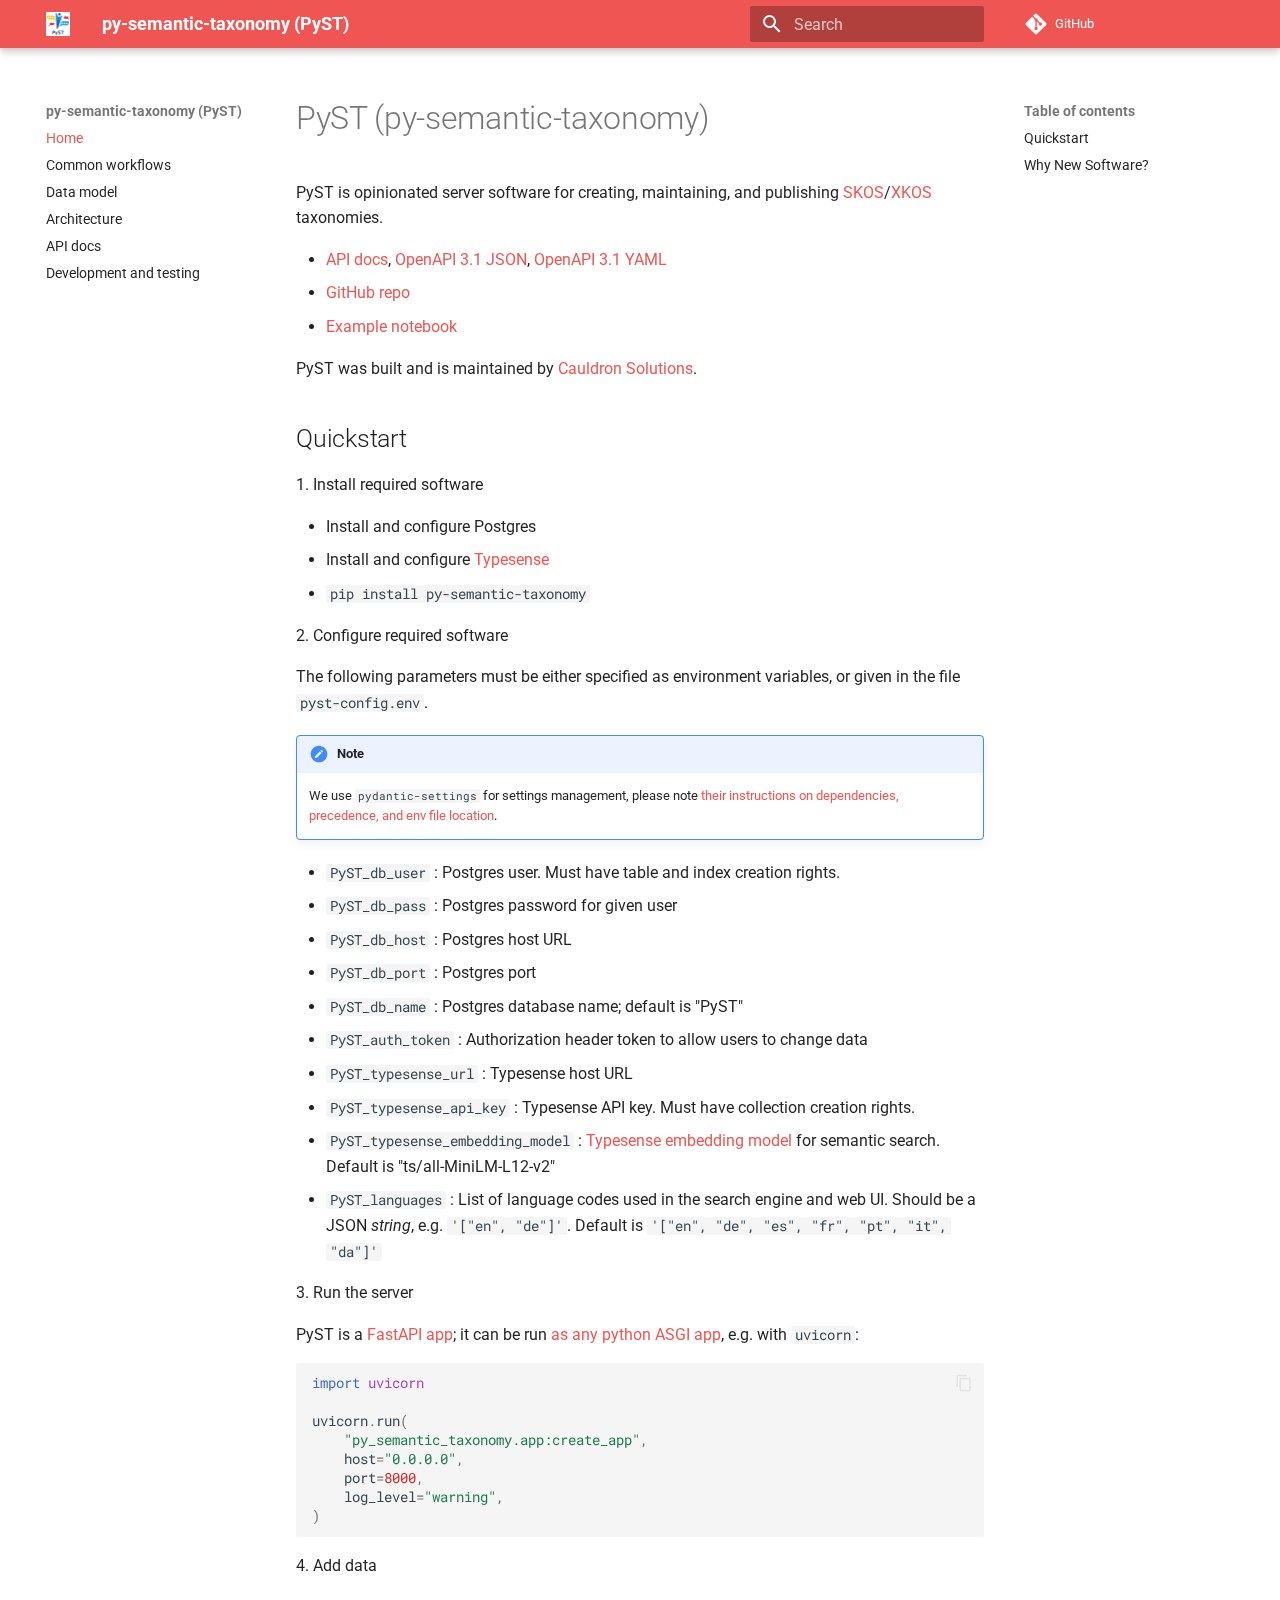
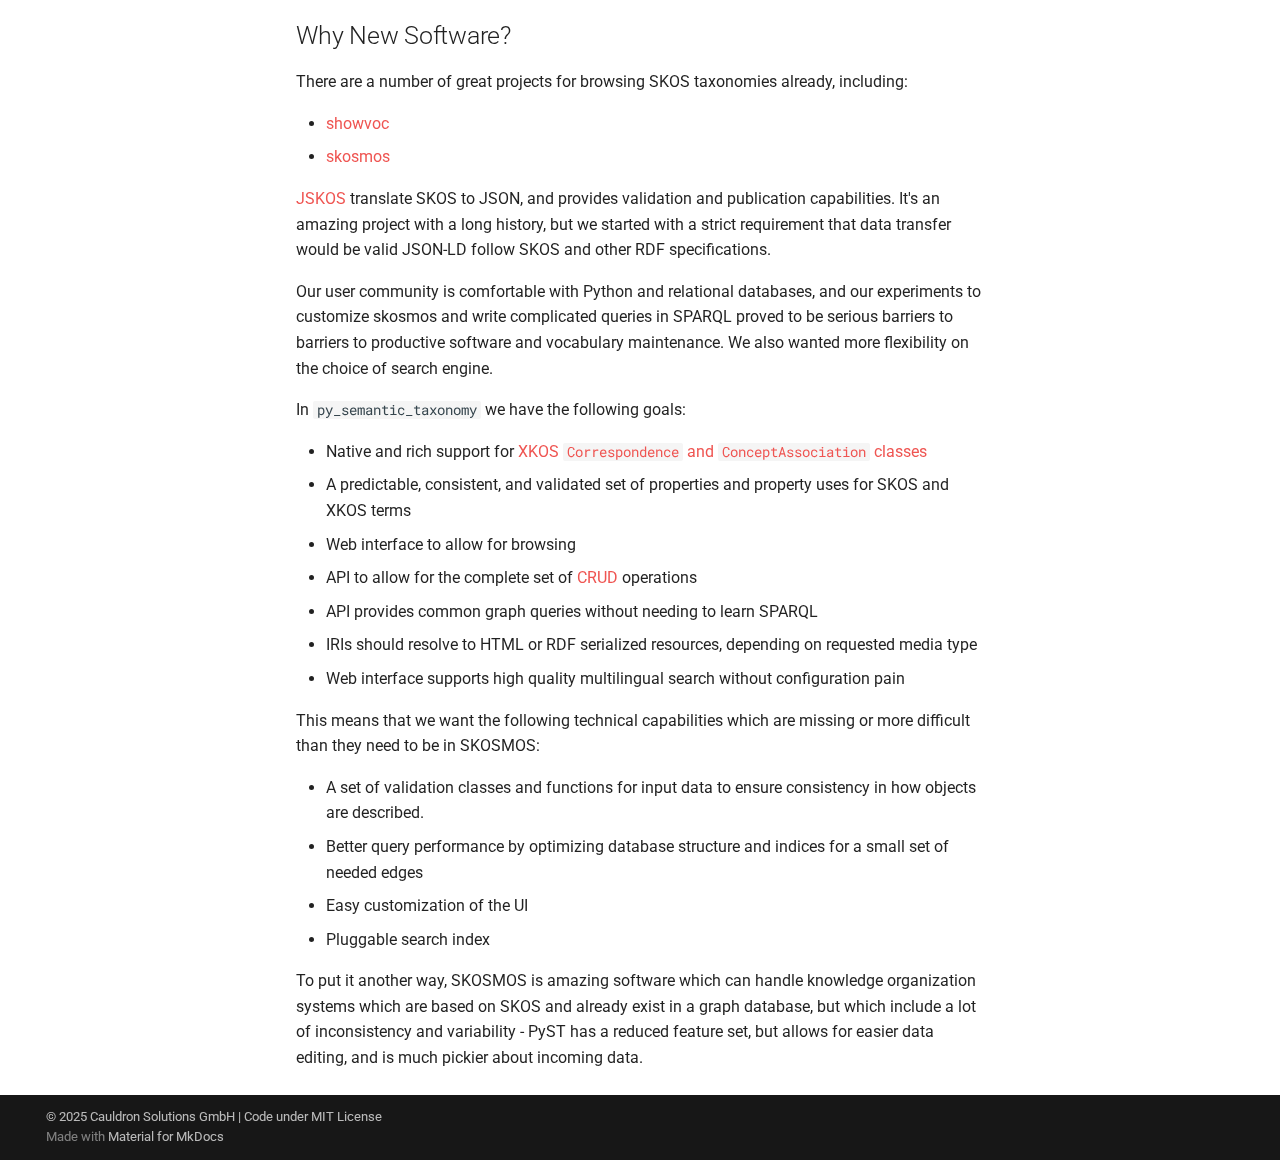
<file: docs/index.html>
<!doctype html>
<html lang="en" class="no-js">
  <head>
    
      <meta charset="utf-8">
      <meta name="viewport" content="width=device-width,initial-scale=1">
      
      
      
        <link rel="canonical" href="https://docs.pyst.dev/">
      
      
      
        <link rel="next" href="common-workflows/">
      
      
      <link rel="icon" href="img/favicon-96x96.png">
      <meta name="generator" content="mkdocs-1.6.1, mkdocs-material-9.6.11">
    
    
      
        <title>py-semantic-taxonomy (PyST)</title>
      
    
    
      <link rel="stylesheet" href="assets/stylesheets/main.4af4bdda.min.css">
      
        
        <link rel="stylesheet" href="assets/stylesheets/palette.06af60db.min.css">
      
      


    
    
      
    
    
      
        
        
        <link rel="preconnect" href="https://fonts.gstatic.com" crossorigin>
        <link rel="stylesheet" href="https://fonts.googleapis.com/css?family=Roboto:300,300i,400,400i,700,700i%7CRoboto+Mono:400,400i,700,700i&display=fallback">
        <style>:root{--md-text-font:"Roboto";--md-code-font:"Roboto Mono"}</style>
      
    
    
    <script>__md_scope=new URL(".",location),__md_hash=e=>[...e].reduce(((e,_)=>(e<<5)-e+_.charCodeAt(0)),0),__md_get=(e,_=localStorage,t=__md_scope)=>JSON.parse(_.getItem(t.pathname+"."+e)),__md_set=(e,_,t=localStorage,a=__md_scope)=>{try{t.setItem(a.pathname+"."+e,JSON.stringify(_))}catch(e){}}</script>
    
      

    
    
    
  </head>
  
  
    
    
    
    
    
    <body dir="ltr" data-md-color-scheme="default" data-md-color-primary="red" data-md-color-accent="indigo">
  
    
    <input class="md-toggle" data-md-toggle="drawer" type="checkbox" id="__drawer" autocomplete="off">
    <input class="md-toggle" data-md-toggle="search" type="checkbox" id="__search" autocomplete="off">
    <label class="md-overlay" for="__drawer"></label>
    <div data-md-component="skip">
      
        
        <a href="#pyst-py-semantic-taxonomy" class="md-skip">
          Skip to content
        </a>
      
    </div>
    <div data-md-component="announce">
      
    </div>
    
    
      

  

<header class="md-header md-header--shadow" data-md-component="header">
  <nav class="md-header__inner md-grid" aria-label="Header">
    <a href="." title="py-semantic-taxonomy (PyST)" class="md-header__button md-logo" aria-label="py-semantic-taxonomy (PyST)" data-md-component="logo">
      
  <img src="img/logo.png" alt="logo">

    </a>
    <label class="md-header__button md-icon" for="__drawer">
      
      <svg xmlns="http://www.w3.org/2000/svg" viewBox="0 0 24 24"><path d="M3 6h18v2H3zm0 5h18v2H3zm0 5h18v2H3z"/></svg>
    </label>
    <div class="md-header__title" data-md-component="header-title">
      <div class="md-header__ellipsis">
        <div class="md-header__topic">
          <span class="md-ellipsis">
            py-semantic-taxonomy (PyST)
          </span>
        </div>
        <div class="md-header__topic" data-md-component="header-topic">
          <span class="md-ellipsis">
            
              Home
            
          </span>
        </div>
      </div>
    </div>
    
      
    
    
    
    
      
      
        <label class="md-header__button md-icon" for="__search">
          
          <svg xmlns="http://www.w3.org/2000/svg" viewBox="0 0 24 24"><path d="M9.5 3A6.5 6.5 0 0 1 16 9.5c0 1.61-.59 3.09-1.56 4.23l.27.27h.79l5 5-1.5 1.5-5-5v-.79l-.27-.27A6.52 6.52 0 0 1 9.5 16 6.5 6.5 0 0 1 3 9.5 6.5 6.5 0 0 1 9.5 3m0 2C7 5 5 7 5 9.5S7 14 9.5 14 14 12 14 9.5 12 5 9.5 5"/></svg>
        </label>
        <div class="md-search" data-md-component="search" role="dialog">
  <label class="md-search__overlay" for="__search"></label>
  <div class="md-search__inner" role="search">
    <form class="md-search__form" name="search">
      <input type="text" class="md-search__input" name="query" aria-label="Search" placeholder="Search" autocapitalize="off" autocorrect="off" autocomplete="off" spellcheck="false" data-md-component="search-query" required>
      <label class="md-search__icon md-icon" for="__search">
        
        <svg xmlns="http://www.w3.org/2000/svg" viewBox="0 0 24 24"><path d="M9.5 3A6.5 6.5 0 0 1 16 9.5c0 1.61-.59 3.09-1.56 4.23l.27.27h.79l5 5-1.5 1.5-5-5v-.79l-.27-.27A6.52 6.52 0 0 1 9.5 16 6.5 6.5 0 0 1 3 9.5 6.5 6.5 0 0 1 9.5 3m0 2C7 5 5 7 5 9.5S7 14 9.5 14 14 12 14 9.5 12 5 9.5 5"/></svg>
        
        <svg xmlns="http://www.w3.org/2000/svg" viewBox="0 0 24 24"><path d="M20 11v2H8l5.5 5.5-1.42 1.42L4.16 12l7.92-7.92L13.5 5.5 8 11z"/></svg>
      </label>
      <nav class="md-search__options" aria-label="Search">
        
        <button type="reset" class="md-search__icon md-icon" title="Clear" aria-label="Clear" tabindex="-1">
          
          <svg xmlns="http://www.w3.org/2000/svg" viewBox="0 0 24 24"><path d="M19 6.41 17.59 5 12 10.59 6.41 5 5 6.41 10.59 12 5 17.59 6.41 19 12 13.41 17.59 19 19 17.59 13.41 12z"/></svg>
        </button>
      </nav>
      
    </form>
    <div class="md-search__output">
      <div class="md-search__scrollwrap" tabindex="0" data-md-scrollfix>
        <div class="md-search-result" data-md-component="search-result">
          <div class="md-search-result__meta">
            Initializing search
          </div>
          <ol class="md-search-result__list" role="presentation"></ol>
        </div>
      </div>
    </div>
  </div>
</div>
      
    
    
      <div class="md-header__source">
        <a href="https://github.com/cauldron/py-semantic-taxonomy/" title="Go to repository" class="md-source" data-md-component="source">
  <div class="md-source__icon md-icon">
    
    <svg xmlns="http://www.w3.org/2000/svg" viewBox="0 0 448 512"><!--! Font Awesome Free 6.7.2 by @fontawesome - https://fontawesome.com License - https://fontawesome.com/license/free (Icons: CC BY 4.0, Fonts: SIL OFL 1.1, Code: MIT License) Copyright 2024 Fonticons, Inc.--><path d="M439.55 236.05 244 40.45a28.87 28.87 0 0 0-40.81 0l-40.66 40.63 51.52 51.52c27.06-9.14 52.68 16.77 43.39 43.68l49.66 49.66c34.23-11.8 61.18 31 35.47 56.69-26.49 26.49-70.21-2.87-56-37.34L240.22 199v121.85c25.3 12.54 22.26 41.85 9.08 55a34.34 34.34 0 0 1-48.55 0c-17.57-17.6-11.07-46.91 11.25-56v-123c-20.8-8.51-24.6-30.74-18.64-45L142.57 101 8.45 235.14a28.86 28.86 0 0 0 0 40.81l195.61 195.6a28.86 28.86 0 0 0 40.8 0l194.69-194.69a28.86 28.86 0 0 0 0-40.81"/></svg>
  </div>
  <div class="md-source__repository">
    GitHub
  </div>
</a>
      </div>
    
  </nav>
  
</header>
    
    <div class="md-container" data-md-component="container">
      
      
        
          
        
      
      <main class="md-main" data-md-component="main">
        <div class="md-main__inner md-grid">
          
            
              
              <div class="md-sidebar md-sidebar--primary" data-md-component="sidebar" data-md-type="navigation" >
                <div class="md-sidebar__scrollwrap">
                  <div class="md-sidebar__inner">
                    



<nav class="md-nav md-nav--primary" aria-label="Navigation" data-md-level="0">
  <label class="md-nav__title" for="__drawer">
    <a href="." title="py-semantic-taxonomy (PyST)" class="md-nav__button md-logo" aria-label="py-semantic-taxonomy (PyST)" data-md-component="logo">
      
  <img src="img/logo.png" alt="logo">

    </a>
    py-semantic-taxonomy (PyST)
  </label>
  
    <div class="md-nav__source">
      <a href="https://github.com/cauldron/py-semantic-taxonomy/" title="Go to repository" class="md-source" data-md-component="source">
  <div class="md-source__icon md-icon">
    
    <svg xmlns="http://www.w3.org/2000/svg" viewBox="0 0 448 512"><!--! Font Awesome Free 6.7.2 by @fontawesome - https://fontawesome.com License - https://fontawesome.com/license/free (Icons: CC BY 4.0, Fonts: SIL OFL 1.1, Code: MIT License) Copyright 2024 Fonticons, Inc.--><path d="M439.55 236.05 244 40.45a28.87 28.87 0 0 0-40.81 0l-40.66 40.63 51.52 51.52c27.06-9.14 52.68 16.77 43.39 43.68l49.66 49.66c34.23-11.8 61.18 31 35.47 56.69-26.49 26.49-70.21-2.87-56-37.34L240.22 199v121.85c25.3 12.54 22.26 41.85 9.08 55a34.34 34.34 0 0 1-48.55 0c-17.57-17.6-11.07-46.91 11.25-56v-123c-20.8-8.51-24.6-30.74-18.64-45L142.57 101 8.45 235.14a28.86 28.86 0 0 0 0 40.81l195.61 195.6a28.86 28.86 0 0 0 40.8 0l194.69-194.69a28.86 28.86 0 0 0 0-40.81"/></svg>
  </div>
  <div class="md-source__repository">
    GitHub
  </div>
</a>
    </div>
  
  <ul class="md-nav__list" data-md-scrollfix>
    
      
      
  
  
    
  
  
  
    <li class="md-nav__item md-nav__item--active">
      
      <input class="md-nav__toggle md-toggle" type="checkbox" id="__toc">
      
      
        
      
      
        <label class="md-nav__link md-nav__link--active" for="__toc">
          
  
  
  <span class="md-ellipsis">
    Home
    
  </span>
  

          <span class="md-nav__icon md-icon"></span>
        </label>
      
      <a href="." class="md-nav__link md-nav__link--active">
        
  
  
  <span class="md-ellipsis">
    Home
    
  </span>
  

      </a>
      
        

<nav class="md-nav md-nav--secondary" aria-label="Table of contents">
  
  
  
    
  
  
    <label class="md-nav__title" for="__toc">
      <span class="md-nav__icon md-icon"></span>
      Table of contents
    </label>
    <ul class="md-nav__list" data-md-component="toc" data-md-scrollfix>
      
        <li class="md-nav__item">
  <a href="#quickstart" class="md-nav__link">
    <span class="md-ellipsis">
      Quickstart
    </span>
  </a>
  
</li>
      
        <li class="md-nav__item">
  <a href="#why-new-software" class="md-nav__link">
    <span class="md-ellipsis">
      Why New Software?
    </span>
  </a>
  
</li>
      
    </ul>
  
</nav>
      
    </li>
  

    
      
      
  
  
  
  
    <li class="md-nav__item">
      <a href="common-workflows/" class="md-nav__link">
        
  
  
  <span class="md-ellipsis">
    Common workflows
    
  </span>
  

      </a>
    </li>
  

    
      
      
  
  
  
  
    <li class="md-nav__item">
      <a href="data-model/" class="md-nav__link">
        
  
  
  <span class="md-ellipsis">
    Data model
    
  </span>
  

      </a>
    </li>
  

    
      
      
  
  
  
  
    <li class="md-nav__item">
      <a href="architecture/" class="md-nav__link">
        
  
  
  <span class="md-ellipsis">
    Architecture
    
  </span>
  

      </a>
    </li>
  

    
      
      
  
  
  
  
    <li class="md-nav__item">
      <a href="https://docs.pyst.dev/api/" class="md-nav__link">
        
  
  
  <span class="md-ellipsis">
    API docs
    
  </span>
  

      </a>
    </li>
  

    
      
      
  
  
  
  
    <li class="md-nav__item">
      <a href="development/" class="md-nav__link">
        
  
  
  <span class="md-ellipsis">
    Development and testing
    
  </span>
  

      </a>
    </li>
  

    
  </ul>
</nav>
                  </div>
                </div>
              </div>
            
            
              
              <div class="md-sidebar md-sidebar--secondary" data-md-component="sidebar" data-md-type="toc" >
                <div class="md-sidebar__scrollwrap">
                  <div class="md-sidebar__inner">
                    

<nav class="md-nav md-nav--secondary" aria-label="Table of contents">
  
  
  
    
  
  
    <label class="md-nav__title" for="__toc">
      <span class="md-nav__icon md-icon"></span>
      Table of contents
    </label>
    <ul class="md-nav__list" data-md-component="toc" data-md-scrollfix>
      
        <li class="md-nav__item">
  <a href="#quickstart" class="md-nav__link">
    <span class="md-ellipsis">
      Quickstart
    </span>
  </a>
  
</li>
      
        <li class="md-nav__item">
  <a href="#why-new-software" class="md-nav__link">
    <span class="md-ellipsis">
      Why New Software?
    </span>
  </a>
  
</li>
      
    </ul>
  
</nav>
                  </div>
                </div>
              </div>
            
          
          
            <div class="md-content" data-md-component="content">
              <article class="md-content__inner md-typeset">
                
                  


  
  


<h1 id="pyst-py-semantic-taxonomy">PyST (py-semantic-taxonomy)<a class="headerlink" href="#pyst-py-semantic-taxonomy" title="Permanent link">#</a></h1>
<p>PyST is opinionated server software for creating, maintaining, and publishing <a href="https://www.w3.org/TR/skos-reference/">SKOS</a>/<a href="https://rdf-vocabulary.ddialliance.org/xkos.html">XKOS</a> taxonomies.</p>
<ul>
<li><a href="https://docs.pyst.dev/api/">API docs</a>, <a href="https://docs.pyst.dev/api/openapi.json">OpenAPI 3.1 JSON</a>, <a href="https://docs.pyst.dev/api/openapi.yaml">OpenAPI 3.1 YAML</a></li>
<li><a href="https://github.com/cauldron/py-semantic-taxonomy/">GitHub repo</a></li>
<li><a href="https://github.com/cauldron/py-semantic-taxonomy/blob/main/examples/PyST%20basic%20demo.ipynb">Example notebook</a></li>
</ul>
<p>PyST was built and is maintained by <a href="https://www.cauldron.ch/">Cauldron Solutions</a>.</p>
<h2 id="quickstart">Quickstart<a class="headerlink" href="#quickstart" title="Permanent link">#</a></h2>
<p>1. Install required software</p>
<ul>
<li>Install and configure Postgres</li>
<li>Install and configure <a href="https://typesense.org/">Typesense</a></li>
<li><code>pip install py-semantic-taxonomy</code></li>
</ul>
<p>2. Configure required software</p>
<p>The following parameters must be either specified as environment variables, or given in the file <code>pyst-config.env</code>.</p>
<div class="admonition note">
<p class="admonition-title">Note</p>
<p>We use <code>pydantic-settings</code> for settings management, please note <a href="https://docs.pydantic.dev/1.10/usage/settings/#dotenv-env-support">their instructions on dependencies, precedence, and env file location</a>.</p>
</div>
<ul>
<li><code>PyST_db_user</code> : Postgres user. Must have table and index creation rights.</li>
<li><code>PyST_db_pass</code> : Postgres password for given user</li>
<li><code>PyST_db_host</code> : Postgres host URL</li>
<li><code>PyST_db_port</code> : Postgres port</li>
<li><code>PyST_db_name</code> : Postgres database name; default is "PyST"</li>
<li><code>PyST_auth_token</code> : Authorization header token to allow users to change data</li>
<li><code>PyST_typesense_url</code> : Typesense host URL</li>
<li><code>PyST_typesense_api_key</code> : Typesense API key. Must have collection creation rights.</li>
<li><code>PyST_typesense_embedding_model</code> : <a href="https://typesense.org/docs/28.0/api/vector-search.html#using-built-in-models">Typesense embedding model</a> for semantic search. Default is "ts/all-MiniLM-L12-v2"</li>
<li><code>PyST_languages</code> : List of language codes used in the search engine and web UI. Should be a JSON <em>string</em>, e.g. <code>'["en", "de"]'</code>. Default is <code>'["en", "de", "es", "fr", "pt", "it", "da"]'</code></li>
</ul>
<p>3. Run the server</p>
<p>PyST is a <a href="https://fastapi.tiangolo.com/">FastAPI app</a>; it can be run <a href="https://fastapi.tiangolo.com/deployment/manually/">as any python ASGI app</a>, e.g. with <code>uvicorn</code>:</p>
<div class="highlight"><pre><span></span><code><span class="kn">import</span><span class="w"> </span><span class="nn">uvicorn</span>

<span class="n">uvicorn</span><span class="o">.</span><span class="n">run</span><span class="p">(</span>
    <span class="s2">&quot;py_semantic_taxonomy.app:create_app&quot;</span><span class="p">,</span>
    <span class="n">host</span><span class="o">=</span><span class="s2">&quot;0.0.0.0&quot;</span><span class="p">,</span>
    <span class="n">port</span><span class="o">=</span><span class="mi">8000</span><span class="p">,</span>
    <span class="n">log_level</span><span class="o">=</span><span class="s2">&quot;warning&quot;</span><span class="p">,</span>
<span class="p">)</span>
</code></pre></div>
<p>4. Add data</p>
<h2 id="why-new-software">Why New Software?<a class="headerlink" href="#why-new-software" title="Permanent link">#</a></h2>
<p>There are a number of great projects for browsing SKOS taxonomies already, including:</p>
<ul>
<li><a href="https://showvoc.uniroma2.it/">showvoc</a></li>
<li><a href="https://skosmos.org/">skosmos</a></li>
</ul>
<p><a href="https://gbv.github.io/jskos/">JSKOS</a> translate SKOS to JSON, and provides validation and publication capabilities. It's an amazing project with a long history, but we started with a strict requirement that data transfer would be valid JSON-LD follow SKOS and other RDF specifications.</p>
<p>Our user community is comfortable with Python and relational databases, and our experiments to customize skosmos and write complicated queries in SPARQL proved to be serious barriers to barriers to productive software and vocabulary maintenance. We also wanted more flexibility on the choice of search engine.</p>
<p>In <code>py_semantic_taxonomy</code> we have the following goals:</p>
<ul>
<li>Native and rich support for <a href="https://rdf-vocabulary.ddialliance.org/xkos.html">XKOS</a> <a href="https://rdf-vocabulary.ddialliance.org/xkos.html#correspondences"><code>Correspondence</code> and <code>ConceptAssociation</code> classes</a></li>
<li>A predictable, consistent, and validated set of properties and property uses for SKOS and XKOS terms</li>
<li>Web interface to allow for browsing</li>
<li>API to allow for the complete set of <a href="https://en.wikipedia.org/wiki/Create,_read,_update_and_delete">CRUD</a> operations</li>
<li>API provides common graph queries without needing to learn SPARQL</li>
<li>IRIs should resolve to HTML or RDF serialized resources, depending on requested media type</li>
<li>Web interface supports high quality multilingual search without configuration pain</li>
</ul>
<p>This means that we want the following technical capabilities which are missing or more difficult than they need to be in SKOSMOS:</p>
<ul>
<li>A set of validation classes and functions for input data to ensure consistency in how objects are described.</li>
<li>Better query performance by optimizing database structure and indices for a small set of needed edges</li>
<li>Easy customization of the UI</li>
<li>Pluggable search index</li>
</ul>
<p>To put it another way, SKOSMOS is amazing software which can handle knowledge organization systems which are based on SKOS and already exist in a graph database, but which include a lot of inconsistency and variability - PyST has a reduced feature set, but allows for easier data editing, and is much pickier about incoming data.</p>












                
              </article>
            </div>
          
          
<script>var target=document.getElementById(location.hash.slice(1));target&&target.name&&(target.checked=target.name.startsWith("__tabbed_"))</script>
        </div>
        
          <button type="button" class="md-top md-icon" data-md-component="top" hidden>
  
  <svg xmlns="http://www.w3.org/2000/svg" viewBox="0 0 24 24"><path d="M13 20h-2V8l-5.5 5.5-1.42-1.42L12 4.16l7.92 7.92-1.42 1.42L13 8z"/></svg>
  Back to top
</button>
        
      </main>
      
        <footer class="md-footer">
  
  <div class="md-footer-meta md-typeset">
    <div class="md-footer-meta__inner md-grid">
      <div class="md-copyright">
  
    <div class="md-copyright__highlight">
      © 2025 Cauldron Solutions GmbH | Code under MIT License
    </div>
  
  
    Made with
    <a href="https://squidfunk.github.io/mkdocs-material/" target="_blank" rel="noopener">
      Material for MkDocs
    </a>
  
</div>
      
    </div>
  </div>
</footer>
      
    </div>
    <div class="md-dialog" data-md-component="dialog">
      <div class="md-dialog__inner md-typeset"></div>
    </div>
    
      <div class="md-progress" data-md-component="progress" role="progressbar"></div>
    
    
    
      
      <script id="__config" type="application/json">{"base": ".", "features": ["navigation.instant", "navigation.instant.progress", "navigation.expand", "navigation.path", "navigation.indexes", "navigation.top", "content.footnote.tooltips", "content.code.copy"], "search": "assets/javascripts/workers/search.f8cc74c7.min.js", "tags": null, "translations": {"clipboard.copied": "Copied to clipboard", "clipboard.copy": "Copy to clipboard", "search.result.more.one": "1 more on this page", "search.result.more.other": "# more on this page", "search.result.none": "No matching documents", "search.result.one": "1 matching document", "search.result.other": "# matching documents", "search.result.placeholder": "Type to start searching", "search.result.term.missing": "Missing", "select.version": "Select version"}, "version": null}</script>
    
    
      <script src="assets/javascripts/bundle.c8b220af.min.js"></script>
      
    
  </body>
</html>
</file>
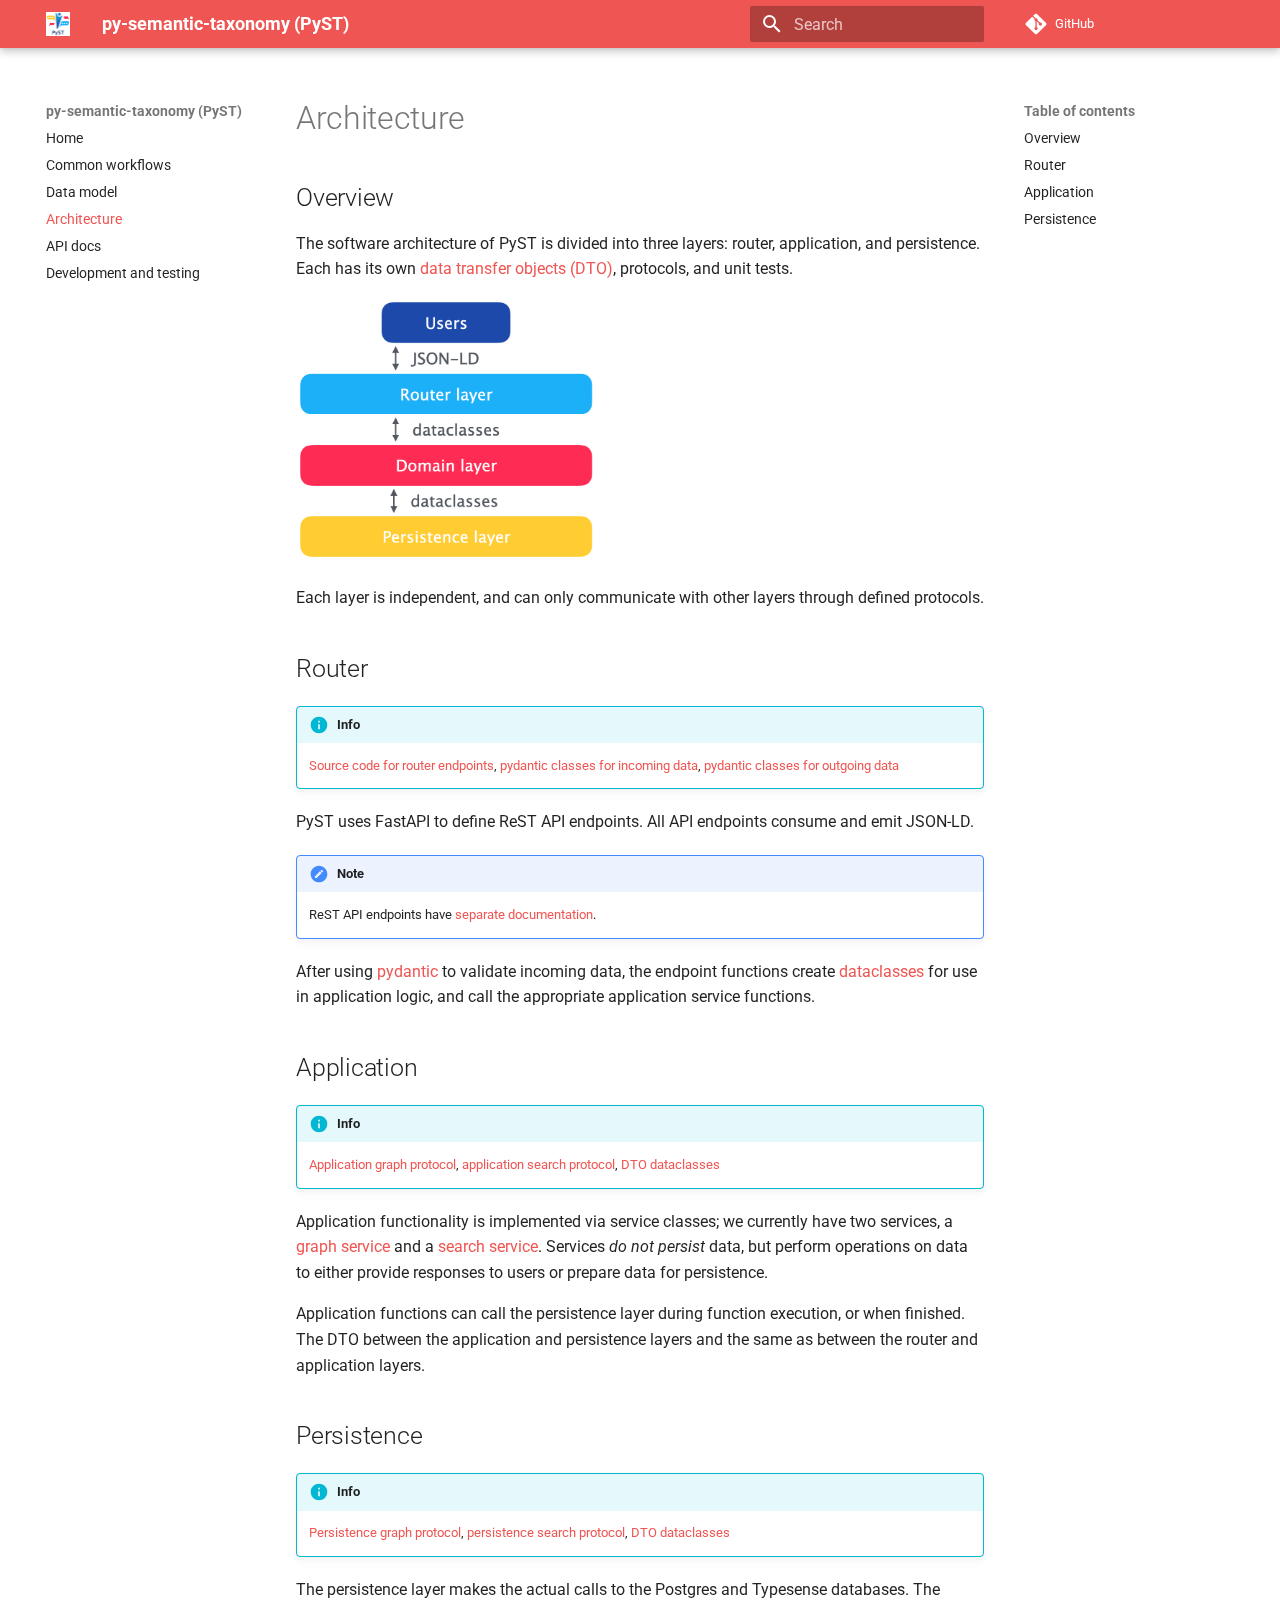
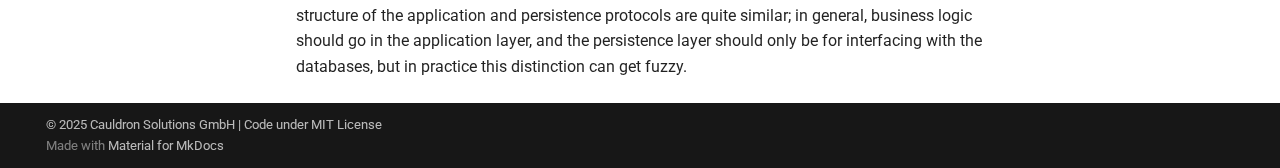
<file: docs/architecture/index.html>
<!doctype html>
<html lang="en" class="no-js">
  <head>
    
      <meta charset="utf-8">
      <meta name="viewport" content="width=device-width,initial-scale=1">
      
      
      
        <link rel="canonical" href="https://docs.pyst.dev/architecture/">
      
      
        <link rel="prev" href="../data-model/">
      
      
        <link rel="next" href="../development/">
      
      
      <link rel="icon" href="../img/favicon-96x96.png">
      <meta name="generator" content="mkdocs-1.6.1, mkdocs-material-9.6.11">
    
    
      
        <title>Architecture - py-semantic-taxonomy (PyST)</title>
      
    
    
      <link rel="stylesheet" href="../assets/stylesheets/main.4af4bdda.min.css">
      
        
        <link rel="stylesheet" href="../assets/stylesheets/palette.06af60db.min.css">
      
      


    
    
      
    
    
      
        
        
        <link rel="preconnect" href="https://fonts.gstatic.com" crossorigin>
        <link rel="stylesheet" href="https://fonts.googleapis.com/css?family=Roboto:300,300i,400,400i,700,700i%7CRoboto+Mono:400,400i,700,700i&display=fallback">
        <style>:root{--md-text-font:"Roboto";--md-code-font:"Roboto Mono"}</style>
      
    
    
    <script>__md_scope=new URL("..",location),__md_hash=e=>[...e].reduce(((e,_)=>(e<<5)-e+_.charCodeAt(0)),0),__md_get=(e,_=localStorage,t=__md_scope)=>JSON.parse(_.getItem(t.pathname+"."+e)),__md_set=(e,_,t=localStorage,a=__md_scope)=>{try{t.setItem(a.pathname+"."+e,JSON.stringify(_))}catch(e){}}</script>
    
      

    
    
    
  </head>
  
  
    
    
    
    
    
    <body dir="ltr" data-md-color-scheme="default" data-md-color-primary="red" data-md-color-accent="indigo">
  
    
    <input class="md-toggle" data-md-toggle="drawer" type="checkbox" id="__drawer" autocomplete="off">
    <input class="md-toggle" data-md-toggle="search" type="checkbox" id="__search" autocomplete="off">
    <label class="md-overlay" for="__drawer"></label>
    <div data-md-component="skip">
      
        
        <a href="#architecture" class="md-skip">
          Skip to content
        </a>
      
    </div>
    <div data-md-component="announce">
      
    </div>
    
    
      

  

<header class="md-header md-header--shadow" data-md-component="header">
  <nav class="md-header__inner md-grid" aria-label="Header">
    <a href=".." title="py-semantic-taxonomy (PyST)" class="md-header__button md-logo" aria-label="py-semantic-taxonomy (PyST)" data-md-component="logo">
      
  <img src="../img/logo.png" alt="logo">

    </a>
    <label class="md-header__button md-icon" for="__drawer">
      
      <svg xmlns="http://www.w3.org/2000/svg" viewBox="0 0 24 24"><path d="M3 6h18v2H3zm0 5h18v2H3zm0 5h18v2H3z"/></svg>
    </label>
    <div class="md-header__title" data-md-component="header-title">
      <div class="md-header__ellipsis">
        <div class="md-header__topic">
          <span class="md-ellipsis">
            py-semantic-taxonomy (PyST)
          </span>
        </div>
        <div class="md-header__topic" data-md-component="header-topic">
          <span class="md-ellipsis">
            
              Architecture
            
          </span>
        </div>
      </div>
    </div>
    
      
    
    
    
    
      
      
        <label class="md-header__button md-icon" for="__search">
          
          <svg xmlns="http://www.w3.org/2000/svg" viewBox="0 0 24 24"><path d="M9.5 3A6.5 6.5 0 0 1 16 9.5c0 1.61-.59 3.09-1.56 4.23l.27.27h.79l5 5-1.5 1.5-5-5v-.79l-.27-.27A6.52 6.52 0 0 1 9.5 16 6.5 6.5 0 0 1 3 9.5 6.5 6.5 0 0 1 9.5 3m0 2C7 5 5 7 5 9.5S7 14 9.5 14 14 12 14 9.5 12 5 9.5 5"/></svg>
        </label>
        <div class="md-search" data-md-component="search" role="dialog">
  <label class="md-search__overlay" for="__search"></label>
  <div class="md-search__inner" role="search">
    <form class="md-search__form" name="search">
      <input type="text" class="md-search__input" name="query" aria-label="Search" placeholder="Search" autocapitalize="off" autocorrect="off" autocomplete="off" spellcheck="false" data-md-component="search-query" required>
      <label class="md-search__icon md-icon" for="__search">
        
        <svg xmlns="http://www.w3.org/2000/svg" viewBox="0 0 24 24"><path d="M9.5 3A6.5 6.5 0 0 1 16 9.5c0 1.61-.59 3.09-1.56 4.23l.27.27h.79l5 5-1.5 1.5-5-5v-.79l-.27-.27A6.52 6.52 0 0 1 9.5 16 6.5 6.5 0 0 1 3 9.5 6.5 6.5 0 0 1 9.5 3m0 2C7 5 5 7 5 9.5S7 14 9.5 14 14 12 14 9.5 12 5 9.5 5"/></svg>
        
        <svg xmlns="http://www.w3.org/2000/svg" viewBox="0 0 24 24"><path d="M20 11v2H8l5.5 5.5-1.42 1.42L4.16 12l7.92-7.92L13.5 5.5 8 11z"/></svg>
      </label>
      <nav class="md-search__options" aria-label="Search">
        
        <button type="reset" class="md-search__icon md-icon" title="Clear" aria-label="Clear" tabindex="-1">
          
          <svg xmlns="http://www.w3.org/2000/svg" viewBox="0 0 24 24"><path d="M19 6.41 17.59 5 12 10.59 6.41 5 5 6.41 10.59 12 5 17.59 6.41 19 12 13.41 17.59 19 19 17.59 13.41 12z"/></svg>
        </button>
      </nav>
      
    </form>
    <div class="md-search__output">
      <div class="md-search__scrollwrap" tabindex="0" data-md-scrollfix>
        <div class="md-search-result" data-md-component="search-result">
          <div class="md-search-result__meta">
            Initializing search
          </div>
          <ol class="md-search-result__list" role="presentation"></ol>
        </div>
      </div>
    </div>
  </div>
</div>
      
    
    
      <div class="md-header__source">
        <a href="https://github.com/cauldron/py-semantic-taxonomy/" title="Go to repository" class="md-source" data-md-component="source">
  <div class="md-source__icon md-icon">
    
    <svg xmlns="http://www.w3.org/2000/svg" viewBox="0 0 448 512"><!--! Font Awesome Free 6.7.2 by @fontawesome - https://fontawesome.com License - https://fontawesome.com/license/free (Icons: CC BY 4.0, Fonts: SIL OFL 1.1, Code: MIT License) Copyright 2024 Fonticons, Inc.--><path d="M439.55 236.05 244 40.45a28.87 28.87 0 0 0-40.81 0l-40.66 40.63 51.52 51.52c27.06-9.14 52.68 16.77 43.39 43.68l49.66 49.66c34.23-11.8 61.18 31 35.47 56.69-26.49 26.49-70.21-2.87-56-37.34L240.22 199v121.85c25.3 12.54 22.26 41.85 9.08 55a34.34 34.34 0 0 1-48.55 0c-17.57-17.6-11.07-46.91 11.25-56v-123c-20.8-8.51-24.6-30.74-18.64-45L142.57 101 8.45 235.14a28.86 28.86 0 0 0 0 40.81l195.61 195.6a28.86 28.86 0 0 0 40.8 0l194.69-194.69a28.86 28.86 0 0 0 0-40.81"/></svg>
  </div>
  <div class="md-source__repository">
    GitHub
  </div>
</a>
      </div>
    
  </nav>
  
</header>
    
    <div class="md-container" data-md-component="container">
      
      
        
          
        
      
      <main class="md-main" data-md-component="main">
        <div class="md-main__inner md-grid">
          
            
              
              <div class="md-sidebar md-sidebar--primary" data-md-component="sidebar" data-md-type="navigation" >
                <div class="md-sidebar__scrollwrap">
                  <div class="md-sidebar__inner">
                    



<nav class="md-nav md-nav--primary" aria-label="Navigation" data-md-level="0">
  <label class="md-nav__title" for="__drawer">
    <a href=".." title="py-semantic-taxonomy (PyST)" class="md-nav__button md-logo" aria-label="py-semantic-taxonomy (PyST)" data-md-component="logo">
      
  <img src="../img/logo.png" alt="logo">

    </a>
    py-semantic-taxonomy (PyST)
  </label>
  
    <div class="md-nav__source">
      <a href="https://github.com/cauldron/py-semantic-taxonomy/" title="Go to repository" class="md-source" data-md-component="source">
  <div class="md-source__icon md-icon">
    
    <svg xmlns="http://www.w3.org/2000/svg" viewBox="0 0 448 512"><!--! Font Awesome Free 6.7.2 by @fontawesome - https://fontawesome.com License - https://fontawesome.com/license/free (Icons: CC BY 4.0, Fonts: SIL OFL 1.1, Code: MIT License) Copyright 2024 Fonticons, Inc.--><path d="M439.55 236.05 244 40.45a28.87 28.87 0 0 0-40.81 0l-40.66 40.63 51.52 51.52c27.06-9.14 52.68 16.77 43.39 43.68l49.66 49.66c34.23-11.8 61.18 31 35.47 56.69-26.49 26.49-70.21-2.87-56-37.34L240.22 199v121.85c25.3 12.54 22.26 41.85 9.08 55a34.34 34.34 0 0 1-48.55 0c-17.57-17.6-11.07-46.91 11.25-56v-123c-20.8-8.51-24.6-30.74-18.64-45L142.57 101 8.45 235.14a28.86 28.86 0 0 0 0 40.81l195.61 195.6a28.86 28.86 0 0 0 40.8 0l194.69-194.69a28.86 28.86 0 0 0 0-40.81"/></svg>
  </div>
  <div class="md-source__repository">
    GitHub
  </div>
</a>
    </div>
  
  <ul class="md-nav__list" data-md-scrollfix>
    
      
      
  
  
  
  
    <li class="md-nav__item">
      <a href=".." class="md-nav__link">
        
  
  
  <span class="md-ellipsis">
    Home
    
  </span>
  

      </a>
    </li>
  

    
      
      
  
  
  
  
    <li class="md-nav__item">
      <a href="../common-workflows/" class="md-nav__link">
        
  
  
  <span class="md-ellipsis">
    Common workflows
    
  </span>
  

      </a>
    </li>
  

    
      
      
  
  
  
  
    <li class="md-nav__item">
      <a href="../data-model/" class="md-nav__link">
        
  
  
  <span class="md-ellipsis">
    Data model
    
  </span>
  

      </a>
    </li>
  

    
      
      
  
  
    
  
  
  
    <li class="md-nav__item md-nav__item--active">
      
      <input class="md-nav__toggle md-toggle" type="checkbox" id="__toc">
      
      
        
      
      
        <label class="md-nav__link md-nav__link--active" for="__toc">
          
  
  
  <span class="md-ellipsis">
    Architecture
    
  </span>
  

          <span class="md-nav__icon md-icon"></span>
        </label>
      
      <a href="./" class="md-nav__link md-nav__link--active">
        
  
  
  <span class="md-ellipsis">
    Architecture
    
  </span>
  

      </a>
      
        

<nav class="md-nav md-nav--secondary" aria-label="Table of contents">
  
  
  
    
  
  
    <label class="md-nav__title" for="__toc">
      <span class="md-nav__icon md-icon"></span>
      Table of contents
    </label>
    <ul class="md-nav__list" data-md-component="toc" data-md-scrollfix>
      
        <li class="md-nav__item">
  <a href="#overview" class="md-nav__link">
    <span class="md-ellipsis">
      Overview
    </span>
  </a>
  
</li>
      
        <li class="md-nav__item">
  <a href="#router" class="md-nav__link">
    <span class="md-ellipsis">
      Router
    </span>
  </a>
  
</li>
      
        <li class="md-nav__item">
  <a href="#application" class="md-nav__link">
    <span class="md-ellipsis">
      Application
    </span>
  </a>
  
</li>
      
        <li class="md-nav__item">
  <a href="#persistence" class="md-nav__link">
    <span class="md-ellipsis">
      Persistence
    </span>
  </a>
  
</li>
      
    </ul>
  
</nav>
      
    </li>
  

    
      
      
  
  
  
  
    <li class="md-nav__item">
      <a href="https://docs.pyst.dev/api/" class="md-nav__link">
        
  
  
  <span class="md-ellipsis">
    API docs
    
  </span>
  

      </a>
    </li>
  

    
      
      
  
  
  
  
    <li class="md-nav__item">
      <a href="../development/" class="md-nav__link">
        
  
  
  <span class="md-ellipsis">
    Development and testing
    
  </span>
  

      </a>
    </li>
  

    
  </ul>
</nav>
                  </div>
                </div>
              </div>
            
            
              
              <div class="md-sidebar md-sidebar--secondary" data-md-component="sidebar" data-md-type="toc" >
                <div class="md-sidebar__scrollwrap">
                  <div class="md-sidebar__inner">
                    

<nav class="md-nav md-nav--secondary" aria-label="Table of contents">
  
  
  
    
  
  
    <label class="md-nav__title" for="__toc">
      <span class="md-nav__icon md-icon"></span>
      Table of contents
    </label>
    <ul class="md-nav__list" data-md-component="toc" data-md-scrollfix>
      
        <li class="md-nav__item">
  <a href="#overview" class="md-nav__link">
    <span class="md-ellipsis">
      Overview
    </span>
  </a>
  
</li>
      
        <li class="md-nav__item">
  <a href="#router" class="md-nav__link">
    <span class="md-ellipsis">
      Router
    </span>
  </a>
  
</li>
      
        <li class="md-nav__item">
  <a href="#application" class="md-nav__link">
    <span class="md-ellipsis">
      Application
    </span>
  </a>
  
</li>
      
        <li class="md-nav__item">
  <a href="#persistence" class="md-nav__link">
    <span class="md-ellipsis">
      Persistence
    </span>
  </a>
  
</li>
      
    </ul>
  
</nav>
                  </div>
                </div>
              </div>
            
          
          
            <div class="md-content" data-md-component="content">
              <article class="md-content__inner md-typeset">
                
                  


  
  


<h1 id="architecture">Architecture<a class="headerlink" href="#architecture" title="Permanent link">#</a></h1>
<h2 id="overview">Overview<a class="headerlink" href="#overview" title="Permanent link">#</a></h2>
<p>The software architecture of PyST is divided into three layers: router, application, and persistence. Each has its own <a href="https://en.wikipedia.org/wiki/Data_transfer_object">data transfer objects (DTO)</a>, protocols, and unit tests.</p>
<p><img alt="Architecture diagram with three layers and DTOs" src="../img/architecture.png" width="300" /></p>
<p>Each layer is independent, and can only communicate with other layers through defined protocols.</p>
<h2 id="router">Router<a class="headerlink" href="#router" title="Permanent link">#</a></h2>
<div class="admonition info">
<p class="admonition-title">Info</p>
<p><a href="https://github.com/cauldron/py-semantic-taxonomy/blob/main/src/py_semantic_taxonomy/adapters/routers/router.py">Source code for router endpoints</a>, <a href="https://github.com/cauldron/py-semantic-taxonomy/blob/main/src/py_semantic_taxonomy/adapters/routers/request_dto.py">pydantic classes for incoming data</a>, <a href="https://github.com/cauldron/py-semantic-taxonomy/blob/main/src/py_semantic_taxonomy/adapters/routers/response_dto.py">pydantic classes for outgoing data</a></p>
</div>
<p>PyST uses FastAPI to define ReST API endpoints. All API endpoints consume and emit JSON-LD.</p>
<div class="admonition note">
<p class="admonition-title">Note</p>
<p>ReST API endpoints have <a href="https://docs.pyst.dev/api/">separate documentation</a>.</p>
</div>
<p>After using <a href="https://docs.pydantic.dev/latest/">pydantic</a> to validate incoming data, the endpoint functions create <a href="https://docs.python.org/3/library/dataclasses.html">dataclasses</a> for use in application logic, and call the appropriate application service functions.</p>
<h2 id="application">Application<a class="headerlink" href="#application" title="Permanent link">#</a></h2>
<div class="admonition info">
<p class="admonition-title">Info</p>
<p><a href="https://github.com/cauldron/py-semantic-taxonomy/blob/main/src/py_semantic_taxonomy/domain/ports.py#L76">Application graph protocol</a>, <a href="https://github.com/cauldron/py-semantic-taxonomy/blob/main/src/py_semantic_taxonomy/domain/ports.py#L150">application search protocol</a>, <a href="https://github.com/cauldron/py-semantic-taxonomy/blob/main/src/py_semantic_taxonomy/domain/entities.py">DTO dataclasses</a></p>
</div>
<p>Application functionality is implemented via service classes; we currently have two services, a <a href="https://github.com/cauldron/py-semantic-taxonomy/blob/main/src/py_semantic_taxonomy/application/graph_service.py">graph service</a> and a <a href="https://github.com/cauldron/py-semantic-taxonomy/blob/main/src/py_semantic_taxonomy/application/search_service.py">search service</a>. Services <em>do not persist</em> data, but perform operations on data to either provide responses to users or prepare data for persistence.</p>
<p>Application functions can call the persistence layer during function execution, or when finished. The DTO between the application and persistence layers and the same as between the router and application layers.</p>
<h2 id="persistence">Persistence<a class="headerlink" href="#persistence" title="Permanent link">#</a></h2>
<div class="admonition info">
<p class="admonition-title">Info</p>
<p><a href="https://github.com/cauldron/py-semantic-taxonomy/blob/main/src/py_semantic_taxonomy/domain/ports.py#L17">Persistence graph protocol</a>, <a href="https://github.com/cauldron/py-semantic-taxonomy/blob/main/src/py_semantic_taxonomy/domain/ports.py#L133">persistence search protocol</a>, <a href="https://github.com/cauldron/py-semantic-taxonomy/blob/main/src/py_semantic_taxonomy/domain/entities.py">DTO dataclasses</a></p>
</div>
<p>The persistence layer makes the actual calls to the Postgres and Typesense databases. The structure of the application and persistence protocols are quite similar; in general, business logic should go in the application layer, and the persistence layer should only be for interfacing with the databases, but in practice this distinction can get fuzzy.</p>












                
              </article>
            </div>
          
          
<script>var target=document.getElementById(location.hash.slice(1));target&&target.name&&(target.checked=target.name.startsWith("__tabbed_"))</script>
        </div>
        
          <button type="button" class="md-top md-icon" data-md-component="top" hidden>
  
  <svg xmlns="http://www.w3.org/2000/svg" viewBox="0 0 24 24"><path d="M13 20h-2V8l-5.5 5.5-1.42-1.42L12 4.16l7.92 7.92-1.42 1.42L13 8z"/></svg>
  Back to top
</button>
        
      </main>
      
        <footer class="md-footer">
  
  <div class="md-footer-meta md-typeset">
    <div class="md-footer-meta__inner md-grid">
      <div class="md-copyright">
  
    <div class="md-copyright__highlight">
      © 2025 Cauldron Solutions GmbH | Code under MIT License
    </div>
  
  
    Made with
    <a href="https://squidfunk.github.io/mkdocs-material/" target="_blank" rel="noopener">
      Material for MkDocs
    </a>
  
</div>
      
    </div>
  </div>
</footer>
      
    </div>
    <div class="md-dialog" data-md-component="dialog">
      <div class="md-dialog__inner md-typeset"></div>
    </div>
    
      <div class="md-progress" data-md-component="progress" role="progressbar"></div>
    
    
    
      
      <script id="__config" type="application/json">{"base": "..", "features": ["navigation.instant", "navigation.instant.progress", "navigation.expand", "navigation.path", "navigation.indexes", "navigation.top", "content.footnote.tooltips", "content.code.copy"], "search": "../assets/javascripts/workers/search.f8cc74c7.min.js", "tags": null, "translations": {"clipboard.copied": "Copied to clipboard", "clipboard.copy": "Copy to clipboard", "search.result.more.one": "1 more on this page", "search.result.more.other": "# more on this page", "search.result.none": "No matching documents", "search.result.one": "1 matching document", "search.result.other": "# matching documents", "search.result.placeholder": "Type to start searching", "search.result.term.missing": "Missing", "select.version": "Select version"}, "version": null}</script>
    
    
      <script src="../assets/javascripts/bundle.c8b220af.min.js"></script>
      
    
  </body>
</html>
</file>
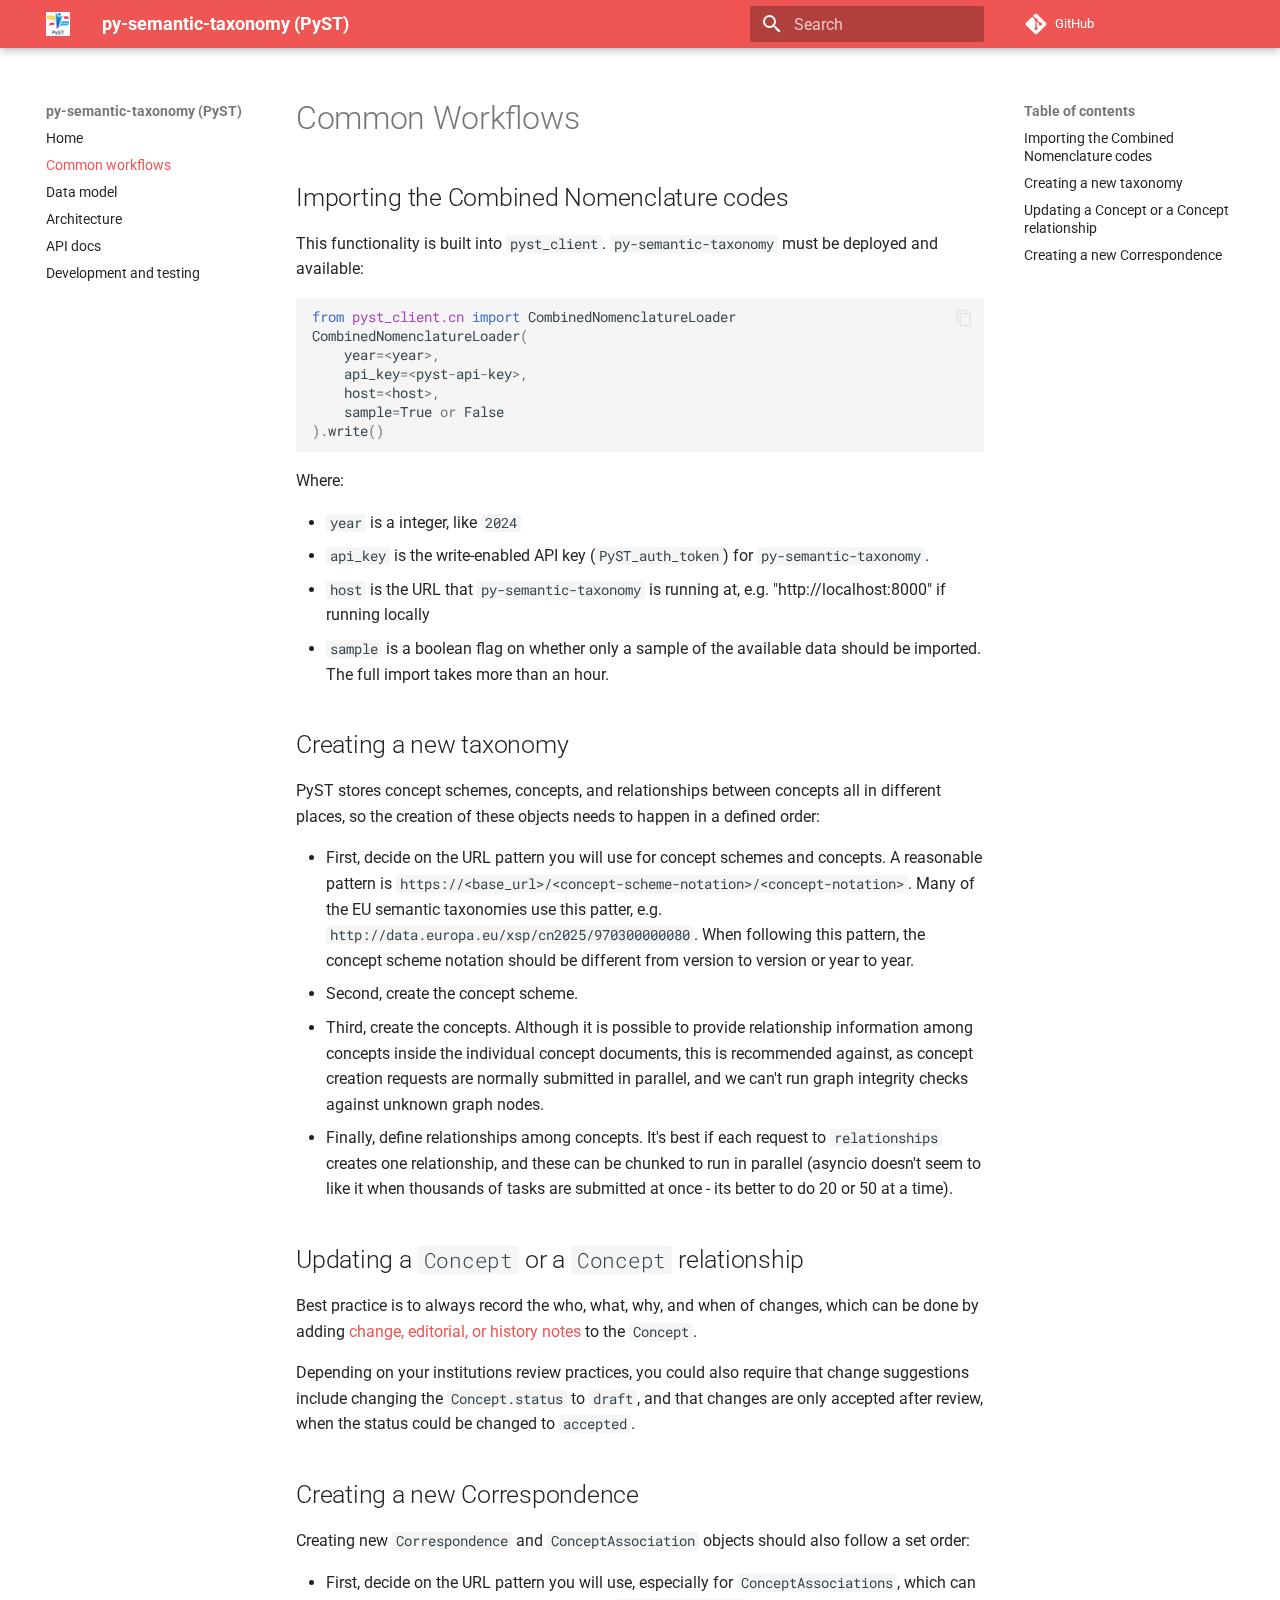
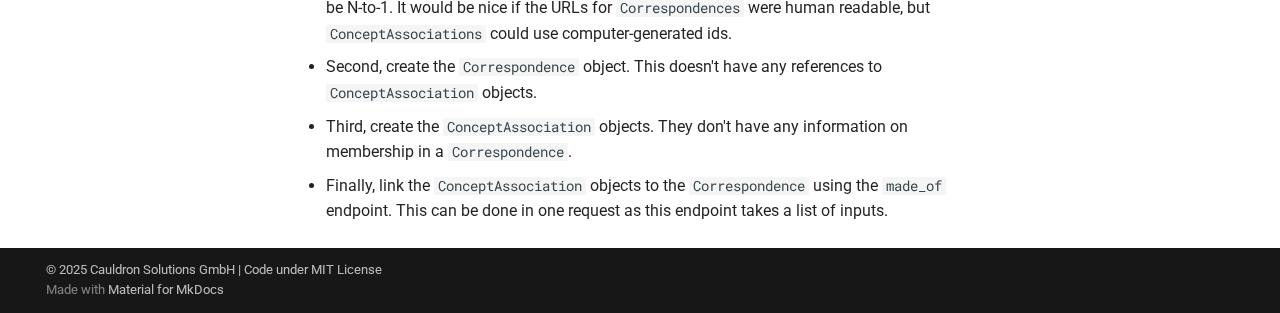
<file: docs/common-workflows/index.html>
<!doctype html>
<html lang="en" class="no-js">
  <head>
    
      <meta charset="utf-8">
      <meta name="viewport" content="width=device-width,initial-scale=1">
      
      
      
        <link rel="canonical" href="https://docs.pyst.dev/common-workflows/">
      
      
        <link rel="prev" href="..">
      
      
        <link rel="next" href="../data-model/">
      
      
      <link rel="icon" href="../img/favicon-96x96.png">
      <meta name="generator" content="mkdocs-1.6.1, mkdocs-material-9.6.11">
    
    
      
        <title>Common workflows - py-semantic-taxonomy (PyST)</title>
      
    
    
      <link rel="stylesheet" href="../assets/stylesheets/main.4af4bdda.min.css">
      
        
        <link rel="stylesheet" href="../assets/stylesheets/palette.06af60db.min.css">
      
      


    
    
      
    
    
      
        
        
        <link rel="preconnect" href="https://fonts.gstatic.com" crossorigin>
        <link rel="stylesheet" href="https://fonts.googleapis.com/css?family=Roboto:300,300i,400,400i,700,700i%7CRoboto+Mono:400,400i,700,700i&display=fallback">
        <style>:root{--md-text-font:"Roboto";--md-code-font:"Roboto Mono"}</style>
      
    
    
    <script>__md_scope=new URL("..",location),__md_hash=e=>[...e].reduce(((e,_)=>(e<<5)-e+_.charCodeAt(0)),0),__md_get=(e,_=localStorage,t=__md_scope)=>JSON.parse(_.getItem(t.pathname+"."+e)),__md_set=(e,_,t=localStorage,a=__md_scope)=>{try{t.setItem(a.pathname+"."+e,JSON.stringify(_))}catch(e){}}</script>
    
      

    
    
    
  </head>
  
  
    
    
    
    
    
    <body dir="ltr" data-md-color-scheme="default" data-md-color-primary="red" data-md-color-accent="indigo">
  
    
    <input class="md-toggle" data-md-toggle="drawer" type="checkbox" id="__drawer" autocomplete="off">
    <input class="md-toggle" data-md-toggle="search" type="checkbox" id="__search" autocomplete="off">
    <label class="md-overlay" for="__drawer"></label>
    <div data-md-component="skip">
      
        
        <a href="#common-workflows" class="md-skip">
          Skip to content
        </a>
      
    </div>
    <div data-md-component="announce">
      
    </div>
    
    
      

  

<header class="md-header md-header--shadow" data-md-component="header">
  <nav class="md-header__inner md-grid" aria-label="Header">
    <a href=".." title="py-semantic-taxonomy (PyST)" class="md-header__button md-logo" aria-label="py-semantic-taxonomy (PyST)" data-md-component="logo">
      
  <img src="../img/logo.png" alt="logo">

    </a>
    <label class="md-header__button md-icon" for="__drawer">
      
      <svg xmlns="http://www.w3.org/2000/svg" viewBox="0 0 24 24"><path d="M3 6h18v2H3zm0 5h18v2H3zm0 5h18v2H3z"/></svg>
    </label>
    <div class="md-header__title" data-md-component="header-title">
      <div class="md-header__ellipsis">
        <div class="md-header__topic">
          <span class="md-ellipsis">
            py-semantic-taxonomy (PyST)
          </span>
        </div>
        <div class="md-header__topic" data-md-component="header-topic">
          <span class="md-ellipsis">
            
              Common workflows
            
          </span>
        </div>
      </div>
    </div>
    
      
    
    
    
    
      
      
        <label class="md-header__button md-icon" for="__search">
          
          <svg xmlns="http://www.w3.org/2000/svg" viewBox="0 0 24 24"><path d="M9.5 3A6.5 6.5 0 0 1 16 9.5c0 1.61-.59 3.09-1.56 4.23l.27.27h.79l5 5-1.5 1.5-5-5v-.79l-.27-.27A6.52 6.52 0 0 1 9.5 16 6.5 6.5 0 0 1 3 9.5 6.5 6.5 0 0 1 9.5 3m0 2C7 5 5 7 5 9.5S7 14 9.5 14 14 12 14 9.5 12 5 9.5 5"/></svg>
        </label>
        <div class="md-search" data-md-component="search" role="dialog">
  <label class="md-search__overlay" for="__search"></label>
  <div class="md-search__inner" role="search">
    <form class="md-search__form" name="search">
      <input type="text" class="md-search__input" name="query" aria-label="Search" placeholder="Search" autocapitalize="off" autocorrect="off" autocomplete="off" spellcheck="false" data-md-component="search-query" required>
      <label class="md-search__icon md-icon" for="__search">
        
        <svg xmlns="http://www.w3.org/2000/svg" viewBox="0 0 24 24"><path d="M9.5 3A6.5 6.5 0 0 1 16 9.5c0 1.61-.59 3.09-1.56 4.23l.27.27h.79l5 5-1.5 1.5-5-5v-.79l-.27-.27A6.52 6.52 0 0 1 9.5 16 6.5 6.5 0 0 1 3 9.5 6.5 6.5 0 0 1 9.5 3m0 2C7 5 5 7 5 9.5S7 14 9.5 14 14 12 14 9.5 12 5 9.5 5"/></svg>
        
        <svg xmlns="http://www.w3.org/2000/svg" viewBox="0 0 24 24"><path d="M20 11v2H8l5.5 5.5-1.42 1.42L4.16 12l7.92-7.92L13.5 5.5 8 11z"/></svg>
      </label>
      <nav class="md-search__options" aria-label="Search">
        
        <button type="reset" class="md-search__icon md-icon" title="Clear" aria-label="Clear" tabindex="-1">
          
          <svg xmlns="http://www.w3.org/2000/svg" viewBox="0 0 24 24"><path d="M19 6.41 17.59 5 12 10.59 6.41 5 5 6.41 10.59 12 5 17.59 6.41 19 12 13.41 17.59 19 19 17.59 13.41 12z"/></svg>
        </button>
      </nav>
      
    </form>
    <div class="md-search__output">
      <div class="md-search__scrollwrap" tabindex="0" data-md-scrollfix>
        <div class="md-search-result" data-md-component="search-result">
          <div class="md-search-result__meta">
            Initializing search
          </div>
          <ol class="md-search-result__list" role="presentation"></ol>
        </div>
      </div>
    </div>
  </div>
</div>
      
    
    
      <div class="md-header__source">
        <a href="https://github.com/cauldron/py-semantic-taxonomy/" title="Go to repository" class="md-source" data-md-component="source">
  <div class="md-source__icon md-icon">
    
    <svg xmlns="http://www.w3.org/2000/svg" viewBox="0 0 448 512"><!--! Font Awesome Free 6.7.2 by @fontawesome - https://fontawesome.com License - https://fontawesome.com/license/free (Icons: CC BY 4.0, Fonts: SIL OFL 1.1, Code: MIT License) Copyright 2024 Fonticons, Inc.--><path d="M439.55 236.05 244 40.45a28.87 28.87 0 0 0-40.81 0l-40.66 40.63 51.52 51.52c27.06-9.14 52.68 16.77 43.39 43.68l49.66 49.66c34.23-11.8 61.18 31 35.47 56.69-26.49 26.49-70.21-2.87-56-37.34L240.22 199v121.85c25.3 12.54 22.26 41.85 9.08 55a34.34 34.34 0 0 1-48.55 0c-17.57-17.6-11.07-46.91 11.25-56v-123c-20.8-8.51-24.6-30.74-18.64-45L142.57 101 8.45 235.14a28.86 28.86 0 0 0 0 40.81l195.61 195.6a28.86 28.86 0 0 0 40.8 0l194.69-194.69a28.86 28.86 0 0 0 0-40.81"/></svg>
  </div>
  <div class="md-source__repository">
    GitHub
  </div>
</a>
      </div>
    
  </nav>
  
</header>
    
    <div class="md-container" data-md-component="container">
      
      
        
          
        
      
      <main class="md-main" data-md-component="main">
        <div class="md-main__inner md-grid">
          
            
              
              <div class="md-sidebar md-sidebar--primary" data-md-component="sidebar" data-md-type="navigation" >
                <div class="md-sidebar__scrollwrap">
                  <div class="md-sidebar__inner">
                    



<nav class="md-nav md-nav--primary" aria-label="Navigation" data-md-level="0">
  <label class="md-nav__title" for="__drawer">
    <a href=".." title="py-semantic-taxonomy (PyST)" class="md-nav__button md-logo" aria-label="py-semantic-taxonomy (PyST)" data-md-component="logo">
      
  <img src="../img/logo.png" alt="logo">

    </a>
    py-semantic-taxonomy (PyST)
  </label>
  
    <div class="md-nav__source">
      <a href="https://github.com/cauldron/py-semantic-taxonomy/" title="Go to repository" class="md-source" data-md-component="source">
  <div class="md-source__icon md-icon">
    
    <svg xmlns="http://www.w3.org/2000/svg" viewBox="0 0 448 512"><!--! Font Awesome Free 6.7.2 by @fontawesome - https://fontawesome.com License - https://fontawesome.com/license/free (Icons: CC BY 4.0, Fonts: SIL OFL 1.1, Code: MIT License) Copyright 2024 Fonticons, Inc.--><path d="M439.55 236.05 244 40.45a28.87 28.87 0 0 0-40.81 0l-40.66 40.63 51.52 51.52c27.06-9.14 52.68 16.77 43.39 43.68l49.66 49.66c34.23-11.8 61.18 31 35.47 56.69-26.49 26.49-70.21-2.87-56-37.34L240.22 199v121.85c25.3 12.54 22.26 41.85 9.08 55a34.34 34.34 0 0 1-48.55 0c-17.57-17.6-11.07-46.91 11.25-56v-123c-20.8-8.51-24.6-30.74-18.64-45L142.57 101 8.45 235.14a28.86 28.86 0 0 0 0 40.81l195.61 195.6a28.86 28.86 0 0 0 40.8 0l194.69-194.69a28.86 28.86 0 0 0 0-40.81"/></svg>
  </div>
  <div class="md-source__repository">
    GitHub
  </div>
</a>
    </div>
  
  <ul class="md-nav__list" data-md-scrollfix>
    
      
      
  
  
  
  
    <li class="md-nav__item">
      <a href=".." class="md-nav__link">
        
  
  
  <span class="md-ellipsis">
    Home
    
  </span>
  

      </a>
    </li>
  

    
      
      
  
  
    
  
  
  
    <li class="md-nav__item md-nav__item--active">
      
      <input class="md-nav__toggle md-toggle" type="checkbox" id="__toc">
      
      
        
      
      
        <label class="md-nav__link md-nav__link--active" for="__toc">
          
  
  
  <span class="md-ellipsis">
    Common workflows
    
  </span>
  

          <span class="md-nav__icon md-icon"></span>
        </label>
      
      <a href="./" class="md-nav__link md-nav__link--active">
        
  
  
  <span class="md-ellipsis">
    Common workflows
    
  </span>
  

      </a>
      
        

<nav class="md-nav md-nav--secondary" aria-label="Table of contents">
  
  
  
    
  
  
    <label class="md-nav__title" for="__toc">
      <span class="md-nav__icon md-icon"></span>
      Table of contents
    </label>
    <ul class="md-nav__list" data-md-component="toc" data-md-scrollfix>
      
        <li class="md-nav__item">
  <a href="#importing-the-combined-nomenclature-codes" class="md-nav__link">
    <span class="md-ellipsis">
      Importing the Combined Nomenclature codes
    </span>
  </a>
  
</li>
      
        <li class="md-nav__item">
  <a href="#creating-a-new-taxonomy" class="md-nav__link">
    <span class="md-ellipsis">
      Creating a new taxonomy
    </span>
  </a>
  
</li>
      
        <li class="md-nav__item">
  <a href="#updating-a-concept-or-a-concept-relationship" class="md-nav__link">
    <span class="md-ellipsis">
      Updating a Concept or a Concept relationship
    </span>
  </a>
  
</li>
      
        <li class="md-nav__item">
  <a href="#creating-a-new-correspondence" class="md-nav__link">
    <span class="md-ellipsis">
      Creating a new Correspondence
    </span>
  </a>
  
</li>
      
    </ul>
  
</nav>
      
    </li>
  

    
      
      
  
  
  
  
    <li class="md-nav__item">
      <a href="../data-model/" class="md-nav__link">
        
  
  
  <span class="md-ellipsis">
    Data model
    
  </span>
  

      </a>
    </li>
  

    
      
      
  
  
  
  
    <li class="md-nav__item">
      <a href="../architecture/" class="md-nav__link">
        
  
  
  <span class="md-ellipsis">
    Architecture
    
  </span>
  

      </a>
    </li>
  

    
      
      
  
  
  
  
    <li class="md-nav__item">
      <a href="https://docs.pyst.dev/api/" class="md-nav__link">
        
  
  
  <span class="md-ellipsis">
    API docs
    
  </span>
  

      </a>
    </li>
  

    
      
      
  
  
  
  
    <li class="md-nav__item">
      <a href="../development/" class="md-nav__link">
        
  
  
  <span class="md-ellipsis">
    Development and testing
    
  </span>
  

      </a>
    </li>
  

    
  </ul>
</nav>
                  </div>
                </div>
              </div>
            
            
              
              <div class="md-sidebar md-sidebar--secondary" data-md-component="sidebar" data-md-type="toc" >
                <div class="md-sidebar__scrollwrap">
                  <div class="md-sidebar__inner">
                    

<nav class="md-nav md-nav--secondary" aria-label="Table of contents">
  
  
  
    
  
  
    <label class="md-nav__title" for="__toc">
      <span class="md-nav__icon md-icon"></span>
      Table of contents
    </label>
    <ul class="md-nav__list" data-md-component="toc" data-md-scrollfix>
      
        <li class="md-nav__item">
  <a href="#importing-the-combined-nomenclature-codes" class="md-nav__link">
    <span class="md-ellipsis">
      Importing the Combined Nomenclature codes
    </span>
  </a>
  
</li>
      
        <li class="md-nav__item">
  <a href="#creating-a-new-taxonomy" class="md-nav__link">
    <span class="md-ellipsis">
      Creating a new taxonomy
    </span>
  </a>
  
</li>
      
        <li class="md-nav__item">
  <a href="#updating-a-concept-or-a-concept-relationship" class="md-nav__link">
    <span class="md-ellipsis">
      Updating a Concept or a Concept relationship
    </span>
  </a>
  
</li>
      
        <li class="md-nav__item">
  <a href="#creating-a-new-correspondence" class="md-nav__link">
    <span class="md-ellipsis">
      Creating a new Correspondence
    </span>
  </a>
  
</li>
      
    </ul>
  
</nav>
                  </div>
                </div>
              </div>
            
          
          
            <div class="md-content" data-md-component="content">
              <article class="md-content__inner md-typeset">
                
                  


  
  


<h1 id="common-workflows">Common Workflows<a class="headerlink" href="#common-workflows" title="Permanent link">#</a></h1>
<h2 id="importing-the-combined-nomenclature-codes">Importing the Combined Nomenclature codes<a class="headerlink" href="#importing-the-combined-nomenclature-codes" title="Permanent link">#</a></h2>
<p>This functionality is built into <code>pyst_client</code>. <code>py-semantic-taxonomy</code> must be deployed and available:</p>
<div class="highlight"><pre><span></span><code><span class="kn">from</span><span class="w"> </span><span class="nn">pyst_client.cn</span><span class="w"> </span><span class="kn">import</span> <span class="n">CombinedNomenclatureLoader</span>
<span class="n">CombinedNomenclatureLoader</span><span class="p">(</span>
    <span class="n">year</span><span class="o">=&lt;</span><span class="n">year</span><span class="o">&gt;</span><span class="p">,</span>
    <span class="n">api_key</span><span class="o">=&lt;</span><span class="n">pyst</span><span class="o">-</span><span class="n">api</span><span class="o">-</span><span class="n">key</span><span class="o">&gt;</span><span class="p">,</span>
    <span class="n">host</span><span class="o">=&lt;</span><span class="n">host</span><span class="o">&gt;</span><span class="p">,</span>
    <span class="n">sample</span><span class="o">=</span><span class="kc">True</span> <span class="ow">or</span> <span class="kc">False</span>
<span class="p">)</span><span class="o">.</span><span class="n">write</span><span class="p">()</span>
</code></pre></div>
<p>Where:</p>
<ul>
<li><code>year</code> is a integer, like <code>2024</code></li>
<li><code>api_key</code> is the write-enabled API key (<code>PyST_auth_token</code>) for <code>py-semantic-taxonomy</code>.</li>
<li><code>host</code> is the URL that <code>py-semantic-taxonomy</code> is running at, e.g. "http://localhost:8000" if running locally</li>
<li><code>sample</code> is a boolean flag on whether only a sample of the available data should be imported. The full import takes more than an hour.</li>
</ul>
<h2 id="creating-a-new-taxonomy">Creating a new taxonomy<a class="headerlink" href="#creating-a-new-taxonomy" title="Permanent link">#</a></h2>
<p>PyST stores concept schemes, concepts, and relationships between concepts all in different places, so the creation of these objects needs to happen in a defined order:</p>
<ul>
<li>First, decide on the URL pattern you will use for concept schemes and concepts. A reasonable pattern is <code>https://&lt;base_url&gt;/&lt;concept-scheme-notation&gt;/&lt;concept-notation&gt;</code>. Many of the EU semantic taxonomies use this patter, e.g. <code>http://data.europa.eu/xsp/cn2025/970300000080</code>. When following this pattern, the concept scheme notation should be different from version to version or year to year.</li>
<li>Second, create the concept scheme.</li>
<li>Third, create the concepts. Although it is possible to provide relationship information among concepts inside the individual concept documents, this is recommended against, as concept creation requests are normally submitted in parallel, and we can't run graph integrity checks against unknown graph nodes.</li>
<li>Finally, define relationships among concepts. It's best if each request to <code>relationships</code> creates one relationship, and these can be chunked to run in parallel (asyncio doesn't seem to like it when thousands of tasks are submitted at once - its better to do 20 or 50 at a time).</li>
</ul>
<h2 id="updating-a-concept-or-a-concept-relationship">Updating a <code>Concept</code> or a <code>Concept</code> relationship<a class="headerlink" href="#updating-a-concept-or-a-concept-relationship" title="Permanent link">#</a></h2>
<p>Best practice is to always record the who, what, why, and when of changes, which can be done by adding <a href="https://docs.pyst.dev/data-model/#tracking-changes">change, editorial, or history notes</a> to the <code>Concept</code>.</p>
<p>Depending on your institutions review practices, you could also require that change suggestions include changing the <code>Concept.status</code> to <code>draft</code>, and that changes are only accepted after review, when the status could be changed to <code>accepted</code>.</p>
<h2 id="creating-a-new-correspondence">Creating a new Correspondence<a class="headerlink" href="#creating-a-new-correspondence" title="Permanent link">#</a></h2>
<p>Creating new <code>Correspondence</code> and <code>ConceptAssociation</code> objects should also follow a set order:</p>
<ul>
<li>First, decide on the URL pattern you will use, especially for <code>ConceptAssociations</code>, which can be N-to-1. It would be nice if the URLs for <code>Correspondences</code> were human readable, but <code>ConceptAssociations</code> could use computer-generated ids.</li>
<li>Second, create the <code>Correspondence</code> object. This doesn't have any references to <code>ConceptAssociation</code> objects.</li>
<li>Third, create the <code>ConceptAssociation</code> objects. They don't have any information on membership in a <code>Correspondence</code>.</li>
<li>Finally, link the <code>ConceptAssociation</code> objects to the <code>Correspondence</code> using the <code>made_of</code> endpoint. This can be done in one request as this endpoint takes a list of inputs.</li>
</ul>












                
              </article>
            </div>
          
          
<script>var target=document.getElementById(location.hash.slice(1));target&&target.name&&(target.checked=target.name.startsWith("__tabbed_"))</script>
        </div>
        
          <button type="button" class="md-top md-icon" data-md-component="top" hidden>
  
  <svg xmlns="http://www.w3.org/2000/svg" viewBox="0 0 24 24"><path d="M13 20h-2V8l-5.5 5.5-1.42-1.42L12 4.16l7.92 7.92-1.42 1.42L13 8z"/></svg>
  Back to top
</button>
        
      </main>
      
        <footer class="md-footer">
  
  <div class="md-footer-meta md-typeset">
    <div class="md-footer-meta__inner md-grid">
      <div class="md-copyright">
  
    <div class="md-copyright__highlight">
      © 2025 Cauldron Solutions GmbH | Code under MIT License
    </div>
  
  
    Made with
    <a href="https://squidfunk.github.io/mkdocs-material/" target="_blank" rel="noopener">
      Material for MkDocs
    </a>
  
</div>
      
    </div>
  </div>
</footer>
      
    </div>
    <div class="md-dialog" data-md-component="dialog">
      <div class="md-dialog__inner md-typeset"></div>
    </div>
    
      <div class="md-progress" data-md-component="progress" role="progressbar"></div>
    
    
    
      
      <script id="__config" type="application/json">{"base": "..", "features": ["navigation.instant", "navigation.instant.progress", "navigation.expand", "navigation.path", "navigation.indexes", "navigation.top", "content.footnote.tooltips", "content.code.copy"], "search": "../assets/javascripts/workers/search.f8cc74c7.min.js", "tags": null, "translations": {"clipboard.copied": "Copied to clipboard", "clipboard.copy": "Copy to clipboard", "search.result.more.one": "1 more on this page", "search.result.more.other": "# more on this page", "search.result.none": "No matching documents", "search.result.one": "1 matching document", "search.result.other": "# matching documents", "search.result.placeholder": "Type to start searching", "search.result.term.missing": "Missing", "select.version": "Select version"}, "version": null}</script>
    
    
      <script src="../assets/javascripts/bundle.c8b220af.min.js"></script>
      
    
  </body>
</html>
</file>
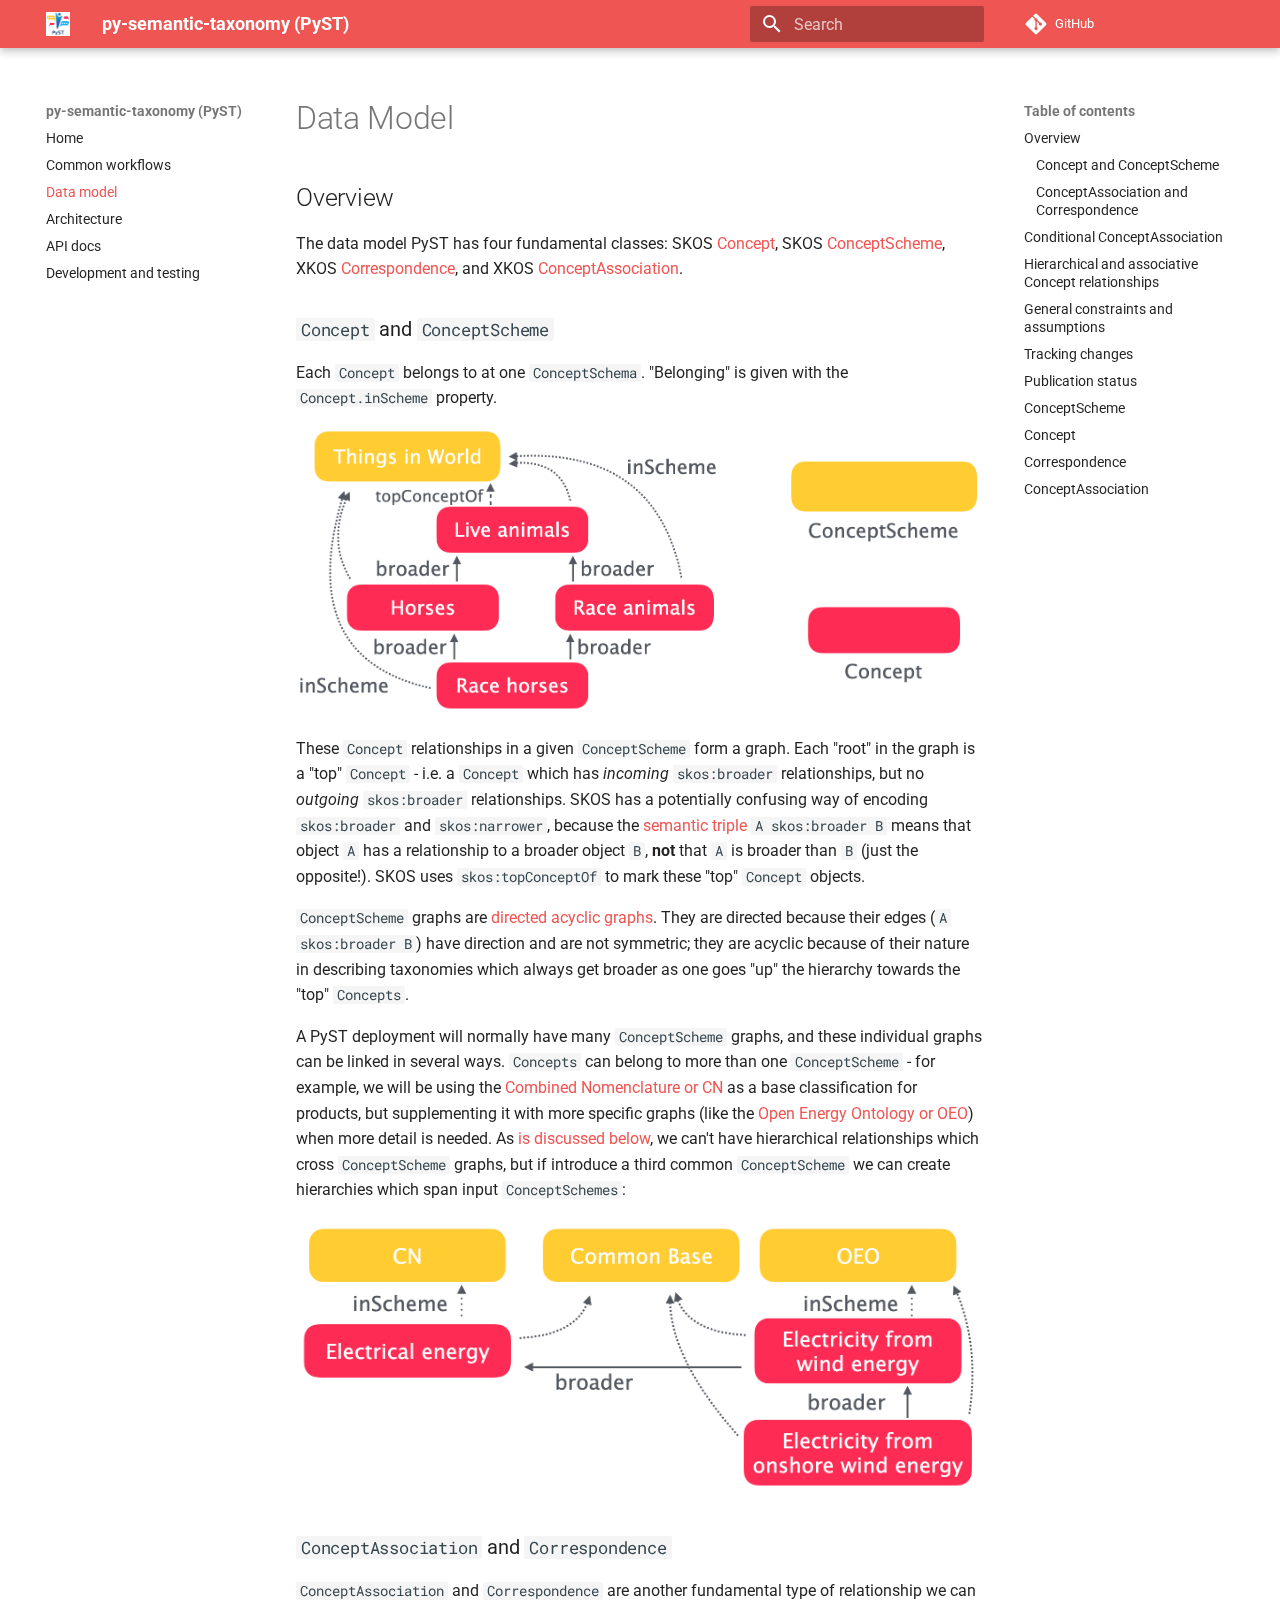
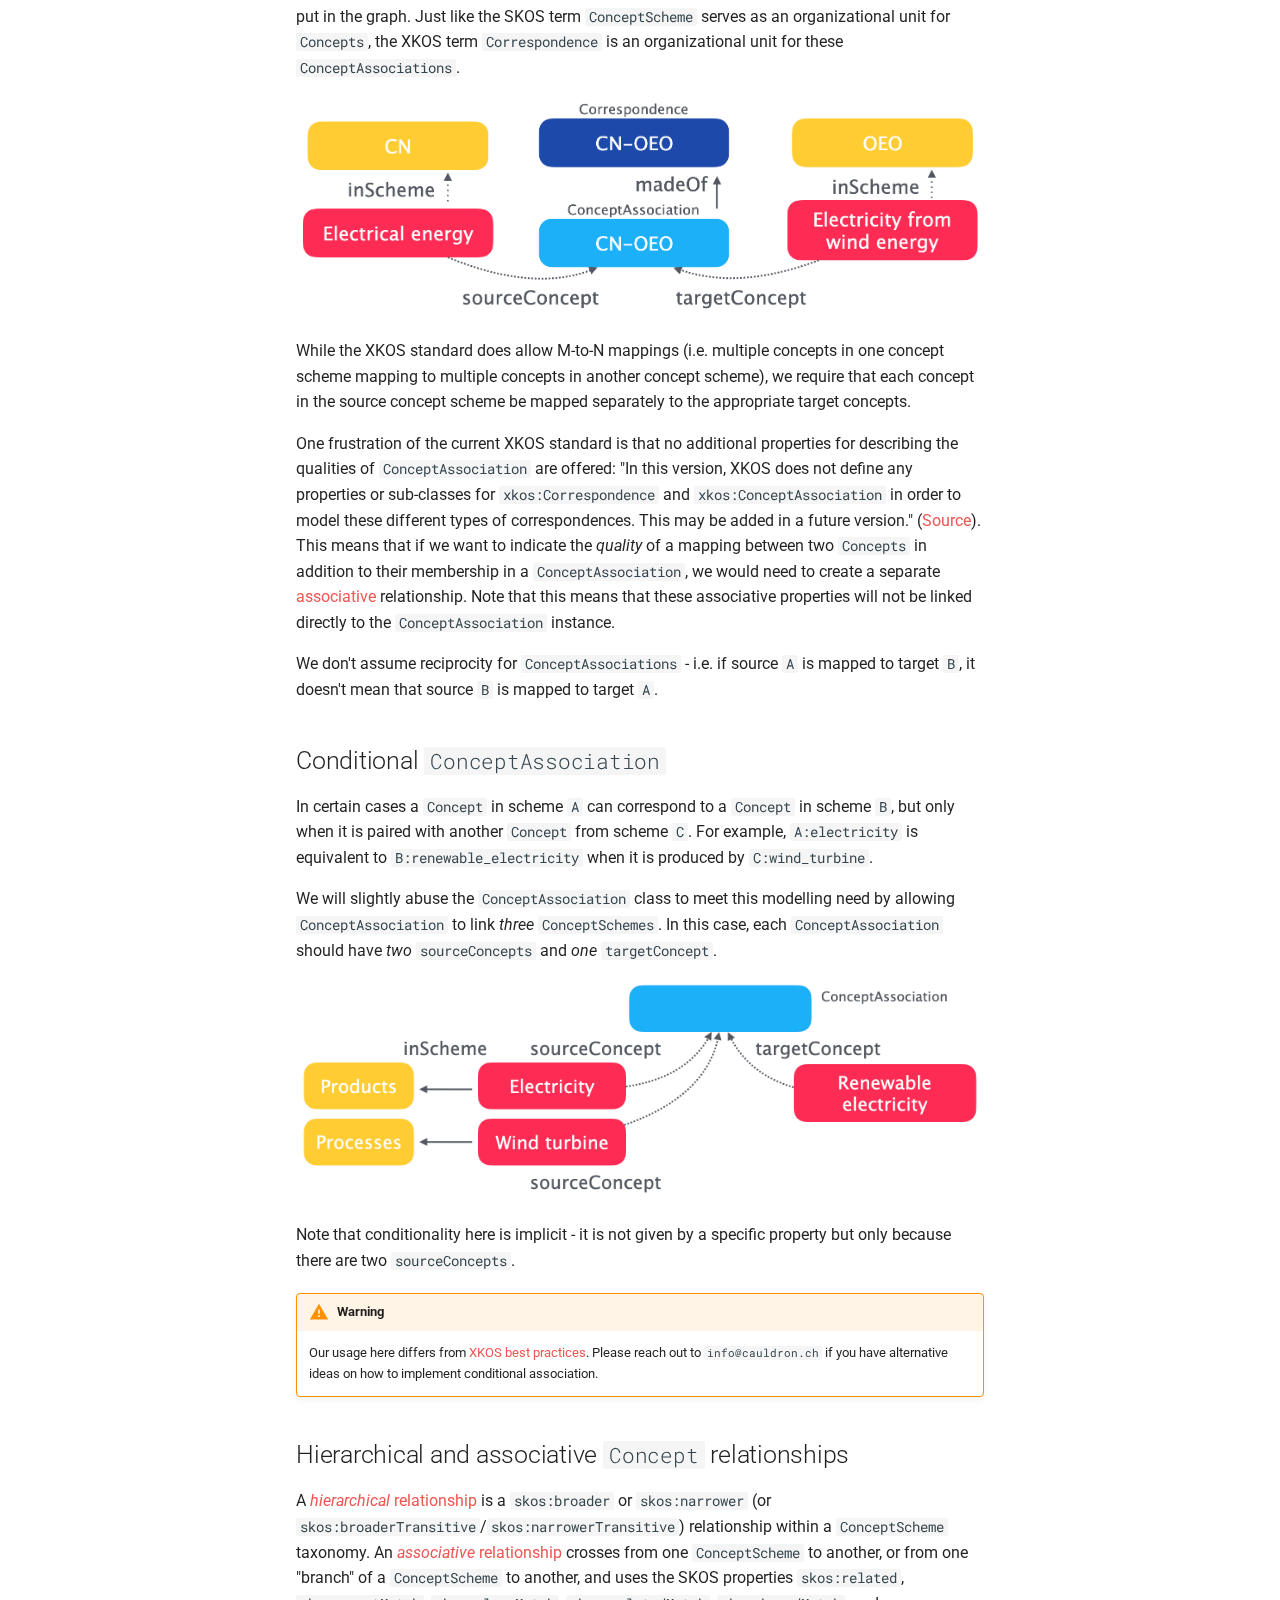
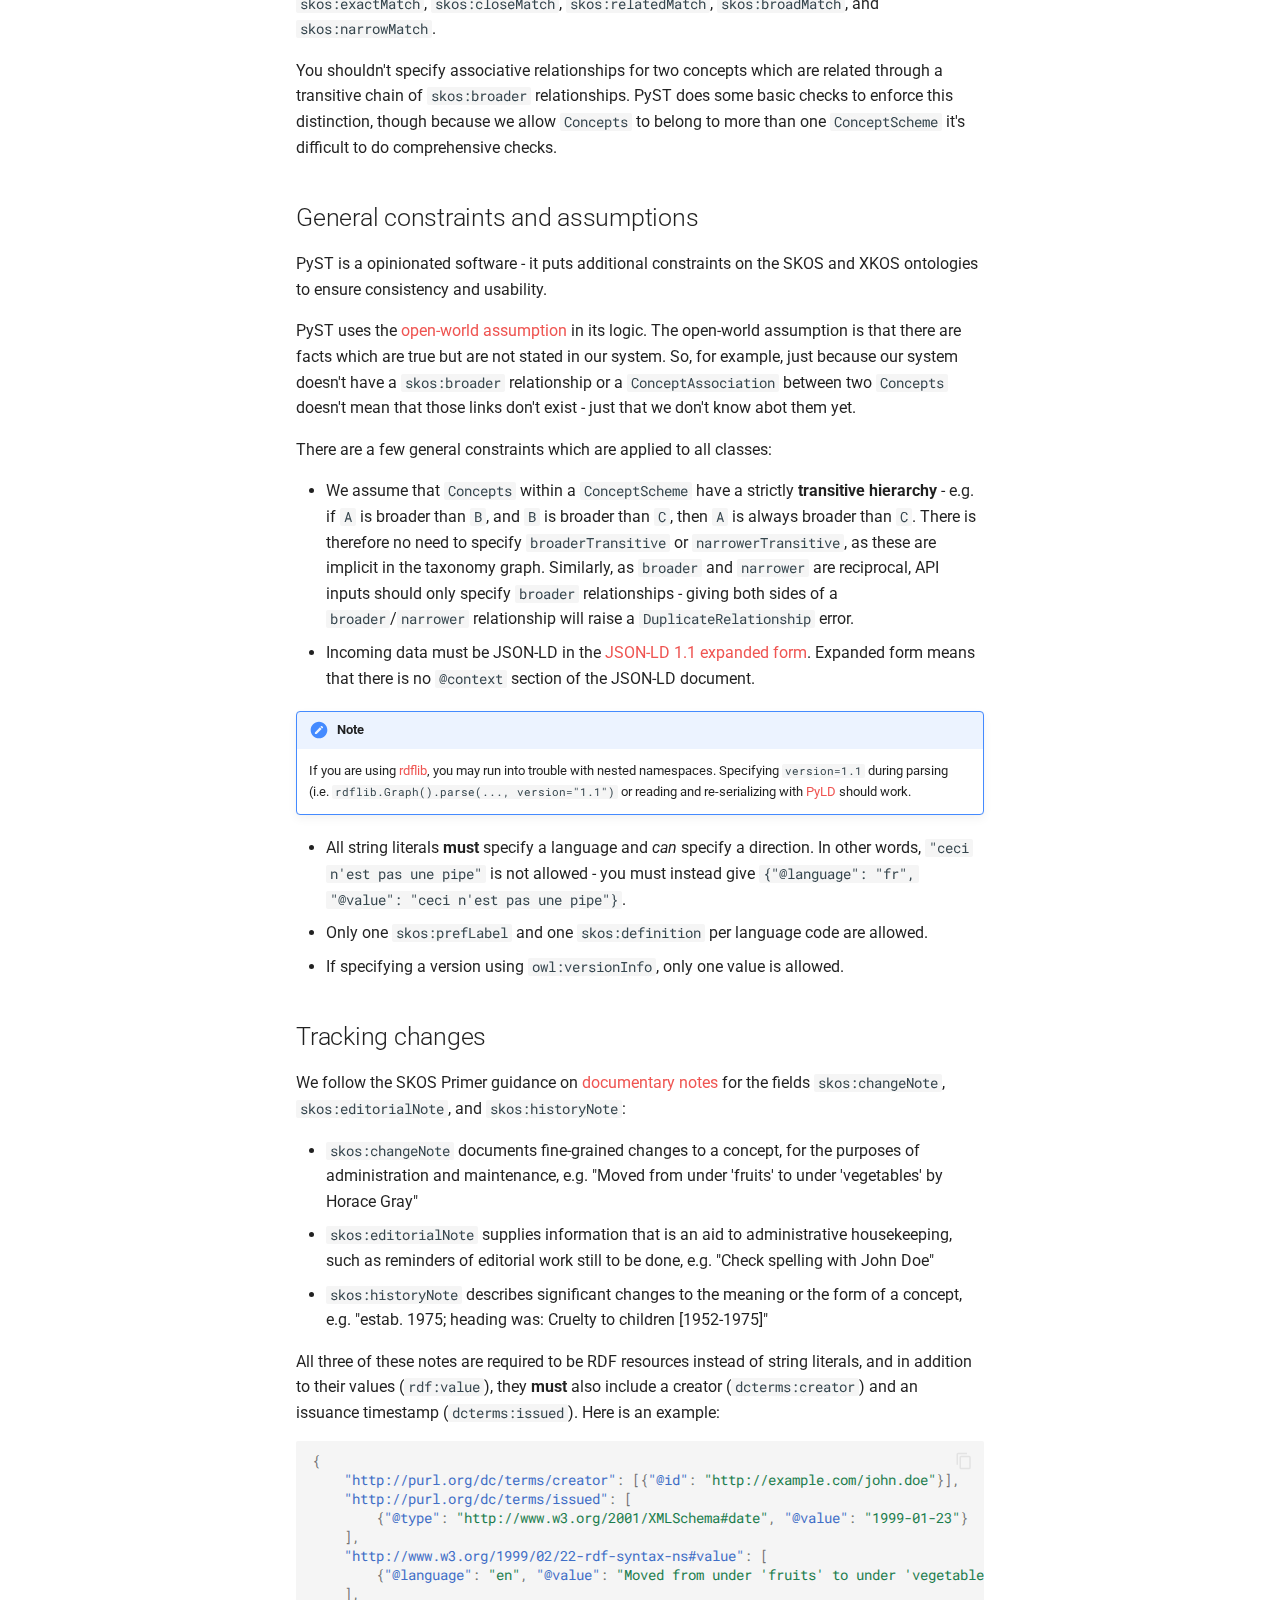
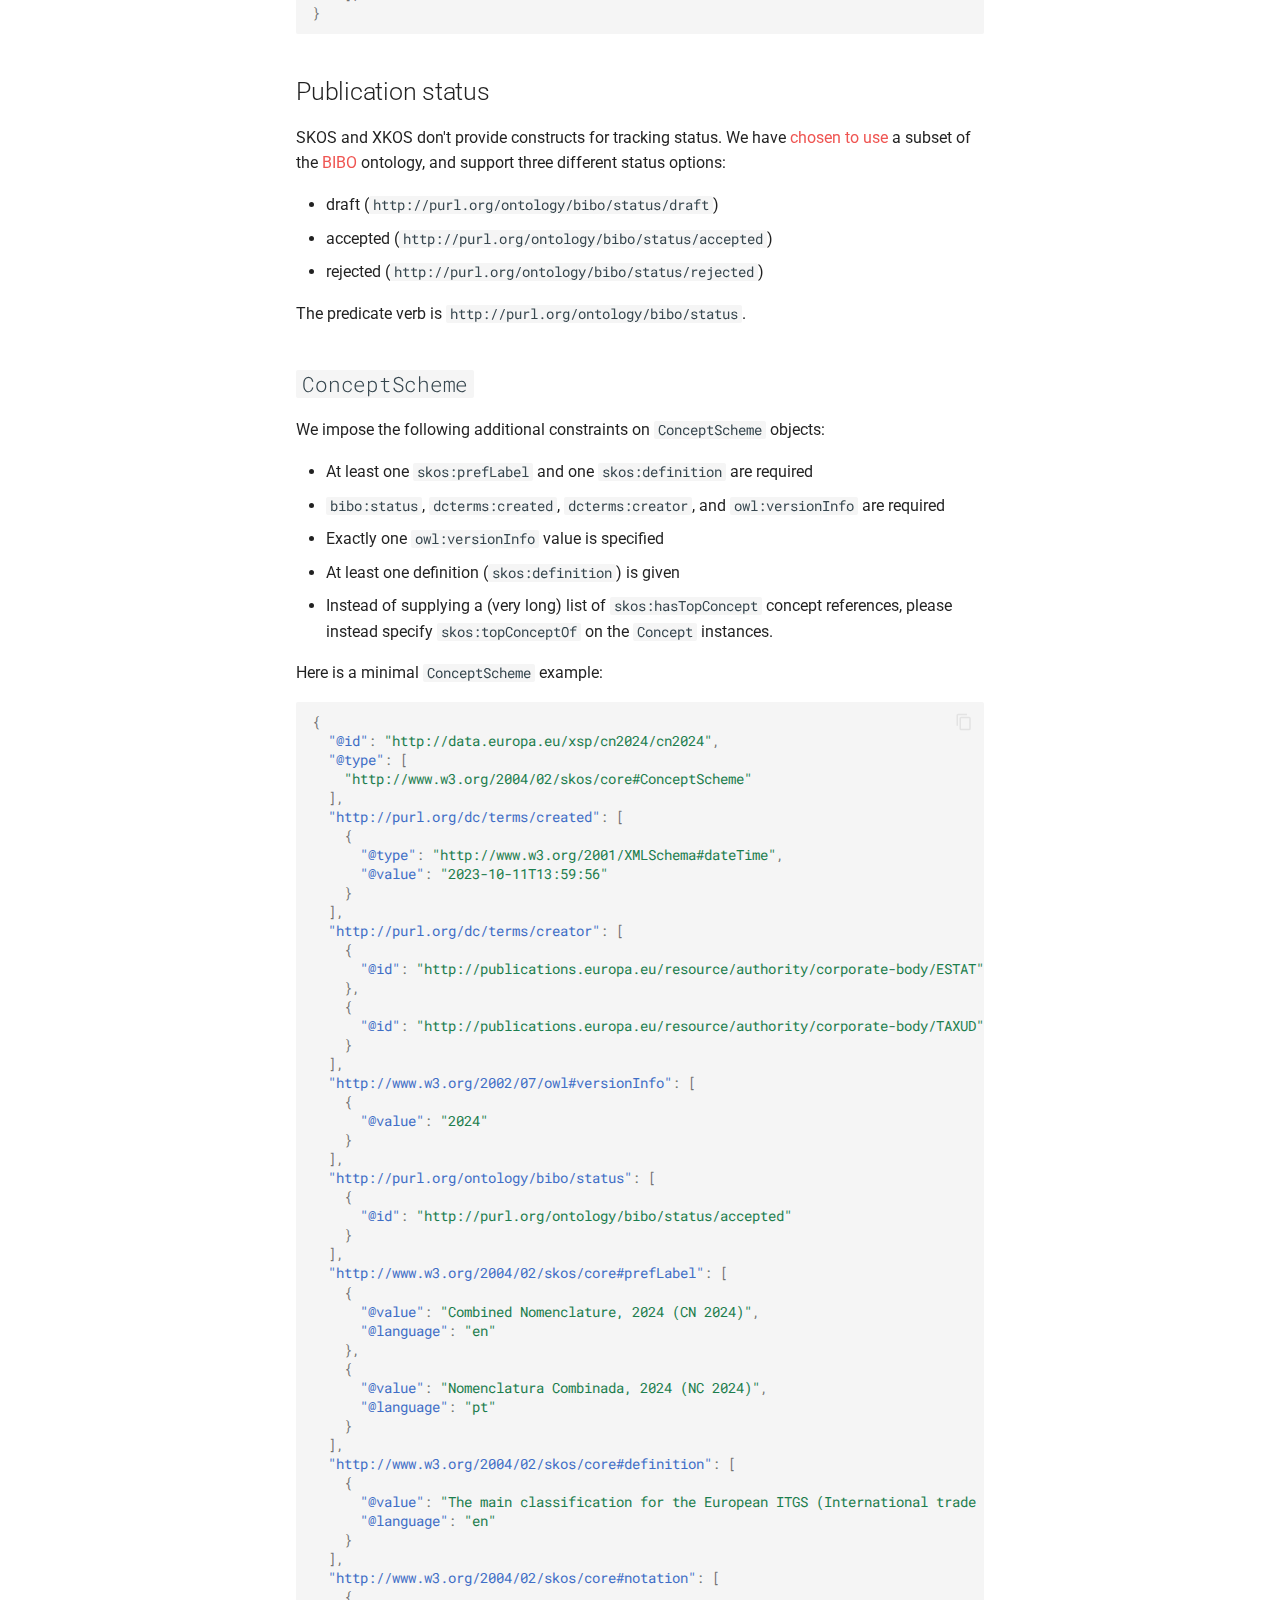
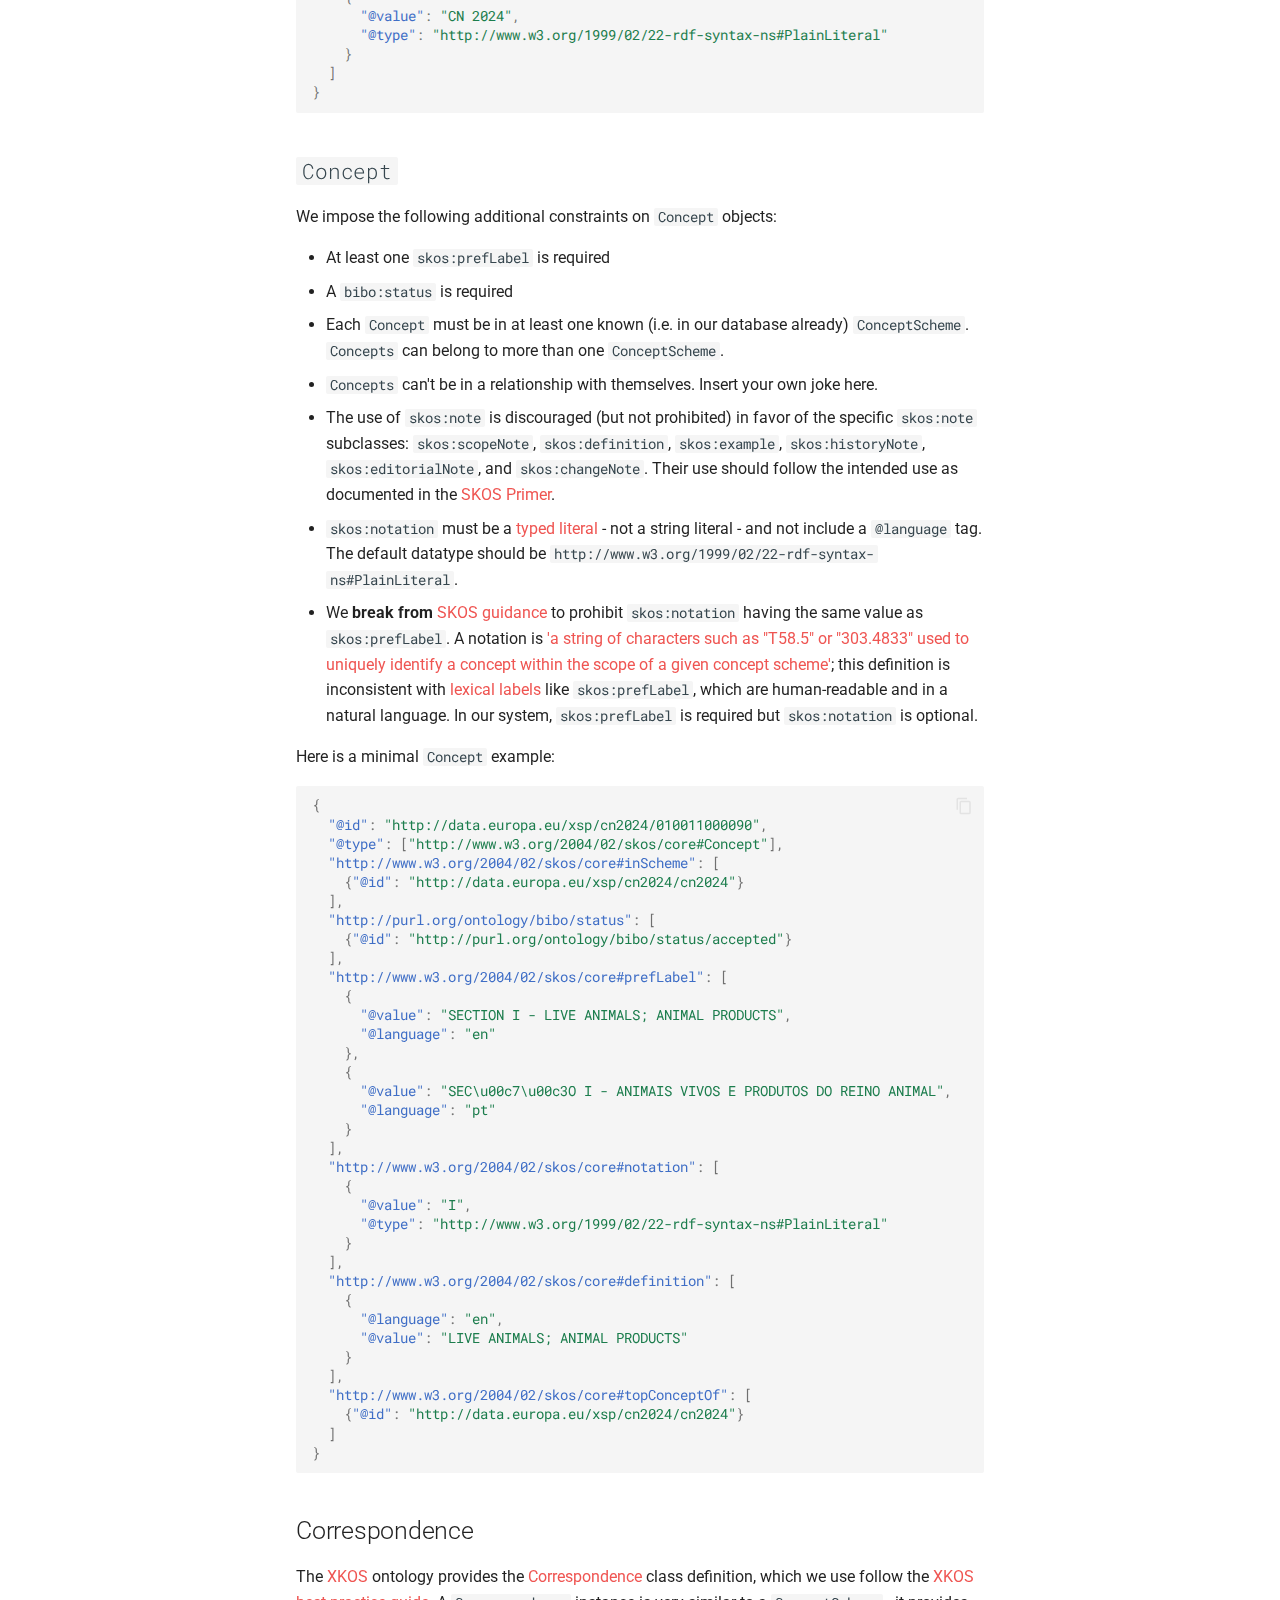
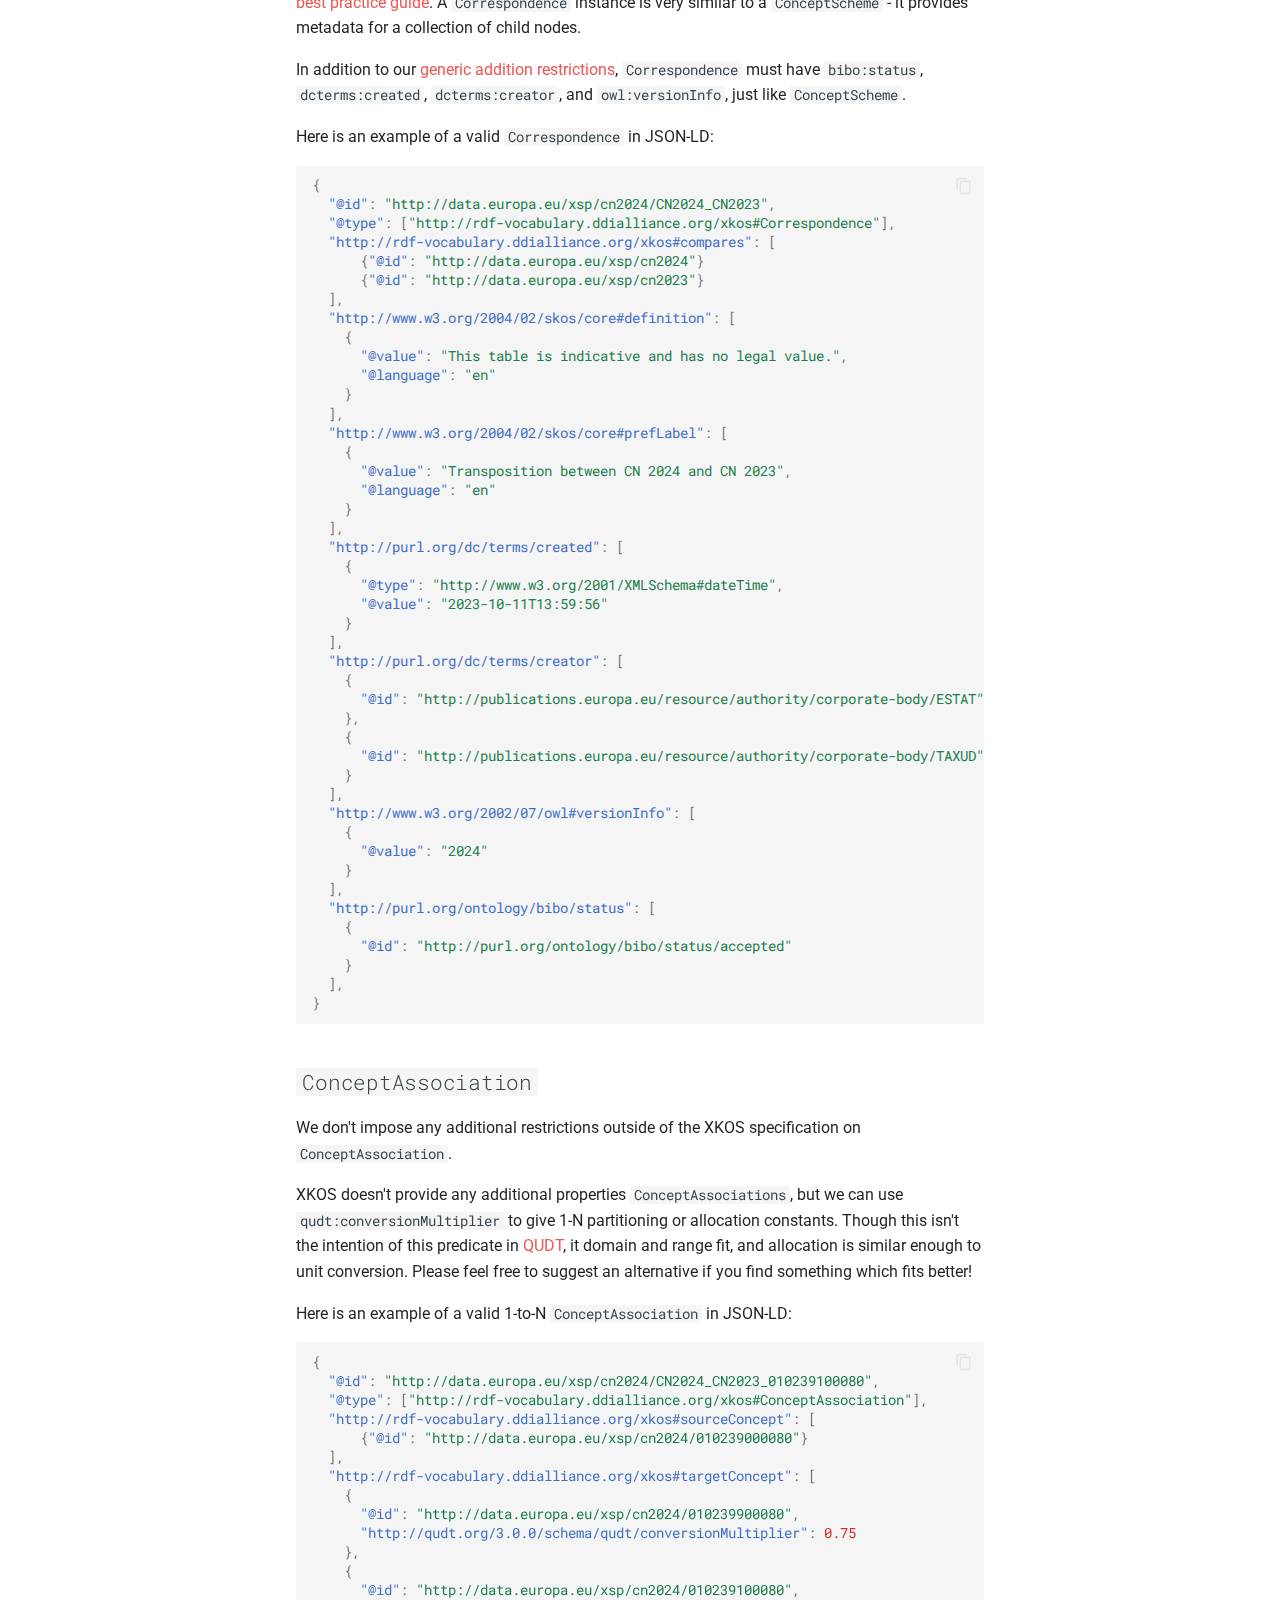
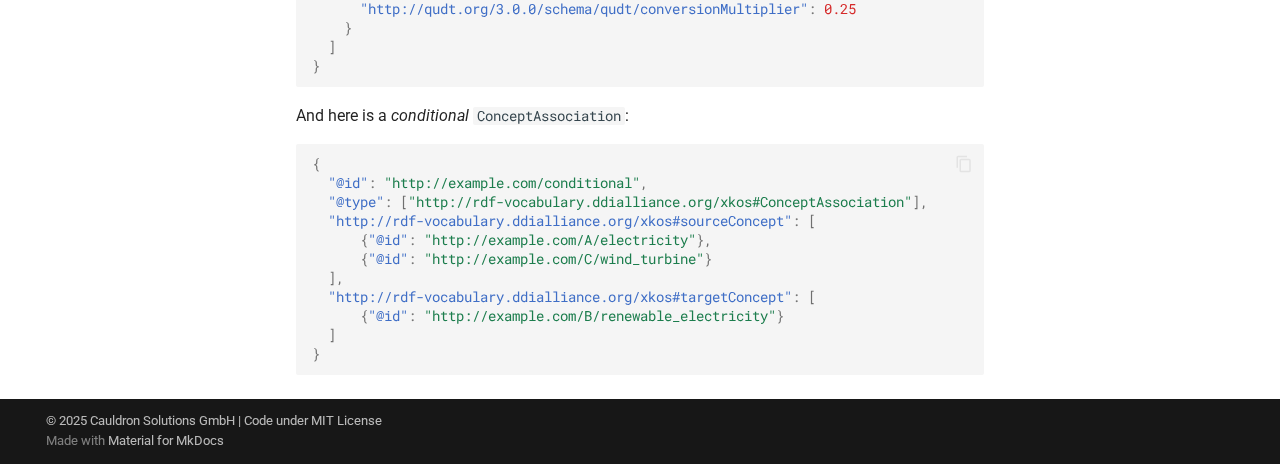
<file: docs/data-model/index.html>
<!doctype html>
<html lang="en" class="no-js">
  <head>
    
      <meta charset="utf-8">
      <meta name="viewport" content="width=device-width,initial-scale=1">
      
      
      
        <link rel="canonical" href="https://docs.pyst.dev/data-model/">
      
      
        <link rel="prev" href="../common-workflows/">
      
      
        <link rel="next" href="../architecture/">
      
      
      <link rel="icon" href="../img/favicon-96x96.png">
      <meta name="generator" content="mkdocs-1.6.1, mkdocs-material-9.6.11">
    
    
      
        <title>Data model - py-semantic-taxonomy (PyST)</title>
      
    
    
      <link rel="stylesheet" href="../assets/stylesheets/main.4af4bdda.min.css">
      
        
        <link rel="stylesheet" href="../assets/stylesheets/palette.06af60db.min.css">
      
      


    
    
      
    
    
      
        
        
        <link rel="preconnect" href="https://fonts.gstatic.com" crossorigin>
        <link rel="stylesheet" href="https://fonts.googleapis.com/css?family=Roboto:300,300i,400,400i,700,700i%7CRoboto+Mono:400,400i,700,700i&display=fallback">
        <style>:root{--md-text-font:"Roboto";--md-code-font:"Roboto Mono"}</style>
      
    
    
    <script>__md_scope=new URL("..",location),__md_hash=e=>[...e].reduce(((e,_)=>(e<<5)-e+_.charCodeAt(0)),0),__md_get=(e,_=localStorage,t=__md_scope)=>JSON.parse(_.getItem(t.pathname+"."+e)),__md_set=(e,_,t=localStorage,a=__md_scope)=>{try{t.setItem(a.pathname+"."+e,JSON.stringify(_))}catch(e){}}</script>
    
      

    
    
    
  </head>
  
  
    
    
    
    
    
    <body dir="ltr" data-md-color-scheme="default" data-md-color-primary="red" data-md-color-accent="indigo">
  
    
    <input class="md-toggle" data-md-toggle="drawer" type="checkbox" id="__drawer" autocomplete="off">
    <input class="md-toggle" data-md-toggle="search" type="checkbox" id="__search" autocomplete="off">
    <label class="md-overlay" for="__drawer"></label>
    <div data-md-component="skip">
      
        
        <a href="#data-model" class="md-skip">
          Skip to content
        </a>
      
    </div>
    <div data-md-component="announce">
      
    </div>
    
    
      

  

<header class="md-header md-header--shadow" data-md-component="header">
  <nav class="md-header__inner md-grid" aria-label="Header">
    <a href=".." title="py-semantic-taxonomy (PyST)" class="md-header__button md-logo" aria-label="py-semantic-taxonomy (PyST)" data-md-component="logo">
      
  <img src="../img/logo.png" alt="logo">

    </a>
    <label class="md-header__button md-icon" for="__drawer">
      
      <svg xmlns="http://www.w3.org/2000/svg" viewBox="0 0 24 24"><path d="M3 6h18v2H3zm0 5h18v2H3zm0 5h18v2H3z"/></svg>
    </label>
    <div class="md-header__title" data-md-component="header-title">
      <div class="md-header__ellipsis">
        <div class="md-header__topic">
          <span class="md-ellipsis">
            py-semantic-taxonomy (PyST)
          </span>
        </div>
        <div class="md-header__topic" data-md-component="header-topic">
          <span class="md-ellipsis">
            
              Data model
            
          </span>
        </div>
      </div>
    </div>
    
      
    
    
    
    
      
      
        <label class="md-header__button md-icon" for="__search">
          
          <svg xmlns="http://www.w3.org/2000/svg" viewBox="0 0 24 24"><path d="M9.5 3A6.5 6.5 0 0 1 16 9.5c0 1.61-.59 3.09-1.56 4.23l.27.27h.79l5 5-1.5 1.5-5-5v-.79l-.27-.27A6.52 6.52 0 0 1 9.5 16 6.5 6.5 0 0 1 3 9.5 6.5 6.5 0 0 1 9.5 3m0 2C7 5 5 7 5 9.5S7 14 9.5 14 14 12 14 9.5 12 5 9.5 5"/></svg>
        </label>
        <div class="md-search" data-md-component="search" role="dialog">
  <label class="md-search__overlay" for="__search"></label>
  <div class="md-search__inner" role="search">
    <form class="md-search__form" name="search">
      <input type="text" class="md-search__input" name="query" aria-label="Search" placeholder="Search" autocapitalize="off" autocorrect="off" autocomplete="off" spellcheck="false" data-md-component="search-query" required>
      <label class="md-search__icon md-icon" for="__search">
        
        <svg xmlns="http://www.w3.org/2000/svg" viewBox="0 0 24 24"><path d="M9.5 3A6.5 6.5 0 0 1 16 9.5c0 1.61-.59 3.09-1.56 4.23l.27.27h.79l5 5-1.5 1.5-5-5v-.79l-.27-.27A6.52 6.52 0 0 1 9.5 16 6.5 6.5 0 0 1 3 9.5 6.5 6.5 0 0 1 9.5 3m0 2C7 5 5 7 5 9.5S7 14 9.5 14 14 12 14 9.5 12 5 9.5 5"/></svg>
        
        <svg xmlns="http://www.w3.org/2000/svg" viewBox="0 0 24 24"><path d="M20 11v2H8l5.5 5.5-1.42 1.42L4.16 12l7.92-7.92L13.5 5.5 8 11z"/></svg>
      </label>
      <nav class="md-search__options" aria-label="Search">
        
        <button type="reset" class="md-search__icon md-icon" title="Clear" aria-label="Clear" tabindex="-1">
          
          <svg xmlns="http://www.w3.org/2000/svg" viewBox="0 0 24 24"><path d="M19 6.41 17.59 5 12 10.59 6.41 5 5 6.41 10.59 12 5 17.59 6.41 19 12 13.41 17.59 19 19 17.59 13.41 12z"/></svg>
        </button>
      </nav>
      
    </form>
    <div class="md-search__output">
      <div class="md-search__scrollwrap" tabindex="0" data-md-scrollfix>
        <div class="md-search-result" data-md-component="search-result">
          <div class="md-search-result__meta">
            Initializing search
          </div>
          <ol class="md-search-result__list" role="presentation"></ol>
        </div>
      </div>
    </div>
  </div>
</div>
      
    
    
      <div class="md-header__source">
        <a href="https://github.com/cauldron/py-semantic-taxonomy/" title="Go to repository" class="md-source" data-md-component="source">
  <div class="md-source__icon md-icon">
    
    <svg xmlns="http://www.w3.org/2000/svg" viewBox="0 0 448 512"><!--! Font Awesome Free 6.7.2 by @fontawesome - https://fontawesome.com License - https://fontawesome.com/license/free (Icons: CC BY 4.0, Fonts: SIL OFL 1.1, Code: MIT License) Copyright 2024 Fonticons, Inc.--><path d="M439.55 236.05 244 40.45a28.87 28.87 0 0 0-40.81 0l-40.66 40.63 51.52 51.52c27.06-9.14 52.68 16.77 43.39 43.68l49.66 49.66c34.23-11.8 61.18 31 35.47 56.69-26.49 26.49-70.21-2.87-56-37.34L240.22 199v121.85c25.3 12.54 22.26 41.85 9.08 55a34.34 34.34 0 0 1-48.55 0c-17.57-17.6-11.07-46.91 11.25-56v-123c-20.8-8.51-24.6-30.74-18.64-45L142.57 101 8.45 235.14a28.86 28.86 0 0 0 0 40.81l195.61 195.6a28.86 28.86 0 0 0 40.8 0l194.69-194.69a28.86 28.86 0 0 0 0-40.81"/></svg>
  </div>
  <div class="md-source__repository">
    GitHub
  </div>
</a>
      </div>
    
  </nav>
  
</header>
    
    <div class="md-container" data-md-component="container">
      
      
        
          
        
      
      <main class="md-main" data-md-component="main">
        <div class="md-main__inner md-grid">
          
            
              
              <div class="md-sidebar md-sidebar--primary" data-md-component="sidebar" data-md-type="navigation" >
                <div class="md-sidebar__scrollwrap">
                  <div class="md-sidebar__inner">
                    



<nav class="md-nav md-nav--primary" aria-label="Navigation" data-md-level="0">
  <label class="md-nav__title" for="__drawer">
    <a href=".." title="py-semantic-taxonomy (PyST)" class="md-nav__button md-logo" aria-label="py-semantic-taxonomy (PyST)" data-md-component="logo">
      
  <img src="../img/logo.png" alt="logo">

    </a>
    py-semantic-taxonomy (PyST)
  </label>
  
    <div class="md-nav__source">
      <a href="https://github.com/cauldron/py-semantic-taxonomy/" title="Go to repository" class="md-source" data-md-component="source">
  <div class="md-source__icon md-icon">
    
    <svg xmlns="http://www.w3.org/2000/svg" viewBox="0 0 448 512"><!--! Font Awesome Free 6.7.2 by @fontawesome - https://fontawesome.com License - https://fontawesome.com/license/free (Icons: CC BY 4.0, Fonts: SIL OFL 1.1, Code: MIT License) Copyright 2024 Fonticons, Inc.--><path d="M439.55 236.05 244 40.45a28.87 28.87 0 0 0-40.81 0l-40.66 40.63 51.52 51.52c27.06-9.14 52.68 16.77 43.39 43.68l49.66 49.66c34.23-11.8 61.18 31 35.47 56.69-26.49 26.49-70.21-2.87-56-37.34L240.22 199v121.85c25.3 12.54 22.26 41.85 9.08 55a34.34 34.34 0 0 1-48.55 0c-17.57-17.6-11.07-46.91 11.25-56v-123c-20.8-8.51-24.6-30.74-18.64-45L142.57 101 8.45 235.14a28.86 28.86 0 0 0 0 40.81l195.61 195.6a28.86 28.86 0 0 0 40.8 0l194.69-194.69a28.86 28.86 0 0 0 0-40.81"/></svg>
  </div>
  <div class="md-source__repository">
    GitHub
  </div>
</a>
    </div>
  
  <ul class="md-nav__list" data-md-scrollfix>
    
      
      
  
  
  
  
    <li class="md-nav__item">
      <a href=".." class="md-nav__link">
        
  
  
  <span class="md-ellipsis">
    Home
    
  </span>
  

      </a>
    </li>
  

    
      
      
  
  
  
  
    <li class="md-nav__item">
      <a href="../common-workflows/" class="md-nav__link">
        
  
  
  <span class="md-ellipsis">
    Common workflows
    
  </span>
  

      </a>
    </li>
  

    
      
      
  
  
    
  
  
  
    <li class="md-nav__item md-nav__item--active">
      
      <input class="md-nav__toggle md-toggle" type="checkbox" id="__toc">
      
      
        
      
      
        <label class="md-nav__link md-nav__link--active" for="__toc">
          
  
  
  <span class="md-ellipsis">
    Data model
    
  </span>
  

          <span class="md-nav__icon md-icon"></span>
        </label>
      
      <a href="./" class="md-nav__link md-nav__link--active">
        
  
  
  <span class="md-ellipsis">
    Data model
    
  </span>
  

      </a>
      
        

<nav class="md-nav md-nav--secondary" aria-label="Table of contents">
  
  
  
    
  
  
    <label class="md-nav__title" for="__toc">
      <span class="md-nav__icon md-icon"></span>
      Table of contents
    </label>
    <ul class="md-nav__list" data-md-component="toc" data-md-scrollfix>
      
        <li class="md-nav__item">
  <a href="#overview" class="md-nav__link">
    <span class="md-ellipsis">
      Overview
    </span>
  </a>
  
    <nav class="md-nav" aria-label="Overview">
      <ul class="md-nav__list">
        
          <li class="md-nav__item">
  <a href="#concept-and-conceptscheme" class="md-nav__link">
    <span class="md-ellipsis">
      Concept and ConceptScheme
    </span>
  </a>
  
</li>
        
          <li class="md-nav__item">
  <a href="#conceptassociation-and-correspondence" class="md-nav__link">
    <span class="md-ellipsis">
      ConceptAssociation and Correspondence
    </span>
  </a>
  
</li>
        
      </ul>
    </nav>
  
</li>
      
        <li class="md-nav__item">
  <a href="#conditional-conceptassociation" class="md-nav__link">
    <span class="md-ellipsis">
      Conditional ConceptAssociation
    </span>
  </a>
  
</li>
      
        <li class="md-nav__item">
  <a href="#hierarchical-and-associative-concept-relationships" class="md-nav__link">
    <span class="md-ellipsis">
      Hierarchical and associative Concept relationships
    </span>
  </a>
  
</li>
      
        <li class="md-nav__item">
  <a href="#general-constraints-and-assumptions" class="md-nav__link">
    <span class="md-ellipsis">
      General constraints and assumptions
    </span>
  </a>
  
</li>
      
        <li class="md-nav__item">
  <a href="#tracking-changes" class="md-nav__link">
    <span class="md-ellipsis">
      Tracking changes
    </span>
  </a>
  
</li>
      
        <li class="md-nav__item">
  <a href="#publication-status" class="md-nav__link">
    <span class="md-ellipsis">
      Publication status
    </span>
  </a>
  
</li>
      
        <li class="md-nav__item">
  <a href="#conceptscheme" class="md-nav__link">
    <span class="md-ellipsis">
      ConceptScheme
    </span>
  </a>
  
</li>
      
        <li class="md-nav__item">
  <a href="#concept" class="md-nav__link">
    <span class="md-ellipsis">
      Concept
    </span>
  </a>
  
</li>
      
        <li class="md-nav__item">
  <a href="#correspondence" class="md-nav__link">
    <span class="md-ellipsis">
      Correspondence
    </span>
  </a>
  
</li>
      
        <li class="md-nav__item">
  <a href="#conceptassociation" class="md-nav__link">
    <span class="md-ellipsis">
      ConceptAssociation
    </span>
  </a>
  
</li>
      
    </ul>
  
</nav>
      
    </li>
  

    
      
      
  
  
  
  
    <li class="md-nav__item">
      <a href="../architecture/" class="md-nav__link">
        
  
  
  <span class="md-ellipsis">
    Architecture
    
  </span>
  

      </a>
    </li>
  

    
      
      
  
  
  
  
    <li class="md-nav__item">
      <a href="https://docs.pyst.dev/api/" class="md-nav__link">
        
  
  
  <span class="md-ellipsis">
    API docs
    
  </span>
  

      </a>
    </li>
  

    
      
      
  
  
  
  
    <li class="md-nav__item">
      <a href="../development/" class="md-nav__link">
        
  
  
  <span class="md-ellipsis">
    Development and testing
    
  </span>
  

      </a>
    </li>
  

    
  </ul>
</nav>
                  </div>
                </div>
              </div>
            
            
              
              <div class="md-sidebar md-sidebar--secondary" data-md-component="sidebar" data-md-type="toc" >
                <div class="md-sidebar__scrollwrap">
                  <div class="md-sidebar__inner">
                    

<nav class="md-nav md-nav--secondary" aria-label="Table of contents">
  
  
  
    
  
  
    <label class="md-nav__title" for="__toc">
      <span class="md-nav__icon md-icon"></span>
      Table of contents
    </label>
    <ul class="md-nav__list" data-md-component="toc" data-md-scrollfix>
      
        <li class="md-nav__item">
  <a href="#overview" class="md-nav__link">
    <span class="md-ellipsis">
      Overview
    </span>
  </a>
  
    <nav class="md-nav" aria-label="Overview">
      <ul class="md-nav__list">
        
          <li class="md-nav__item">
  <a href="#concept-and-conceptscheme" class="md-nav__link">
    <span class="md-ellipsis">
      Concept and ConceptScheme
    </span>
  </a>
  
</li>
        
          <li class="md-nav__item">
  <a href="#conceptassociation-and-correspondence" class="md-nav__link">
    <span class="md-ellipsis">
      ConceptAssociation and Correspondence
    </span>
  </a>
  
</li>
        
      </ul>
    </nav>
  
</li>
      
        <li class="md-nav__item">
  <a href="#conditional-conceptassociation" class="md-nav__link">
    <span class="md-ellipsis">
      Conditional ConceptAssociation
    </span>
  </a>
  
</li>
      
        <li class="md-nav__item">
  <a href="#hierarchical-and-associative-concept-relationships" class="md-nav__link">
    <span class="md-ellipsis">
      Hierarchical and associative Concept relationships
    </span>
  </a>
  
</li>
      
        <li class="md-nav__item">
  <a href="#general-constraints-and-assumptions" class="md-nav__link">
    <span class="md-ellipsis">
      General constraints and assumptions
    </span>
  </a>
  
</li>
      
        <li class="md-nav__item">
  <a href="#tracking-changes" class="md-nav__link">
    <span class="md-ellipsis">
      Tracking changes
    </span>
  </a>
  
</li>
      
        <li class="md-nav__item">
  <a href="#publication-status" class="md-nav__link">
    <span class="md-ellipsis">
      Publication status
    </span>
  </a>
  
</li>
      
        <li class="md-nav__item">
  <a href="#conceptscheme" class="md-nav__link">
    <span class="md-ellipsis">
      ConceptScheme
    </span>
  </a>
  
</li>
      
        <li class="md-nav__item">
  <a href="#concept" class="md-nav__link">
    <span class="md-ellipsis">
      Concept
    </span>
  </a>
  
</li>
      
        <li class="md-nav__item">
  <a href="#correspondence" class="md-nav__link">
    <span class="md-ellipsis">
      Correspondence
    </span>
  </a>
  
</li>
      
        <li class="md-nav__item">
  <a href="#conceptassociation" class="md-nav__link">
    <span class="md-ellipsis">
      ConceptAssociation
    </span>
  </a>
  
</li>
      
    </ul>
  
</nav>
                  </div>
                </div>
              </div>
            
          
          
            <div class="md-content" data-md-component="content">
              <article class="md-content__inner md-typeset">
                
                  


  
  


<h1 id="data-model">Data Model<a class="headerlink" href="#data-model" title="Permanent link">#</a></h1>
<h2 id="overview">Overview<a class="headerlink" href="#overview" title="Permanent link">#</a></h2>
<p>The data model PyST has four fundamental classes: SKOS <a href="https://www.w3.org/TR/skos-primer/#secconcept">Concept</a>, SKOS <a href="https://www.w3.org/TR/skos-primer/#secscheme">ConceptScheme</a>, XKOS <a href="https://rdf-vocabulary.ddialliance.org/xkos.html#correspondences">Correspondence</a>, and XKOS <a href="https://rdf-vocabulary.ddialliance.org/xkos.html#correspondences">ConceptAssociation</a>.</p>
<h3 id="concept-and-conceptscheme"><code>Concept</code> and <code>ConceptScheme</code><a class="headerlink" href="#concept-and-conceptscheme" title="Permanent link">#</a></h3>
<p>Each <code>Concept</code> belongs to at one <code>ConceptSchema</code>. "Belonging" is given with the <code>Concept.inScheme</code> property.</p>
<p><img alt="Concepts in concept scheme graph" src="../img/scheme-graph.png" /></p>
<p>These <code>Concept</code> relationships in a given <code>ConceptScheme</code> form a graph. Each "root" in the graph is a "top" <code>Concept</code> - i.e. a <code>Concept</code> which has <em>incoming</em> <code>skos:broader</code> relationships, but no <em>outgoing</em> <code>skos:broader</code> relationships. SKOS has a potentially confusing way of encoding <code>skos:broader</code> and <code>skos:narrower</code>, because the <a href="https://en.wikipedia.org/wiki/Semantic_triple">semantic triple</a> <code>A skos:broader B</code> means that object <code>A</code> has a relationship to a broader object <code>B</code>, <strong>not</strong> that <code>A</code> is broader than <code>B</code> (just the opposite!). SKOS uses <code>skos:topConceptOf</code> to mark these "top" <code>Concept</code> objects.</p>
<p><code>ConceptScheme</code> graphs are <a href="https://en.wikipedia.org/wiki/Directed_acyclic_graph">directed acyclic graphs</a>. They are directed because their edges (<code>A skos:broader B</code>) have direction and are not symmetric; they are acyclic because of their nature in describing taxonomies which always get broader as one goes "up" the hierarchy towards the "top" <code>Concepts</code>.</p>
<p>A PyST deployment will normally have many <code>ConceptScheme</code> graphs, and these individual graphs can be linked in several ways. <code>Concepts</code> can belong to more than one <code>ConceptScheme</code> - for example, we will be using the <a href="https://taxation-customs.ec.europa.eu/customs-4/calculation-customs-duties/customs-tariff/combined-nomenclature_en">Combined Nomenclature or CN</a> as a base classification for products, but supplementing it with more specific graphs (like the <a href="https://openenergyplatform.org/ontology/">Open Energy Ontology or OEO</a>) when more detail is needed. As <a href="#hierarchical-and-associative-concept-relationships">is discussed below</a>, we can't have hierarchical relationships which cross <code>ConceptScheme</code> graphs, but if introduce a third common <code>ConceptScheme</code> we can create hierarchies which span input <code>ConceptSchemes</code>:</p>
<p><img alt="Hierarchical relationships spanning concept scheme graphs" src="../img/spanning.png" /></p>
<h3 id="conceptassociation-and-correspondence"><code>ConceptAssociation</code> and <code>Correspondence</code><a class="headerlink" href="#conceptassociation-and-correspondence" title="Permanent link">#</a></h3>
<p><code>ConceptAssociation</code> and <code>Correspondence</code> are another fundamental type of relationship we can put in the graph. Just like the SKOS term <code>ConceptScheme</code> serves as an organizational unit for <code>Concepts</code>, the XKOS term <code>Correspondence</code> is an organizational unit for these <code>ConceptAssociations</code>.</p>
<p><img alt="Correspondence and concept associations" src="../img/correspondence.png" /></p>
<p>While the XKOS standard does allow M-to-N mappings (i.e. multiple concepts in one concept scheme mapping to multiple concepts in another concept scheme), we require that each concept in the source concept scheme be mapped separately to the appropriate target concepts.</p>
<p>One frustration of the current XKOS standard is that no additional properties for describing the qualities of <code>ConceptAssociation</code> are offered: "In this version, XKOS does not define any properties or sub-classes for <code>xkos:Correspondence</code> and <code>xkos:ConceptAssociation</code> in order to model these different types of correspondences. This may be added in a future version." (<a href="https://rdf-vocabulary.ddialliance.org/xkos.html#correspondences">Source</a>). This means that if we want to indicate the <em>quality</em> of a mapping between two <code>Concepts</code> in addition to their membership in a <code>ConceptAssociation</code>, we would need to create a separate <a href="#hierarchical-and-associative-concept-relationships">associative</a> relationship. Note that this means that these associative properties will not be linked directly to the <code>ConceptAssociation</code> instance.</p>
<p>We don't assume reciprocity for <code>ConceptAssociations</code> - i.e. if source <code>A</code> is mapped to target <code>B</code>, it doesn't mean that source <code>B</code> is mapped to target <code>A</code>.</p>
<h2 id="conditional-conceptassociation">Conditional <code>ConceptAssociation</code><a class="headerlink" href="#conditional-conceptassociation" title="Permanent link">#</a></h2>
<p>In certain cases a <code>Concept</code> in scheme <code>A</code> can correspond to a <code>Concept</code> in scheme <code>B</code>, but only when it is paired with another <code>Concept</code> from scheme <code>C</code>. For example, <code>A:electricity</code> is equivalent to <code>B:renewable_electricity</code> when it is produced by <code>C:wind_turbine</code>.</p>
<p>We will slightly abuse the <code>ConceptAssociation</code> class to meet this modelling need by allowing <code>ConceptAssociation</code> to link <em>three</em> <code>ConceptSchemes</code>. In this case, each <code>ConceptAssociation</code> should have <em>two</em> <code>sourceConcepts</code> and <em>one</em> <code>targetConcept</code>.</p>
<p><img alt="Conditional concept associations" src="../img/conditional.png" /></p>
<p>Note that conditionality here is implicit - it is not given by a specific property but only because there are two <code>sourceConcepts</code>.</p>
<div class="admonition warning">
<p class="admonition-title">Warning</p>
<p>Our usage here differs from <a href="https://linked-statistics.github.io/xkos/xkos-best-practices.html">XKOS best practices</a>. Please reach out to <code>info@cauldron.ch</code> if you have alternative ideas on how to implement conditional association.</p>
</div>
<h2 id="hierarchical-and-associative-concept-relationships">Hierarchical and associative <code>Concept</code> relationships<a class="headerlink" href="#hierarchical-and-associative-concept-relationships" title="Permanent link">#</a></h2>
<p>A <a href="https://www.w3.org/TR/2005/WD-swbp-skos-core-guide-20051102/#sechierarchy"><em>hierarchical</em> relationship</a> is a <code>skos:broader</code> or <code>skos:narrower</code> (or <code>skos:broaderTransitive</code>/<code>skos:narrowerTransitive</code>) relationship within a <code>ConceptScheme</code> taxonomy. An <a href="https://www.w3.org/TR/2005/WD-swbp-skos-core-guide-20051102/#secassociative"><em>associative</em> relationship</a> crosses from one <code>ConceptScheme</code> to another, or from one "branch" of a <code>ConceptScheme</code> to another, and uses the SKOS properties <code>skos:related</code>, <code>skos:exactMatch</code>, <code>skos:closeMatch</code>, <code>skos:relatedMatch</code>, <code>skos:broadMatch</code>, and <code>skos:narrowMatch</code>.</p>
<p>You shouldn't specify associative relationships for two concepts which are related through a transitive chain of <code>skos:broader</code> relationships. PyST does some basic checks to enforce this distinction, though because we allow <code>Concepts</code> to belong to more than one <code>ConceptScheme</code> it's difficult to do comprehensive checks.</p>
<h2 id="general-constraints-and-assumptions">General constraints and assumptions<a class="headerlink" href="#general-constraints-and-assumptions" title="Permanent link">#</a></h2>
<p>PyST is a opinionated software - it puts additional constraints on the SKOS and XKOS ontologies to ensure consistency and usability.</p>
<p>PyST uses the <a href="https://en.wikipedia.org/wiki/Closed-world_assumption">open-world assumption</a> in its logic. The open-world assumption is that there are facts which are true but are not stated in our system. So, for example, just because our system doesn't have a <code>skos:broader</code> relationship or a <code>ConceptAssociation</code> between two <code>Concepts</code> doesn't mean that those links don't exist - just that we don't know abot them yet.</p>
<p>There are a few general constraints which are applied to all classes:</p>
<ul>
<li>We assume that <code>Concepts</code> within a <code>ConceptScheme</code> have a strictly <strong>transitive hierarchy</strong> - e.g. if <code>A</code> is broader than <code>B</code>, and <code>B</code> is broader than <code>C</code>, then <code>A</code> is always broader than <code>C</code>. There is therefore no need to specify <code>broaderTransitive</code> or <code>narrowerTransitive</code>, as these are implicit in the taxonomy graph. Similarly, as <code>broader</code> and <code>narrower</code> are reciprocal, API inputs should only specify <code>broader</code> relationships - giving both sides of a <code>broader</code>/<code>narrower</code> relationship will raise a <code>DuplicateRelationship</code> error.</li>
<li>Incoming data must be JSON-LD in the <a href="https://www.w3.org/TR/json-ld11/#expanded-document-form">JSON-LD 1.1 expanded form</a>. Expanded form means that there is no <code>@context</code> section of the JSON-LD document.</li>
</ul>
<div class="admonition note">
<p class="admonition-title">Note</p>
<p>If you are using <a href="https://rdflib.readthedocs.io/en/7.1.1/index.html">rdflib</a>, you may run into trouble with nested namespaces. Specifying <code>version=1.1</code> during parsing (i.e. <code>rdflib.Graph().parse(..., version="1.1")</code> or reading and re-serializing with <a href="https://github.com/digitalbazaar/pyld">PyLD</a> should work.</p>
</div>
<ul>
<li>All string literals <strong>must</strong> specify a language and <em>can</em> specify a direction. In other words, <code>"ceci n'est pas une pipe"</code> is not allowed - you must instead give <code>{"@language": "fr", "@value": "ceci n'est pas une pipe"}</code>.</li>
<li>Only one <code>skos:prefLabel</code> and one <code>skos:definition</code> per language code are allowed.</li>
<li>If specifying a version using <code>owl:versionInfo</code>, only one value is allowed.</li>
</ul>
<h2 id="tracking-changes">Tracking changes<a class="headerlink" href="#tracking-changes" title="Permanent link">#</a></h2>
<p>We follow the SKOS Primer guidance on <a href="https://www.w3.org/TR/skos-primer/#secdocumentation">documentary notes</a> for the fields <code>skos:changeNote</code>, <code>skos:editorialNote</code>, and <code>skos:historyNote</code>:</p>
<ul>
<li><code>skos:changeNote</code> documents fine-grained changes to a concept, for the purposes of administration and maintenance, e.g. "Moved from under 'fruits' to under 'vegetables' by Horace Gray"</li>
<li><code>skos:editorialNote</code> supplies information that is an aid to administrative housekeeping, such as reminders of editorial work still to be done, e.g. "Check spelling with John Doe"</li>
<li><code>skos:historyNote</code> describes significant changes to the meaning or the form of a concept, e.g. "estab. 1975; heading was: Cruelty to children [1952-1975]"</li>
</ul>
<p>All three of these notes are required to be RDF resources instead of string literals, and in addition to their values (<code>rdf:value</code>), they <strong>must</strong> also include a creator (<code>dcterms:creator</code>) and an issuance timestamp (<code>dcterms:issued</code>). Here is an example:</p>
<div class="highlight"><pre><span></span><code><span class="p">{</span>
<span class="w">    </span><span class="nt">&quot;http://purl.org/dc/terms/creator&quot;</span><span class="p">:</span><span class="w"> </span><span class="p">[{</span><span class="nt">&quot;@id&quot;</span><span class="p">:</span><span class="w"> </span><span class="s2">&quot;http://example.com/john.doe&quot;</span><span class="p">}],</span>
<span class="w">    </span><span class="nt">&quot;http://purl.org/dc/terms/issued&quot;</span><span class="p">:</span><span class="w"> </span><span class="p">[</span>
<span class="w">        </span><span class="p">{</span><span class="nt">&quot;@type&quot;</span><span class="p">:</span><span class="w"> </span><span class="s2">&quot;http://www.w3.org/2001/XMLSchema#date&quot;</span><span class="p">,</span><span class="w"> </span><span class="nt">&quot;@value&quot;</span><span class="p">:</span><span class="w"> </span><span class="s2">&quot;1999-01-23&quot;</span><span class="p">}</span>
<span class="w">    </span><span class="p">],</span>
<span class="w">    </span><span class="nt">&quot;http://www.w3.org/1999/02/22-rdf-syntax-ns#value&quot;</span><span class="p">:</span><span class="w"> </span><span class="p">[</span>
<span class="w">        </span><span class="p">{</span><span class="nt">&quot;@language&quot;</span><span class="p">:</span><span class="w"> </span><span class="s2">&quot;en&quot;</span><span class="p">,</span><span class="w"> </span><span class="nt">&quot;@value&quot;</span><span class="p">:</span><span class="w"> </span><span class="s2">&quot;Moved from under &#39;fruits&#39; to under &#39;vegetables&#39;&quot;</span><span class="p">}</span>
<span class="w">    </span><span class="p">],</span>
<span class="p">}</span>
</code></pre></div>
<h2 id="publication-status">Publication status<a class="headerlink" href="#publication-status" title="Permanent link">#</a></h2>
<p>SKOS and XKOS don't provide constructs for tracking status. We have <a href="https://github.com/cauldron/py-semantic-taxonomy/issues/16">chosen to use</a> a subset of the <a href="https://en.wikipedia.org/wiki/Bibliographic_Ontology">BIBO</a> ontology, and support three different status options:</p>
<ul>
<li>draft (<code>http://purl.org/ontology/bibo/status/draft</code>)</li>
<li>accepted (<code>http://purl.org/ontology/bibo/status/accepted</code>)</li>
<li>rejected (<code>http://purl.org/ontology/bibo/status/rejected</code>)</li>
</ul>
<p>The predicate verb is <code>http://purl.org/ontology/bibo/status</code>.</p>
<h2 id="conceptscheme"><code>ConceptScheme</code><a class="headerlink" href="#conceptscheme" title="Permanent link">#</a></h2>
<p>We impose the following additional constraints on <code>ConceptScheme</code> objects:</p>
<ul>
<li>At least one <code>skos:prefLabel</code> and one <code>skos:definition</code> are required</li>
<li><code>bibo:status</code>, <code>dcterms:created</code>, <code>dcterms:creator</code>, and <code>owl:versionInfo</code> are required</li>
<li>Exactly one <code>owl:versionInfo</code> value is specified</li>
<li>At least one definition (<code>skos:definition</code>) is given</li>
<li>Instead of supplying a (very long) list of <code>skos:hasTopConcept</code> concept references, please instead specify <code>skos:topConceptOf</code> on the <code>Concept</code> instances.</li>
</ul>
<p>Here is a minimal <code>ConceptScheme</code> example:</p>
<div class="highlight"><pre><span></span><code><span class="p">{</span>
<span class="w">  </span><span class="nt">&quot;@id&quot;</span><span class="p">:</span><span class="w"> </span><span class="s2">&quot;http://data.europa.eu/xsp/cn2024/cn2024&quot;</span><span class="p">,</span>
<span class="w">  </span><span class="nt">&quot;@type&quot;</span><span class="p">:</span><span class="w"> </span><span class="p">[</span>
<span class="w">    </span><span class="s2">&quot;http://www.w3.org/2004/02/skos/core#ConceptScheme&quot;</span>
<span class="w">  </span><span class="p">],</span>
<span class="w">  </span><span class="nt">&quot;http://purl.org/dc/terms/created&quot;</span><span class="p">:</span><span class="w"> </span><span class="p">[</span>
<span class="w">    </span><span class="p">{</span>
<span class="w">      </span><span class="nt">&quot;@type&quot;</span><span class="p">:</span><span class="w"> </span><span class="s2">&quot;http://www.w3.org/2001/XMLSchema#dateTime&quot;</span><span class="p">,</span>
<span class="w">      </span><span class="nt">&quot;@value&quot;</span><span class="p">:</span><span class="w"> </span><span class="s2">&quot;2023-10-11T13:59:56&quot;</span>
<span class="w">    </span><span class="p">}</span>
<span class="w">  </span><span class="p">],</span>
<span class="w">  </span><span class="nt">&quot;http://purl.org/dc/terms/creator&quot;</span><span class="p">:</span><span class="w"> </span><span class="p">[</span>
<span class="w">    </span><span class="p">{</span>
<span class="w">      </span><span class="nt">&quot;@id&quot;</span><span class="p">:</span><span class="w"> </span><span class="s2">&quot;http://publications.europa.eu/resource/authority/corporate-body/ESTAT&quot;</span>
<span class="w">    </span><span class="p">},</span>
<span class="w">    </span><span class="p">{</span>
<span class="w">      </span><span class="nt">&quot;@id&quot;</span><span class="p">:</span><span class="w"> </span><span class="s2">&quot;http://publications.europa.eu/resource/authority/corporate-body/TAXUD&quot;</span>
<span class="w">    </span><span class="p">}</span>
<span class="w">  </span><span class="p">],</span>
<span class="w">  </span><span class="nt">&quot;http://www.w3.org/2002/07/owl#versionInfo&quot;</span><span class="p">:</span><span class="w"> </span><span class="p">[</span>
<span class="w">    </span><span class="p">{</span>
<span class="w">      </span><span class="nt">&quot;@value&quot;</span><span class="p">:</span><span class="w"> </span><span class="s2">&quot;2024&quot;</span>
<span class="w">    </span><span class="p">}</span>
<span class="w">  </span><span class="p">],</span>
<span class="w">  </span><span class="nt">&quot;http://purl.org/ontology/bibo/status&quot;</span><span class="p">:</span><span class="w"> </span><span class="p">[</span>
<span class="w">    </span><span class="p">{</span>
<span class="w">      </span><span class="nt">&quot;@id&quot;</span><span class="p">:</span><span class="w"> </span><span class="s2">&quot;http://purl.org/ontology/bibo/status/accepted&quot;</span>
<span class="w">    </span><span class="p">}</span>
<span class="w">  </span><span class="p">],</span>
<span class="w">  </span><span class="nt">&quot;http://www.w3.org/2004/02/skos/core#prefLabel&quot;</span><span class="p">:</span><span class="w"> </span><span class="p">[</span>
<span class="w">    </span><span class="p">{</span>
<span class="w">      </span><span class="nt">&quot;@value&quot;</span><span class="p">:</span><span class="w"> </span><span class="s2">&quot;Combined Nomenclature, 2024 (CN 2024)&quot;</span><span class="p">,</span>
<span class="w">      </span><span class="nt">&quot;@language&quot;</span><span class="p">:</span><span class="w"> </span><span class="s2">&quot;en&quot;</span>
<span class="w">    </span><span class="p">},</span>
<span class="w">    </span><span class="p">{</span>
<span class="w">      </span><span class="nt">&quot;@value&quot;</span><span class="p">:</span><span class="w"> </span><span class="s2">&quot;Nomenclatura Combinada, 2024 (NC 2024)&quot;</span><span class="p">,</span>
<span class="w">      </span><span class="nt">&quot;@language&quot;</span><span class="p">:</span><span class="w"> </span><span class="s2">&quot;pt&quot;</span>
<span class="w">    </span><span class="p">}</span>
<span class="w">  </span><span class="p">],</span>
<span class="w">  </span><span class="nt">&quot;http://www.w3.org/2004/02/skos/core#definition&quot;</span><span class="p">:</span><span class="w"> </span><span class="p">[</span>
<span class="w">    </span><span class="p">{</span>
<span class="w">      </span><span class="nt">&quot;@value&quot;</span><span class="p">:</span><span class="w"> </span><span class="s2">&quot;The main classification for the European ITGS (International trade in goods statistics)  is the Combined Nomenclature (CN). This is the primary nomenclature as it is the one used by the EU Member States to collect detailed data on their trading of goods since 1988. Before the introduction of the CN, ITGS were based on a product classification called NIMEXE.  The CN is based on the Harmonised Commodity Description and Coding System (managed by the World Customs Organisation (WCO). The Harmonised System (HS) is an international classification at two, four and six-digit level which classifies goods according to their nature. It was introduced in 1988 and, since then, was revised six times: in 1996, 2002, 2007, 2012, 2017 and 2022. The CN corresponds to the HS plus a further breakdown at eight-digit level defined to meet EU needs. The CN is revised annually and, as a Council Regulation, is binding on the Member States.&quot;</span><span class="p">,</span>
<span class="w">      </span><span class="nt">&quot;@language&quot;</span><span class="p">:</span><span class="w"> </span><span class="s2">&quot;en&quot;</span>
<span class="w">    </span><span class="p">}</span>
<span class="w">  </span><span class="p">],</span>
<span class="w">  </span><span class="nt">&quot;http://www.w3.org/2004/02/skos/core#notation&quot;</span><span class="p">:</span><span class="w"> </span><span class="p">[</span>
<span class="w">    </span><span class="p">{</span>
<span class="w">      </span><span class="nt">&quot;@value&quot;</span><span class="p">:</span><span class="w"> </span><span class="s2">&quot;CN 2024&quot;</span><span class="p">,</span>
<span class="w">      </span><span class="nt">&quot;@type&quot;</span><span class="p">:</span><span class="w"> </span><span class="s2">&quot;http://www.w3.org/1999/02/22-rdf-syntax-ns#PlainLiteral&quot;</span>
<span class="w">    </span><span class="p">}</span>
<span class="w">  </span><span class="p">]</span>
<span class="p">}</span>
</code></pre></div>
<h2 id="concept"><code>Concept</code><a class="headerlink" href="#concept" title="Permanent link">#</a></h2>
<p>We impose the following additional constraints on <code>Concept</code> objects:</p>
<ul>
<li>At least one <code>skos:prefLabel</code> is required</li>
<li>A <code>bibo:status</code> is required</li>
<li>Each <code>Concept</code> must be in at least one known (i.e. in our database already) <code>ConceptScheme</code>. <code>Concepts</code> can belong to more than one <code>ConceptScheme</code>.</li>
<li><code>Concepts</code> can't be in a relationship with themselves. Insert your own joke here.</li>
<li>The use of <code>skos:note</code> is discouraged (but not prohibited) in favor of the specific <code>skos:note</code> subclasses: <code>skos:scopeNote</code>, <code>skos:definition</code>, <code>skos:example</code>, <code>skos:historyNote</code>, <code>skos:editorialNote</code>, and <code>skos:changeNote</code>. Their use should follow the intended use as documented in the <a href="https://www.w3.org/TR/skos-primer/#secdocumentation">SKOS Primer</a>.</li>
<li><code>skos:notation</code> must be a <a href="https://www.w3.org/TR/2004/REC-rdf-concepts-20040210/#dfn-typed-literal">typed literal</a> - not a string literal - and not include a <code>@language</code> tag. The default datatype should be <code>http://www.w3.org/1999/02/22-rdf-syntax-ns#PlainLiteral</code>.</li>
<li>We <strong>break from</strong> <a href="https://www.w3.org/TR/skos-reference/#L2613">SKOS guidance</a> to prohibit <code>skos:notation</code> having the same value as <code>skos:prefLabel</code>. A notation is <a href="https://www.w3.org/TR/skos-reference/#L2064">'a string of characters such as "T58.5" or "303.4833" used to uniquely identify a concept within the scope of a given concept scheme'</a>; this definition is inconsistent with <a href="https://www.w3.org/TR/skos-reference/#L2831">lexical labels</a> like <code>skos:prefLabel</code>, which are human-readable and in a natural language. In our system, <code>skos:prefLabel</code> is required but <code>skos:notation</code> is optional.</li>
</ul>
<p>Here is a minimal <code>Concept</code> example:</p>
<div class="highlight"><pre><span></span><code><span class="p">{</span>
<span class="w">  </span><span class="nt">&quot;@id&quot;</span><span class="p">:</span><span class="w"> </span><span class="s2">&quot;http://data.europa.eu/xsp/cn2024/010011000090&quot;</span><span class="p">,</span>
<span class="w">  </span><span class="nt">&quot;@type&quot;</span><span class="p">:</span><span class="w"> </span><span class="p">[</span><span class="s2">&quot;http://www.w3.org/2004/02/skos/core#Concept&quot;</span><span class="p">],</span>
<span class="w">  </span><span class="nt">&quot;http://www.w3.org/2004/02/skos/core#inScheme&quot;</span><span class="p">:</span><span class="w"> </span><span class="p">[</span>
<span class="w">    </span><span class="p">{</span><span class="nt">&quot;@id&quot;</span><span class="p">:</span><span class="w"> </span><span class="s2">&quot;http://data.europa.eu/xsp/cn2024/cn2024&quot;</span><span class="p">}</span>
<span class="w">  </span><span class="p">],</span>
<span class="w">  </span><span class="nt">&quot;http://purl.org/ontology/bibo/status&quot;</span><span class="p">:</span><span class="w"> </span><span class="p">[</span>
<span class="w">    </span><span class="p">{</span><span class="nt">&quot;@id&quot;</span><span class="p">:</span><span class="w"> </span><span class="s2">&quot;http://purl.org/ontology/bibo/status/accepted&quot;</span><span class="p">}</span>
<span class="w">  </span><span class="p">],</span>
<span class="w">  </span><span class="nt">&quot;http://www.w3.org/2004/02/skos/core#prefLabel&quot;</span><span class="p">:</span><span class="w"> </span><span class="p">[</span>
<span class="w">    </span><span class="p">{</span>
<span class="w">      </span><span class="nt">&quot;@value&quot;</span><span class="p">:</span><span class="w"> </span><span class="s2">&quot;SECTION I - LIVE ANIMALS; ANIMAL PRODUCTS&quot;</span><span class="p">,</span>
<span class="w">      </span><span class="nt">&quot;@language&quot;</span><span class="p">:</span><span class="w"> </span><span class="s2">&quot;en&quot;</span>
<span class="w">    </span><span class="p">},</span>
<span class="w">    </span><span class="p">{</span>
<span class="w">      </span><span class="nt">&quot;@value&quot;</span><span class="p">:</span><span class="w"> </span><span class="s2">&quot;SEC\u00c7\u00c3O I - ANIMAIS VIVOS E PRODUTOS DO REINO ANIMAL&quot;</span><span class="p">,</span>
<span class="w">      </span><span class="nt">&quot;@language&quot;</span><span class="p">:</span><span class="w"> </span><span class="s2">&quot;pt&quot;</span>
<span class="w">    </span><span class="p">}</span>
<span class="w">  </span><span class="p">],</span>
<span class="w">  </span><span class="nt">&quot;http://www.w3.org/2004/02/skos/core#notation&quot;</span><span class="p">:</span><span class="w"> </span><span class="p">[</span>
<span class="w">    </span><span class="p">{</span>
<span class="w">      </span><span class="nt">&quot;@value&quot;</span><span class="p">:</span><span class="w"> </span><span class="s2">&quot;I&quot;</span><span class="p">,</span>
<span class="w">      </span><span class="nt">&quot;@type&quot;</span><span class="p">:</span><span class="w"> </span><span class="s2">&quot;http://www.w3.org/1999/02/22-rdf-syntax-ns#PlainLiteral&quot;</span>
<span class="w">    </span><span class="p">}</span>
<span class="w">  </span><span class="p">],</span>
<span class="w">  </span><span class="nt">&quot;http://www.w3.org/2004/02/skos/core#definition&quot;</span><span class="p">:</span><span class="w"> </span><span class="p">[</span>
<span class="w">    </span><span class="p">{</span>
<span class="w">      </span><span class="nt">&quot;@language&quot;</span><span class="p">:</span><span class="w"> </span><span class="s2">&quot;en&quot;</span><span class="p">,</span>
<span class="w">      </span><span class="nt">&quot;@value&quot;</span><span class="p">:</span><span class="w"> </span><span class="s2">&quot;LIVE ANIMALS; ANIMAL PRODUCTS&quot;</span>
<span class="w">    </span><span class="p">}</span>
<span class="w">  </span><span class="p">],</span>
<span class="w">  </span><span class="nt">&quot;http://www.w3.org/2004/02/skos/core#topConceptOf&quot;</span><span class="p">:</span><span class="w"> </span><span class="p">[</span>
<span class="w">    </span><span class="p">{</span><span class="nt">&quot;@id&quot;</span><span class="p">:</span><span class="w"> </span><span class="s2">&quot;http://data.europa.eu/xsp/cn2024/cn2024&quot;</span><span class="p">}</span>
<span class="w">  </span><span class="p">]</span>
<span class="p">}</span>
</code></pre></div>
<h2 id="correspondence">Correspondence<a class="headerlink" href="#correspondence" title="Permanent link">#</a></h2>
<p>The <a href="https://rdf-vocabulary.ddialliance.org/xkos.html">XKOS</a> ontology provides the <a href="https://rdf-vocabulary.ddialliance.org/xkos.html#correspondences">Correspondence</a> class definition, which we use follow the <a href="http://linked-statistics.github.io/xkos/xkos-best-practices.html">XKOS best practice guide</a>. A <code>Correspondence</code> instance is very similar to a <code>ConceptScheme</code> - it provides metadata for a collection of child nodes.</p>
<p>In addition to our <a href="#general-constraints-and-assumptions">generic addition restrictions</a>, <code>Correspondence</code> must have <code>bibo:status</code>, <code>dcterms:created</code>, <code>dcterms:creator</code>, and <code>owl:versionInfo</code>, just like <code>ConceptScheme</code>.</p>
<p>Here is an example of a valid <code>Correspondence</code> in JSON-LD:</p>
<div class="highlight"><pre><span></span><code><span class="p">{</span>
<span class="w">  </span><span class="nt">&quot;@id&quot;</span><span class="p">:</span><span class="w"> </span><span class="s2">&quot;http://data.europa.eu/xsp/cn2024/CN2024_CN2023&quot;</span><span class="p">,</span>
<span class="w">  </span><span class="nt">&quot;@type&quot;</span><span class="p">:</span><span class="w"> </span><span class="p">[</span><span class="s2">&quot;http://rdf-vocabulary.ddialliance.org/xkos#Correspondence&quot;</span><span class="p">],</span>
<span class="w">  </span><span class="nt">&quot;http://rdf-vocabulary.ddialliance.org/xkos#compares&quot;</span><span class="p">:</span><span class="w"> </span><span class="p">[</span>
<span class="w">      </span><span class="p">{</span><span class="nt">&quot;@id&quot;</span><span class="p">:</span><span class="w"> </span><span class="s2">&quot;http://data.europa.eu/xsp/cn2024&quot;</span><span class="p">}</span>
<span class="w">      </span><span class="p">{</span><span class="nt">&quot;@id&quot;</span><span class="p">:</span><span class="w"> </span><span class="s2">&quot;http://data.europa.eu/xsp/cn2023&quot;</span><span class="p">}</span>
<span class="w">  </span><span class="p">],</span>
<span class="w">  </span><span class="nt">&quot;http://www.w3.org/2004/02/skos/core#definition&quot;</span><span class="p">:</span><span class="w"> </span><span class="p">[</span>
<span class="w">    </span><span class="p">{</span>
<span class="w">      </span><span class="nt">&quot;@value&quot;</span><span class="p">:</span><span class="w"> </span><span class="s2">&quot;This table is indicative and has no legal value.&quot;</span><span class="p">,</span>
<span class="w">      </span><span class="nt">&quot;@language&quot;</span><span class="p">:</span><span class="w"> </span><span class="s2">&quot;en&quot;</span>
<span class="w">    </span><span class="p">}</span>
<span class="w">  </span><span class="p">],</span>
<span class="w">  </span><span class="nt">&quot;http://www.w3.org/2004/02/skos/core#prefLabel&quot;</span><span class="p">:</span><span class="w"> </span><span class="p">[</span>
<span class="w">    </span><span class="p">{</span>
<span class="w">      </span><span class="nt">&quot;@value&quot;</span><span class="p">:</span><span class="w"> </span><span class="s2">&quot;Transposition between CN 2024 and CN 2023&quot;</span><span class="p">,</span>
<span class="w">      </span><span class="nt">&quot;@language&quot;</span><span class="p">:</span><span class="w"> </span><span class="s2">&quot;en&quot;</span>
<span class="w">    </span><span class="p">}</span>
<span class="w">  </span><span class="p">],</span>
<span class="w">  </span><span class="nt">&quot;http://purl.org/dc/terms/created&quot;</span><span class="p">:</span><span class="w"> </span><span class="p">[</span>
<span class="w">    </span><span class="p">{</span>
<span class="w">      </span><span class="nt">&quot;@type&quot;</span><span class="p">:</span><span class="w"> </span><span class="s2">&quot;http://www.w3.org/2001/XMLSchema#dateTime&quot;</span><span class="p">,</span>
<span class="w">      </span><span class="nt">&quot;@value&quot;</span><span class="p">:</span><span class="w"> </span><span class="s2">&quot;2023-10-11T13:59:56&quot;</span>
<span class="w">    </span><span class="p">}</span>
<span class="w">  </span><span class="p">],</span>
<span class="w">  </span><span class="nt">&quot;http://purl.org/dc/terms/creator&quot;</span><span class="p">:</span><span class="w"> </span><span class="p">[</span>
<span class="w">    </span><span class="p">{</span>
<span class="w">      </span><span class="nt">&quot;@id&quot;</span><span class="p">:</span><span class="w"> </span><span class="s2">&quot;http://publications.europa.eu/resource/authority/corporate-body/ESTAT&quot;</span>
<span class="w">    </span><span class="p">},</span>
<span class="w">    </span><span class="p">{</span>
<span class="w">      </span><span class="nt">&quot;@id&quot;</span><span class="p">:</span><span class="w"> </span><span class="s2">&quot;http://publications.europa.eu/resource/authority/corporate-body/TAXUD&quot;</span>
<span class="w">    </span><span class="p">}</span>
<span class="w">  </span><span class="p">],</span>
<span class="w">  </span><span class="nt">&quot;http://www.w3.org/2002/07/owl#versionInfo&quot;</span><span class="p">:</span><span class="w"> </span><span class="p">[</span>
<span class="w">    </span><span class="p">{</span>
<span class="w">      </span><span class="nt">&quot;@value&quot;</span><span class="p">:</span><span class="w"> </span><span class="s2">&quot;2024&quot;</span>
<span class="w">    </span><span class="p">}</span>
<span class="w">  </span><span class="p">],</span>
<span class="w">  </span><span class="nt">&quot;http://purl.org/ontology/bibo/status&quot;</span><span class="p">:</span><span class="w"> </span><span class="p">[</span>
<span class="w">    </span><span class="p">{</span>
<span class="w">      </span><span class="nt">&quot;@id&quot;</span><span class="p">:</span><span class="w"> </span><span class="s2">&quot;http://purl.org/ontology/bibo/status/accepted&quot;</span>
<span class="w">    </span><span class="p">}</span>
<span class="w">  </span><span class="p">],</span>
<span class="p">}</span>
</code></pre></div>
<h2 id="conceptassociation"><code>ConceptAssociation</code><a class="headerlink" href="#conceptassociation" title="Permanent link">#</a></h2>
<p>We don't impose any additional restrictions outside of the XKOS specification on <code>ConceptAssociation</code>.</p>
<p>XKOS doesn't provide any additional properties <code>ConceptAssociations</code>, but we can use <code>qudt:conversionMultiplier</code> to give 1-N partitioning or allocation constants. Though this isn't the intention of this predicate in <a href="https://qudt.org/">QUDT</a>, it domain and range fit, and allocation is similar enough to unit conversion. Please feel free to suggest an alternative if you find something which fits better!</p>
<p>Here is an example of a valid 1-to-N <code>ConceptAssociation</code> in JSON-LD:</p>
<div class="highlight"><pre><span></span><code><span class="p">{</span>
<span class="w">  </span><span class="nt">&quot;@id&quot;</span><span class="p">:</span><span class="w"> </span><span class="s2">&quot;http://data.europa.eu/xsp/cn2024/CN2024_CN2023_010239100080&quot;</span><span class="p">,</span>
<span class="w">  </span><span class="nt">&quot;@type&quot;</span><span class="p">:</span><span class="w"> </span><span class="p">[</span><span class="s2">&quot;http://rdf-vocabulary.ddialliance.org/xkos#ConceptAssociation&quot;</span><span class="p">],</span>
<span class="w">  </span><span class="nt">&quot;http://rdf-vocabulary.ddialliance.org/xkos#sourceConcept&quot;</span><span class="p">:</span><span class="w"> </span><span class="p">[</span>
<span class="w">      </span><span class="p">{</span><span class="nt">&quot;@id&quot;</span><span class="p">:</span><span class="w"> </span><span class="s2">&quot;http://data.europa.eu/xsp/cn2024/010239000080&quot;</span><span class="p">}</span>
<span class="w">  </span><span class="p">],</span>
<span class="w">  </span><span class="nt">&quot;http://rdf-vocabulary.ddialliance.org/xkos#targetConcept&quot;</span><span class="p">:</span><span class="w"> </span><span class="p">[</span>
<span class="w">    </span><span class="p">{</span>
<span class="w">      </span><span class="nt">&quot;@id&quot;</span><span class="p">:</span><span class="w"> </span><span class="s2">&quot;http://data.europa.eu/xsp/cn2024/010239900080&quot;</span><span class="p">,</span>
<span class="w">      </span><span class="nt">&quot;http://qudt.org/3.0.0/schema/qudt/conversionMultiplier&quot;</span><span class="p">:</span><span class="w"> </span><span class="mf">0.75</span>
<span class="w">    </span><span class="p">},</span>
<span class="w">    </span><span class="p">{</span>
<span class="w">      </span><span class="nt">&quot;@id&quot;</span><span class="p">:</span><span class="w"> </span><span class="s2">&quot;http://data.europa.eu/xsp/cn2024/010239100080&quot;</span><span class="p">,</span>
<span class="w">      </span><span class="nt">&quot;http://qudt.org/3.0.0/schema/qudt/conversionMultiplier&quot;</span><span class="p">:</span><span class="w"> </span><span class="mf">0.25</span>
<span class="w">    </span><span class="p">}</span>
<span class="w">  </span><span class="p">]</span>
<span class="p">}</span>
</code></pre></div>
<p>And here is a <em>conditional</em> <code>ConceptAssociation</code>:</p>
<div class="highlight"><pre><span></span><code><span class="p">{</span>
<span class="w">  </span><span class="nt">&quot;@id&quot;</span><span class="p">:</span><span class="w"> </span><span class="s2">&quot;http://example.com/conditional&quot;</span><span class="p">,</span>
<span class="w">  </span><span class="nt">&quot;@type&quot;</span><span class="p">:</span><span class="w"> </span><span class="p">[</span><span class="s2">&quot;http://rdf-vocabulary.ddialliance.org/xkos#ConceptAssociation&quot;</span><span class="p">],</span>
<span class="w">  </span><span class="nt">&quot;http://rdf-vocabulary.ddialliance.org/xkos#sourceConcept&quot;</span><span class="p">:</span><span class="w"> </span><span class="p">[</span>
<span class="w">      </span><span class="p">{</span><span class="nt">&quot;@id&quot;</span><span class="p">:</span><span class="w"> </span><span class="s2">&quot;http://example.com/A/electricity&quot;</span><span class="p">},</span>
<span class="w">      </span><span class="p">{</span><span class="nt">&quot;@id&quot;</span><span class="p">:</span><span class="w"> </span><span class="s2">&quot;http://example.com/C/wind_turbine&quot;</span><span class="p">}</span>
<span class="w">  </span><span class="p">],</span>
<span class="w">  </span><span class="nt">&quot;http://rdf-vocabulary.ddialliance.org/xkos#targetConcept&quot;</span><span class="p">:</span><span class="w"> </span><span class="p">[</span>
<span class="w">      </span><span class="p">{</span><span class="nt">&quot;@id&quot;</span><span class="p">:</span><span class="w"> </span><span class="s2">&quot;http://example.com/B/renewable_electricity&quot;</span><span class="p">}</span>
<span class="w">  </span><span class="p">]</span>
<span class="p">}</span>
</code></pre></div>












                
              </article>
            </div>
          
          
<script>var target=document.getElementById(location.hash.slice(1));target&&target.name&&(target.checked=target.name.startsWith("__tabbed_"))</script>
        </div>
        
          <button type="button" class="md-top md-icon" data-md-component="top" hidden>
  
  <svg xmlns="http://www.w3.org/2000/svg" viewBox="0 0 24 24"><path d="M13 20h-2V8l-5.5 5.5-1.42-1.42L12 4.16l7.92 7.92-1.42 1.42L13 8z"/></svg>
  Back to top
</button>
        
      </main>
      
        <footer class="md-footer">
  
  <div class="md-footer-meta md-typeset">
    <div class="md-footer-meta__inner md-grid">
      <div class="md-copyright">
  
    <div class="md-copyright__highlight">
      © 2025 Cauldron Solutions GmbH | Code under MIT License
    </div>
  
  
    Made with
    <a href="https://squidfunk.github.io/mkdocs-material/" target="_blank" rel="noopener">
      Material for MkDocs
    </a>
  
</div>
      
    </div>
  </div>
</footer>
      
    </div>
    <div class="md-dialog" data-md-component="dialog">
      <div class="md-dialog__inner md-typeset"></div>
    </div>
    
      <div class="md-progress" data-md-component="progress" role="progressbar"></div>
    
    
    
      
      <script id="__config" type="application/json">{"base": "..", "features": ["navigation.instant", "navigation.instant.progress", "navigation.expand", "navigation.path", "navigation.indexes", "navigation.top", "content.footnote.tooltips", "content.code.copy"], "search": "../assets/javascripts/workers/search.f8cc74c7.min.js", "tags": null, "translations": {"clipboard.copied": "Copied to clipboard", "clipboard.copy": "Copy to clipboard", "search.result.more.one": "1 more on this page", "search.result.more.other": "# more on this page", "search.result.none": "No matching documents", "search.result.one": "1 matching document", "search.result.other": "# matching documents", "search.result.placeholder": "Type to start searching", "search.result.term.missing": "Missing", "select.version": "Select version"}, "version": null}</script>
    
    
      <script src="../assets/javascripts/bundle.c8b220af.min.js"></script>
      
    
  </body>
</html>
</file>
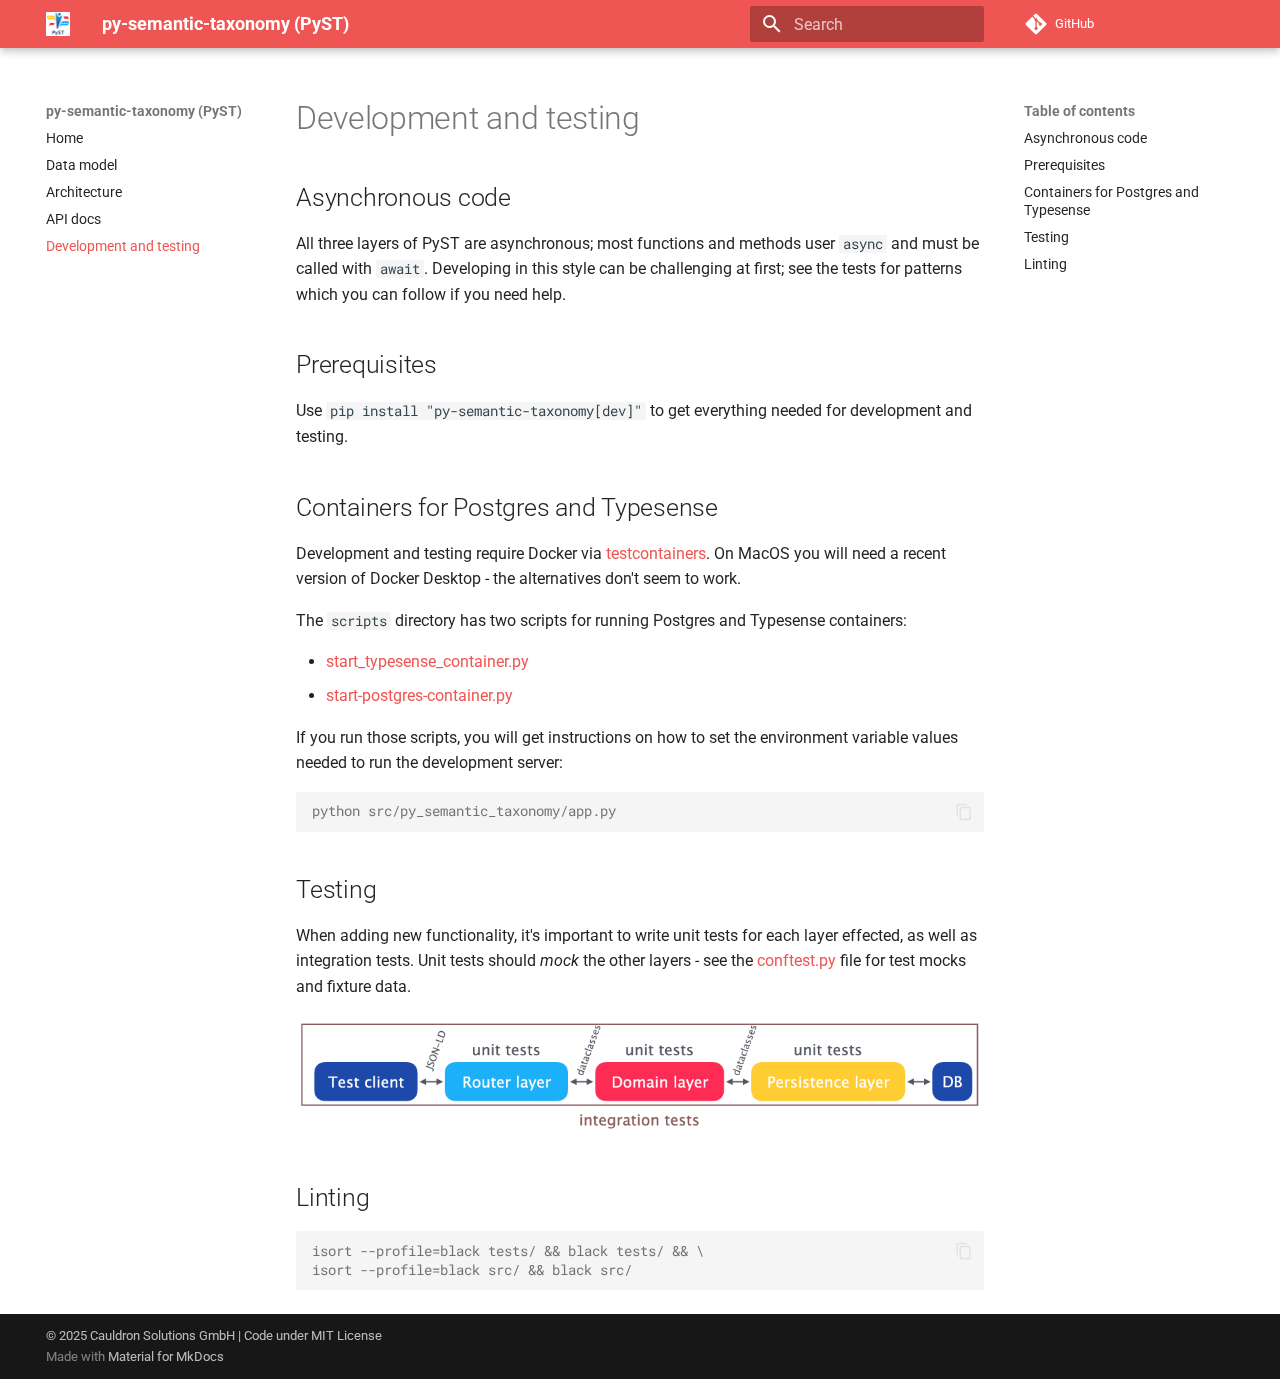
<file: docs/development/index.html>
<!doctype html>
<html lang="en" class="no-js">
  <head>
    
      <meta charset="utf-8">
      <meta name="viewport" content="width=device-width,initial-scale=1">
      
      
      
        <link rel="canonical" href="https://docs.pyst.dev/development/">
      
      
        <link rel="prev" href="../architecture/">
      
      
      
      <link rel="icon" href="../img/favicon-96x96.png">
      <meta name="generator" content="mkdocs-1.6.1, mkdocs-material-9.6.11">
    
    
      
        <title>Development and testing - py-semantic-taxonomy (PyST)</title>
      
    
    
      <link rel="stylesheet" href="../assets/stylesheets/main.4af4bdda.min.css">
      
        
        <link rel="stylesheet" href="../assets/stylesheets/palette.06af60db.min.css">
      
      


    
    
      
    
    
      
        
        
        <link rel="preconnect" href="https://fonts.gstatic.com" crossorigin>
        <link rel="stylesheet" href="https://fonts.googleapis.com/css?family=Roboto:300,300i,400,400i,700,700i%7CRoboto+Mono:400,400i,700,700i&display=fallback">
        <style>:root{--md-text-font:"Roboto";--md-code-font:"Roboto Mono"}</style>
      
    
    
    <script>__md_scope=new URL("..",location),__md_hash=e=>[...e].reduce(((e,_)=>(e<<5)-e+_.charCodeAt(0)),0),__md_get=(e,_=localStorage,t=__md_scope)=>JSON.parse(_.getItem(t.pathname+"."+e)),__md_set=(e,_,t=localStorage,a=__md_scope)=>{try{t.setItem(a.pathname+"."+e,JSON.stringify(_))}catch(e){}}</script>
    
      

    
    
    
  </head>
  
  
    
    
    
    
    
    <body dir="ltr" data-md-color-scheme="default" data-md-color-primary="red" data-md-color-accent="indigo">
  
    
    <input class="md-toggle" data-md-toggle="drawer" type="checkbox" id="__drawer" autocomplete="off">
    <input class="md-toggle" data-md-toggle="search" type="checkbox" id="__search" autocomplete="off">
    <label class="md-overlay" for="__drawer"></label>
    <div data-md-component="skip">
      
        
        <a href="#development-and-testing" class="md-skip">
          Skip to content
        </a>
      
    </div>
    <div data-md-component="announce">
      
    </div>
    
    
      

  

<header class="md-header md-header--shadow" data-md-component="header">
  <nav class="md-header__inner md-grid" aria-label="Header">
    <a href=".." title="py-semantic-taxonomy (PyST)" class="md-header__button md-logo" aria-label="py-semantic-taxonomy (PyST)" data-md-component="logo">
      
  <img src="../img/logo.png" alt="logo">

    </a>
    <label class="md-header__button md-icon" for="__drawer">
      
      <svg xmlns="http://www.w3.org/2000/svg" viewBox="0 0 24 24"><path d="M3 6h18v2H3zm0 5h18v2H3zm0 5h18v2H3z"/></svg>
    </label>
    <div class="md-header__title" data-md-component="header-title">
      <div class="md-header__ellipsis">
        <div class="md-header__topic">
          <span class="md-ellipsis">
            py-semantic-taxonomy (PyST)
          </span>
        </div>
        <div class="md-header__topic" data-md-component="header-topic">
          <span class="md-ellipsis">
            
              Development and testing
            
          </span>
        </div>
      </div>
    </div>
    
      
    
    
    
    
      
      
        <label class="md-header__button md-icon" for="__search">
          
          <svg xmlns="http://www.w3.org/2000/svg" viewBox="0 0 24 24"><path d="M9.5 3A6.5 6.5 0 0 1 16 9.5c0 1.61-.59 3.09-1.56 4.23l.27.27h.79l5 5-1.5 1.5-5-5v-.79l-.27-.27A6.52 6.52 0 0 1 9.5 16 6.5 6.5 0 0 1 3 9.5 6.5 6.5 0 0 1 9.5 3m0 2C7 5 5 7 5 9.5S7 14 9.5 14 14 12 14 9.5 12 5 9.5 5"/></svg>
        </label>
        <div class="md-search" data-md-component="search" role="dialog">
  <label class="md-search__overlay" for="__search"></label>
  <div class="md-search__inner" role="search">
    <form class="md-search__form" name="search">
      <input type="text" class="md-search__input" name="query" aria-label="Search" placeholder="Search" autocapitalize="off" autocorrect="off" autocomplete="off" spellcheck="false" data-md-component="search-query" required>
      <label class="md-search__icon md-icon" for="__search">
        
        <svg xmlns="http://www.w3.org/2000/svg" viewBox="0 0 24 24"><path d="M9.5 3A6.5 6.5 0 0 1 16 9.5c0 1.61-.59 3.09-1.56 4.23l.27.27h.79l5 5-1.5 1.5-5-5v-.79l-.27-.27A6.52 6.52 0 0 1 9.5 16 6.5 6.5 0 0 1 3 9.5 6.5 6.5 0 0 1 9.5 3m0 2C7 5 5 7 5 9.5S7 14 9.5 14 14 12 14 9.5 12 5 9.5 5"/></svg>
        
        <svg xmlns="http://www.w3.org/2000/svg" viewBox="0 0 24 24"><path d="M20 11v2H8l5.5 5.5-1.42 1.42L4.16 12l7.92-7.92L13.5 5.5 8 11z"/></svg>
      </label>
      <nav class="md-search__options" aria-label="Search">
        
        <button type="reset" class="md-search__icon md-icon" title="Clear" aria-label="Clear" tabindex="-1">
          
          <svg xmlns="http://www.w3.org/2000/svg" viewBox="0 0 24 24"><path d="M19 6.41 17.59 5 12 10.59 6.41 5 5 6.41 10.59 12 5 17.59 6.41 19 12 13.41 17.59 19 19 17.59 13.41 12z"/></svg>
        </button>
      </nav>
      
    </form>
    <div class="md-search__output">
      <div class="md-search__scrollwrap" tabindex="0" data-md-scrollfix>
        <div class="md-search-result" data-md-component="search-result">
          <div class="md-search-result__meta">
            Initializing search
          </div>
          <ol class="md-search-result__list" role="presentation"></ol>
        </div>
      </div>
    </div>
  </div>
</div>
      
    
    
      <div class="md-header__source">
        <a href="https://github.com/cauldron/py-semantic-taxonomy/" title="Go to repository" class="md-source" data-md-component="source">
  <div class="md-source__icon md-icon">
    
    <svg xmlns="http://www.w3.org/2000/svg" viewBox="0 0 448 512"><!--! Font Awesome Free 6.7.2 by @fontawesome - https://fontawesome.com License - https://fontawesome.com/license/free (Icons: CC BY 4.0, Fonts: SIL OFL 1.1, Code: MIT License) Copyright 2024 Fonticons, Inc.--><path d="M439.55 236.05 244 40.45a28.87 28.87 0 0 0-40.81 0l-40.66 40.63 51.52 51.52c27.06-9.14 52.68 16.77 43.39 43.68l49.66 49.66c34.23-11.8 61.18 31 35.47 56.69-26.49 26.49-70.21-2.87-56-37.34L240.22 199v121.85c25.3 12.54 22.26 41.85 9.08 55a34.34 34.34 0 0 1-48.55 0c-17.57-17.6-11.07-46.91 11.25-56v-123c-20.8-8.51-24.6-30.74-18.64-45L142.57 101 8.45 235.14a28.86 28.86 0 0 0 0 40.81l195.61 195.6a28.86 28.86 0 0 0 40.8 0l194.69-194.69a28.86 28.86 0 0 0 0-40.81"/></svg>
  </div>
  <div class="md-source__repository">
    GitHub
  </div>
</a>
      </div>
    
  </nav>
  
</header>
    
    <div class="md-container" data-md-component="container">
      
      
        
          
        
      
      <main class="md-main" data-md-component="main">
        <div class="md-main__inner md-grid">
          
            
              
              <div class="md-sidebar md-sidebar--primary" data-md-component="sidebar" data-md-type="navigation" >
                <div class="md-sidebar__scrollwrap">
                  <div class="md-sidebar__inner">
                    



<nav class="md-nav md-nav--primary" aria-label="Navigation" data-md-level="0">
  <label class="md-nav__title" for="__drawer">
    <a href=".." title="py-semantic-taxonomy (PyST)" class="md-nav__button md-logo" aria-label="py-semantic-taxonomy (PyST)" data-md-component="logo">
      
  <img src="../img/logo.png" alt="logo">

    </a>
    py-semantic-taxonomy (PyST)
  </label>
  
    <div class="md-nav__source">
      <a href="https://github.com/cauldron/py-semantic-taxonomy/" title="Go to repository" class="md-source" data-md-component="source">
  <div class="md-source__icon md-icon">
    
    <svg xmlns="http://www.w3.org/2000/svg" viewBox="0 0 448 512"><!--! Font Awesome Free 6.7.2 by @fontawesome - https://fontawesome.com License - https://fontawesome.com/license/free (Icons: CC BY 4.0, Fonts: SIL OFL 1.1, Code: MIT License) Copyright 2024 Fonticons, Inc.--><path d="M439.55 236.05 244 40.45a28.87 28.87 0 0 0-40.81 0l-40.66 40.63 51.52 51.52c27.06-9.14 52.68 16.77 43.39 43.68l49.66 49.66c34.23-11.8 61.18 31 35.47 56.69-26.49 26.49-70.21-2.87-56-37.34L240.22 199v121.85c25.3 12.54 22.26 41.85 9.08 55a34.34 34.34 0 0 1-48.55 0c-17.57-17.6-11.07-46.91 11.25-56v-123c-20.8-8.51-24.6-30.74-18.64-45L142.57 101 8.45 235.14a28.86 28.86 0 0 0 0 40.81l195.61 195.6a28.86 28.86 0 0 0 40.8 0l194.69-194.69a28.86 28.86 0 0 0 0-40.81"/></svg>
  </div>
  <div class="md-source__repository">
    GitHub
  </div>
</a>
    </div>
  
  <ul class="md-nav__list" data-md-scrollfix>
    
      
      
  
  
  
  
    <li class="md-nav__item">
      <a href=".." class="md-nav__link">
        
  
  
  <span class="md-ellipsis">
    Home
    
  </span>
  

      </a>
    </li>
  

    
      
      
  
  
  
  
    <li class="md-nav__item">
      <a href="../data-model/" class="md-nav__link">
        
  
  
  <span class="md-ellipsis">
    Data model
    
  </span>
  

      </a>
    </li>
  

    
      
      
  
  
  
  
    <li class="md-nav__item">
      <a href="../architecture/" class="md-nav__link">
        
  
  
  <span class="md-ellipsis">
    Architecture
    
  </span>
  

      </a>
    </li>
  

    
      
      
  
  
  
  
    <li class="md-nav__item">
      <a href="https://docs.pyst.dev/api/" class="md-nav__link">
        
  
  
  <span class="md-ellipsis">
    API docs
    
  </span>
  

      </a>
    </li>
  

    
      
      
  
  
    
  
  
  
    <li class="md-nav__item md-nav__item--active">
      
      <input class="md-nav__toggle md-toggle" type="checkbox" id="__toc">
      
      
        
      
      
        <label class="md-nav__link md-nav__link--active" for="__toc">
          
  
  
  <span class="md-ellipsis">
    Development and testing
    
  </span>
  

          <span class="md-nav__icon md-icon"></span>
        </label>
      
      <a href="./" class="md-nav__link md-nav__link--active">
        
  
  
  <span class="md-ellipsis">
    Development and testing
    
  </span>
  

      </a>
      
        

<nav class="md-nav md-nav--secondary" aria-label="Table of contents">
  
  
  
    
  
  
    <label class="md-nav__title" for="__toc">
      <span class="md-nav__icon md-icon"></span>
      Table of contents
    </label>
    <ul class="md-nav__list" data-md-component="toc" data-md-scrollfix>
      
        <li class="md-nav__item">
  <a href="#asynchronous-code" class="md-nav__link">
    <span class="md-ellipsis">
      Asynchronous code
    </span>
  </a>
  
</li>
      
        <li class="md-nav__item">
  <a href="#prerequisites" class="md-nav__link">
    <span class="md-ellipsis">
      Prerequisites
    </span>
  </a>
  
</li>
      
        <li class="md-nav__item">
  <a href="#containers-for-postgres-and-typesense" class="md-nav__link">
    <span class="md-ellipsis">
      Containers for Postgres and Typesense
    </span>
  </a>
  
</li>
      
        <li class="md-nav__item">
  <a href="#testing" class="md-nav__link">
    <span class="md-ellipsis">
      Testing
    </span>
  </a>
  
</li>
      
        <li class="md-nav__item">
  <a href="#linting" class="md-nav__link">
    <span class="md-ellipsis">
      Linting
    </span>
  </a>
  
</li>
      
    </ul>
  
</nav>
      
    </li>
  

    
  </ul>
</nav>
                  </div>
                </div>
              </div>
            
            
              
              <div class="md-sidebar md-sidebar--secondary" data-md-component="sidebar" data-md-type="toc" >
                <div class="md-sidebar__scrollwrap">
                  <div class="md-sidebar__inner">
                    

<nav class="md-nav md-nav--secondary" aria-label="Table of contents">
  
  
  
    
  
  
    <label class="md-nav__title" for="__toc">
      <span class="md-nav__icon md-icon"></span>
      Table of contents
    </label>
    <ul class="md-nav__list" data-md-component="toc" data-md-scrollfix>
      
        <li class="md-nav__item">
  <a href="#asynchronous-code" class="md-nav__link">
    <span class="md-ellipsis">
      Asynchronous code
    </span>
  </a>
  
</li>
      
        <li class="md-nav__item">
  <a href="#prerequisites" class="md-nav__link">
    <span class="md-ellipsis">
      Prerequisites
    </span>
  </a>
  
</li>
      
        <li class="md-nav__item">
  <a href="#containers-for-postgres-and-typesense" class="md-nav__link">
    <span class="md-ellipsis">
      Containers for Postgres and Typesense
    </span>
  </a>
  
</li>
      
        <li class="md-nav__item">
  <a href="#testing" class="md-nav__link">
    <span class="md-ellipsis">
      Testing
    </span>
  </a>
  
</li>
      
        <li class="md-nav__item">
  <a href="#linting" class="md-nav__link">
    <span class="md-ellipsis">
      Linting
    </span>
  </a>
  
</li>
      
    </ul>
  
</nav>
                  </div>
                </div>
              </div>
            
          
          
            <div class="md-content" data-md-component="content">
              <article class="md-content__inner md-typeset">
                
                  


  
  


<h1 id="development-and-testing">Development and testing<a class="headerlink" href="#development-and-testing" title="Permanent link">#</a></h1>
<h2 id="asynchronous-code">Asynchronous code<a class="headerlink" href="#asynchronous-code" title="Permanent link">#</a></h2>
<p>All three layers of PyST are asynchronous; most functions and methods user <code>async</code> and must be called with <code>await</code>. Developing in this style can be challenging at first; see the tests for patterns which you can follow if you need help.</p>
<h2 id="prerequisites">Prerequisites<a class="headerlink" href="#prerequisites" title="Permanent link">#</a></h2>
<p>Use <code>pip install "py-semantic-taxonomy[dev]"</code> to get everything needed for development and testing.</p>
<h2 id="containers-for-postgres-and-typesense">Containers for Postgres and Typesense<a class="headerlink" href="#containers-for-postgres-and-typesense" title="Permanent link">#</a></h2>
<p>Development and testing require Docker via <a href="https://testcontainers.com/">testcontainers</a>. On MacOS you will need a recent version of Docker Desktop - the alternatives don't seem to work.</p>
<p>The <code>scripts</code> directory has two scripts for running Postgres and Typesense containers:</p>
<ul>
<li><a href="https://github.com/cauldron/py-semantic-taxonomy/blob/main/scripts/start_typesense_container.py">start_typesense_container.py</a></li>
<li><a href="https://github.com/cauldron/py-semantic-taxonomy/blob/main/scripts/start_postgres_container.py">start-postgres-container.py</a></li>
</ul>
<p>If you run those scripts, you will get instructions on how to set the environment variable values needed to run the development server:</p>
<div class="highlight"><pre><span></span><code><span class="go">python src/py_semantic_taxonomy/app.py</span>
</code></pre></div>
<h2 id="testing">Testing<a class="headerlink" href="#testing" title="Permanent link">#</a></h2>
<p>When adding new functionality, it's important to write unit tests for each layer effected, as well as integration tests. Unit tests should <em>mock</em> the other layers - see the <a href="https://github.com/cauldron/py-semantic-taxonomy/blob/main/tests/conftest.py">conftest.py</a> file for test mocks and fixture data.</p>
<p><img alt="Integration and unit tests" src="../img/testing.png" /></p>
<h2 id="linting">Linting<a class="headerlink" href="#linting" title="Permanent link">#</a></h2>
<div class="highlight"><pre><span></span><code><span class="go">isort --profile=black tests/ &amp;&amp; black tests/ &amp;&amp; \</span>
<span class="go">isort --profile=black src/ &amp;&amp; black src/</span>
</code></pre></div>












                
              </article>
            </div>
          
          
<script>var target=document.getElementById(location.hash.slice(1));target&&target.name&&(target.checked=target.name.startsWith("__tabbed_"))</script>
        </div>
        
          <button type="button" class="md-top md-icon" data-md-component="top" hidden>
  
  <svg xmlns="http://www.w3.org/2000/svg" viewBox="0 0 24 24"><path d="M13 20h-2V8l-5.5 5.5-1.42-1.42L12 4.16l7.92 7.92-1.42 1.42L13 8z"/></svg>
  Back to top
</button>
        
      </main>
      
        <footer class="md-footer">
  
  <div class="md-footer-meta md-typeset">
    <div class="md-footer-meta__inner md-grid">
      <div class="md-copyright">
  
    <div class="md-copyright__highlight">
      © 2025 Cauldron Solutions GmbH | Code under MIT License
    </div>
  
  
    Made with
    <a href="https://squidfunk.github.io/mkdocs-material/" target="_blank" rel="noopener">
      Material for MkDocs
    </a>
  
</div>
      
    </div>
  </div>
</footer>
      
    </div>
    <div class="md-dialog" data-md-component="dialog">
      <div class="md-dialog__inner md-typeset"></div>
    </div>
    
      <div class="md-progress" data-md-component="progress" role="progressbar"></div>
    
    
    
      
      <script id="__config" type="application/json">{"base": "..", "features": ["navigation.instant", "navigation.instant.progress", "navigation.expand", "navigation.path", "navigation.indexes", "navigation.top", "content.footnote.tooltips", "content.code.copy"], "search": "../assets/javascripts/workers/search.f8cc74c7.min.js", "tags": null, "translations": {"clipboard.copied": "Copied to clipboard", "clipboard.copy": "Copy to clipboard", "search.result.more.one": "1 more on this page", "search.result.more.other": "# more on this page", "search.result.none": "No matching documents", "search.result.one": "1 matching document", "search.result.other": "# matching documents", "search.result.placeholder": "Type to start searching", "search.result.term.missing": "Missing", "select.version": "Select version"}, "version": null}</script>
    
    
      <script src="../assets/javascripts/bundle.c8b220af.min.js"></script>
      
    
  </body>
</html>
</file>
<file: docs/assets/stylesheets/main.4af4bdda.min.css>
@charset "UTF-8";html{-webkit-text-size-adjust:none;-moz-text-size-adjust:none;text-size-adjust:none;box-sizing:border-box}*,:after,:before{box-sizing:inherit}@media (prefers-reduced-motion){*,:after,:before{transition:none!important}}body{margin:0}a,button,input,label{-webkit-tap-highlight-color:transparent}a{color:inherit;text-decoration:none}hr{border:0;box-sizing:initial;display:block;height:.05rem;overflow:visible;padding:0}small{font-size:80%}sub,sup{line-height:1em}img{border-style:none}table{border-collapse:initial;border-spacing:0}td,th{font-weight:400;vertical-align:top}button{background:#0000;border:0;font-family:inherit;font-size:inherit;margin:0;padding:0}input{border:0;outline:none}:root{--md-primary-fg-color:#4051b5;--md-primary-fg-color--light:#5d6cc0;--md-primary-fg-color--dark:#303fa1;--md-primary-bg-color:#fff;--md-primary-bg-color--light:#ffffffb3;--md-accent-fg-color:#526cfe;--md-accent-fg-color--transparent:#526cfe1a;--md-accent-bg-color:#fff;--md-accent-bg-color--light:#ffffffb3}[data-md-color-scheme=default]{color-scheme:light}[data-md-color-scheme=default] img[src$="#gh-dark-mode-only"],[data-md-color-scheme=default] img[src$="#only-dark"]{display:none}:root,[data-md-color-scheme=default]{--md-hue:225deg;--md-default-fg-color:#000000de;--md-default-fg-color--light:#0000008a;--md-default-fg-color--lighter:#00000052;--md-default-fg-color--lightest:#00000012;--md-default-bg-color:#fff;--md-default-bg-color--light:#ffffffb3;--md-default-bg-color--lighter:#ffffff4d;--md-default-bg-color--lightest:#ffffff1f;--md-code-fg-color:#36464e;--md-code-bg-color:#f5f5f5;--md-code-hl-color:#4287ff;--md-code-hl-color--light:#4287ff1a;--md-code-hl-number-color:#d52a2a;--md-code-hl-special-color:#db1457;--md-code-hl-function-color:#a846b9;--md-code-hl-constant-color:#6e59d9;--md-code-hl-keyword-color:#3f6ec6;--md-code-hl-string-color:#1c7d4d;--md-code-hl-name-color:var(--md-code-fg-color);--md-code-hl-operator-color:var(--md-default-fg-color--light);--md-code-hl-punctuation-color:var(--md-default-fg-color--light);--md-code-hl-comment-color:var(--md-default-fg-color--light);--md-code-hl-generic-color:var(--md-default-fg-color--light);--md-code-hl-variable-color:var(--md-default-fg-color--light);--md-typeset-color:var(--md-default-fg-color);--md-typeset-a-color:var(--md-primary-fg-color);--md-typeset-del-color:#f5503d26;--md-typeset-ins-color:#0bd57026;--md-typeset-kbd-color:#fafafa;--md-typeset-kbd-accent-color:#fff;--md-typeset-kbd-border-color:#b8b8b8;--md-typeset-mark-color:#ffff0080;--md-typeset-table-color:#0000001f;--md-typeset-table-color--light:rgba(0,0,0,.035);--md-admonition-fg-color:var(--md-default-fg-color);--md-admonition-bg-color:var(--md-default-bg-color);--md-warning-fg-color:#000000de;--md-warning-bg-color:#ff9;--md-footer-fg-color:#fff;--md-footer-fg-color--light:#ffffffb3;--md-footer-fg-color--lighter:#ffffff73;--md-footer-bg-color:#000000de;--md-footer-bg-color--dark:#00000052;--md-shadow-z1:0 0.2rem 0.5rem #0000000d,0 0 0.05rem #0000001a;--md-shadow-z2:0 0.2rem 0.5rem #0000001a,0 0 0.05rem #00000040;--md-shadow-z3:0 0.2rem 0.5rem #0003,0 0 0.05rem #00000059}.md-icon svg{fill:currentcolor;display:block;height:1.2rem;width:1.2rem}body{-webkit-font-smoothing:antialiased;-moz-osx-font-smoothing:grayscale;--md-text-font-family:var(--md-text-font,_),-apple-system,BlinkMacSystemFont,Helvetica,Arial,sans-serif;--md-code-font-family:var(--md-code-font,_),SFMono-Regular,Consolas,Menlo,monospace}aside,body,input{font-feature-settings:"kern","liga";color:var(--md-typeset-color);font-family:var(--md-text-font-family)}code,kbd,pre{font-feature-settings:"kern";font-family:var(--md-code-font-family)}:root{--md-typeset-table-sort-icon:url('data:image/svg+xml;charset=utf-8,<svg xmlns="http://www.w3.org/2000/svg" viewBox="0 0 24 24"><path d="m18 21-4-4h3V7h-3l4-4 4 4h-3v10h3M2 19v-2h10v2M2 13v-2h7v2M2 7V5h4v2z"/></svg>');--md-typeset-table-sort-icon--asc:url('data:image/svg+xml;charset=utf-8,<svg xmlns="http://www.w3.org/2000/svg" viewBox="0 0 24 24"><path d="M19 17h3l-4 4-4-4h3V3h2M2 17h10v2H2M6 5v2H2V5m0 6h7v2H2z"/></svg>');--md-typeset-table-sort-icon--desc:url('data:image/svg+xml;charset=utf-8,<svg xmlns="http://www.w3.org/2000/svg" viewBox="0 0 24 24"><path d="M19 7h3l-4-4-4 4h3v14h2M2 17h10v2H2M6 5v2H2V5m0 6h7v2H2z"/></svg>')}.md-typeset{-webkit-print-color-adjust:exact;color-adjust:exact;font-size:.8rem;line-height:1.6;overflow-wrap:break-word}@media print{.md-typeset{font-size:.68rem}}.md-typeset blockquote,.md-typeset dl,.md-typeset figure,.md-typeset ol,.md-typeset pre,.md-typeset ul{margin-bottom:1em;margin-top:1em}.md-typeset h1{color:var(--md-default-fg-color--light);font-size:2em;line-height:1.3;margin:0 0 1.25em}.md-typeset h1,.md-typeset h2{font-weight:300;letter-spacing:-.01em}.md-typeset h2{font-size:1.5625em;line-height:1.4;margin:1.6em 0 .64em}.md-typeset h3{font-size:1.25em;font-weight:400;letter-spacing:-.01em;line-height:1.5;margin:1.6em 0 .8em}.md-typeset h2+h3{margin-top:.8em}.md-typeset h4{font-weight:700;letter-spacing:-.01em;margin:1em 0}.md-typeset h5,.md-typeset h6{color:var(--md-default-fg-color--light);font-size:.8em;font-weight:700;letter-spacing:-.01em;margin:1.25em 0}.md-typeset h5{text-transform:uppercase}.md-typeset h5 code{text-transform:none}.md-typeset hr{border-bottom:.05rem solid var(--md-default-fg-color--lightest);display:flow-root;margin:1.5em 0}.md-typeset a{color:var(--md-typeset-a-color);word-break:break-word}.md-typeset a,.md-typeset a:before{transition:color 125ms}.md-typeset a:focus,.md-typeset a:hover{color:var(--md-accent-fg-color)}.md-typeset a:focus code,.md-typeset a:hover code{background-color:var(--md-accent-fg-color--transparent)}.md-typeset a code{color:currentcolor;transition:background-color 125ms}.md-typeset a.focus-visible{outline-color:var(--md-accent-fg-color);outline-offset:.2rem}.md-typeset code,.md-typeset kbd,.md-typeset pre{color:var(--md-code-fg-color);direction:ltr;font-variant-ligatures:none}@media print{.md-typeset code,.md-typeset kbd,.md-typeset pre{white-space:pre-wrap}}.md-typeset code{background-color:var(--md-code-bg-color);border-radius:.1rem;-webkit-box-decoration-break:clone;box-decoration-break:clone;font-size:.85em;padding:0 .2941176471em;word-break:break-word}.md-typeset code:not(.focus-visible){-webkit-tap-highlight-color:transparent;outline:none}.md-typeset pre{display:flow-root;line-height:1.4;position:relative}.md-typeset pre>code{-webkit-box-decoration-break:slice;box-decoration-break:slice;box-shadow:none;display:block;margin:0;outline-color:var(--md-accent-fg-color);overflow:auto;padding:.7720588235em 1.1764705882em;scrollbar-color:var(--md-default-fg-color--lighter) #0000;scrollbar-width:thin;touch-action:auto;word-break:normal}.md-typeset pre>code:hover{scrollbar-color:var(--md-accent-fg-color) #0000}.md-typeset pre>code::-webkit-scrollbar{height:.2rem;width:.2rem}.md-typeset pre>code::-webkit-scrollbar-thumb{background-color:var(--md-default-fg-color--lighter)}.md-typeset pre>code::-webkit-scrollbar-thumb:hover{background-color:var(--md-accent-fg-color)}.md-typeset kbd{background-color:var(--md-typeset-kbd-color);border-radius:.1rem;box-shadow:0 .1rem 0 .05rem var(--md-typeset-kbd-border-color),0 .1rem 0 var(--md-typeset-kbd-border-color),0 -.1rem .2rem var(--md-typeset-kbd-accent-color) inset;color:var(--md-default-fg-color);display:inline-block;font-size:.75em;padding:0 .6666666667em;vertical-align:text-top;word-break:break-word}.md-typeset mark{background-color:var(--md-typeset-mark-color);-webkit-box-decoration-break:clone;box-decoration-break:clone;color:inherit;word-break:break-word}.md-typeset abbr{border-bottom:.05rem dotted var(--md-default-fg-color--light);cursor:help;text-decoration:none}.md-typeset small{opacity:.75}[dir=ltr] .md-typeset sub,[dir=ltr] .md-typeset sup{margin-left:.078125em}[dir=rtl] .md-typeset sub,[dir=rtl] .md-typeset sup{margin-right:.078125em}[dir=ltr] .md-typeset blockquote{padding-left:.6rem}[dir=rtl] .md-typeset blockquote{padding-right:.6rem}[dir=ltr] .md-typeset blockquote{border-left:.2rem solid var(--md-default-fg-color--lighter)}[dir=rtl] .md-typeset blockquote{border-right:.2rem solid var(--md-default-fg-color--lighter)}.md-typeset blockquote{color:var(--md-default-fg-color--light);margin-left:0;margin-right:0}.md-typeset ul{list-style-type:disc}.md-typeset ul[type]{list-style-type:revert-layer}[dir=ltr] .md-typeset ol,[dir=ltr] .md-typeset ul{margin-left:.625em}[dir=rtl] .md-typeset ol,[dir=rtl] .md-typeset ul{margin-right:.625em}.md-typeset ol,.md-typeset ul{padding:0}.md-typeset ol:not([hidden]),.md-typeset ul:not([hidden]){display:flow-root}.md-typeset ol ol,.md-typeset ul ol{list-style-type:lower-alpha}.md-typeset ol ol ol,.md-typeset ul ol ol{list-style-type:lower-roman}.md-typeset ol ol ol ol,.md-typeset ul ol ol ol{list-style-type:upper-alpha}.md-typeset ol ol ol ol ol,.md-typeset ul ol ol ol ol{list-style-type:upper-roman}.md-typeset ol[type],.md-typeset ul[type]{list-style-type:revert-layer}[dir=ltr] .md-typeset ol li,[dir=ltr] .md-typeset ul li{margin-left:1.25em}[dir=rtl] .md-typeset ol li,[dir=rtl] .md-typeset ul li{margin-right:1.25em}.md-typeset ol li,.md-typeset ul li{margin-bottom:.5em}.md-typeset ol li blockquote,.md-typeset ol li p,.md-typeset ul li blockquote,.md-typeset ul li p{margin:.5em 0}.md-typeset ol li:last-child,.md-typeset ul li:last-child{margin-bottom:0}[dir=ltr] .md-typeset ol li ol,[dir=ltr] .md-typeset ol li ul,[dir=ltr] .md-typeset ul li ol,[dir=ltr] .md-typeset ul li ul{margin-left:.625em}[dir=rtl] .md-typeset ol li ol,[dir=rtl] .md-typeset ol li ul,[dir=rtl] .md-typeset ul li ol,[dir=rtl] .md-typeset ul li ul{margin-right:.625em}.md-typeset ol li ol,.md-typeset ol li ul,.md-typeset ul li ol,.md-typeset ul li ul{margin-bottom:.5em;margin-top:.5em}[dir=ltr] .md-typeset dd{margin-left:1.875em}[dir=rtl] .md-typeset dd{margin-right:1.875em}.md-typeset dd{margin-bottom:1.5em;margin-top:1em}.md-typeset img,.md-typeset svg,.md-typeset video{height:auto;max-width:100%}.md-typeset img[align=left]{margin:1em 1em 1em 0}.md-typeset img[align=right]{margin:1em 0 1em 1em}.md-typeset img[align]:only-child{margin-top:0}.md-typeset figure{display:flow-root;margin:1em auto;max-width:100%;text-align:center;width:-moz-fit-content;width:fit-content}.md-typeset figure img{display:block;margin:0 auto}.md-typeset figcaption{font-style:italic;margin:1em auto;max-width:24rem}.md-typeset iframe{max-width:100%}.md-typeset table:not([class]){background-color:var(--md-default-bg-color);border:.05rem solid var(--md-typeset-table-color);border-radius:.1rem;display:inline-block;font-size:.64rem;max-width:100%;overflow:auto;touch-action:auto}@media print{.md-typeset table:not([class]){display:table}}.md-typeset table:not([class])+*{margin-top:1.5em}.md-typeset table:not([class]) td>:first-child,.md-typeset table:not([class]) th>:first-child{margin-top:0}.md-typeset table:not([class]) td>:last-child,.md-typeset table:not([class]) th>:last-child{margin-bottom:0}.md-typeset table:not([class]) td:not([align]),.md-typeset table:not([class]) th:not([align]){text-align:left}[dir=rtl] .md-typeset table:not([class]) td:not([align]),[dir=rtl] .md-typeset table:not([class]) th:not([align]){text-align:right}.md-typeset table:not([class]) th{font-weight:700;min-width:5rem;padding:.9375em 1.25em;vertical-align:top}.md-typeset table:not([class]) td{border-top:.05rem solid var(--md-typeset-table-color);padding:.9375em 1.25em;vertical-align:top}.md-typeset table:not([class]) tbody tr{transition:background-color 125ms}.md-typeset table:not([class]) tbody tr:hover{background-color:var(--md-typeset-table-color--light);box-shadow:0 .05rem 0 var(--md-default-bg-color) inset}.md-typeset table:not([class]) a{word-break:normal}.md-typeset table th[role=columnheader]{cursor:pointer}[dir=ltr] .md-typeset table th[role=columnheader]:after{margin-left:.5em}[dir=rtl] .md-typeset table th[role=columnheader]:after{margin-right:.5em}.md-typeset table th[role=columnheader]:after{content:"";display:inline-block;height:1.2em;-webkit-mask-image:var(--md-typeset-table-sort-icon);mask-image:var(--md-typeset-table-sort-icon);-webkit-mask-repeat:no-repeat;mask-repeat:no-repeat;-webkit-mask-size:contain;mask-size:contain;transition:background-color 125ms;vertical-align:text-bottom;width:1.2em}.md-typeset table th[role=columnheader]:hover:after{background-color:var(--md-default-fg-color--lighter)}.md-typeset table th[role=columnheader][aria-sort=ascending]:after{background-color:var(--md-default-fg-color--light);-webkit-mask-image:var(--md-typeset-table-sort-icon--asc);mask-image:var(--md-typeset-table-sort-icon--asc)}.md-typeset table th[role=columnheader][aria-sort=descending]:after{background-color:var(--md-default-fg-color--light);-webkit-mask-image:var(--md-typeset-table-sort-icon--desc);mask-image:var(--md-typeset-table-sort-icon--desc)}.md-typeset__scrollwrap{margin:1em -.8rem;overflow-x:auto;touch-action:auto}.md-typeset__table{display:inline-block;margin-bottom:.5em;padding:0 .8rem}@media print{.md-typeset__table{display:block}}html .md-typeset__table table{display:table;margin:0;overflow:hidden;width:100%}@media screen and (max-width:44.984375em){.md-content__inner>pre{margin:1em -.8rem}.md-content__inner>pre code{border-radius:0}}.md-typeset .md-author{border-radius:100%;display:block;flex-shrink:0;height:1.6rem;overflow:hidden;position:relative;transition:color 125ms,transform 125ms;width:1.6rem}.md-typeset .md-author img{display:block}.md-typeset .md-author--more{background:var(--md-default-fg-color--lightest);color:var(--md-default-fg-color--lighter);font-size:.6rem;font-weight:700;line-height:1.6rem;text-align:center}.md-typeset .md-author--long{height:2.4rem;width:2.4rem}.md-typeset a.md-author{transform:scale(1)}.md-typeset a.md-author img{border-radius:100%;filter:grayscale(100%) opacity(75%);transition:filter 125ms}.md-typeset a.md-author:focus,.md-typeset a.md-author:hover{transform:scale(1.1);z-index:1}.md-typeset a.md-author:focus img,.md-typeset a.md-author:hover img{filter:grayscale(0)}.md-banner{background-color:var(--md-footer-bg-color);color:var(--md-footer-fg-color);overflow:auto}@media print{.md-banner{display:none}}.md-banner--warning{background-color:var(--md-warning-bg-color);color:var(--md-warning-fg-color)}.md-banner__inner{font-size:.7rem;margin:.6rem auto;padding:0 .8rem}[dir=ltr] .md-banner__button{float:right}[dir=rtl] .md-banner__button{float:left}.md-banner__button{color:inherit;cursor:pointer;transition:opacity .25s}.no-js .md-banner__button{display:none}.md-banner__button:hover{opacity:.7}html{font-size:125%;height:100%;overflow-x:hidden}@media screen and (min-width:100em){html{font-size:137.5%}}@media screen and (min-width:125em){html{font-size:150%}}body{background-color:var(--md-default-bg-color);display:flex;flex-direction:column;font-size:.5rem;min-height:100%;position:relative;width:100%}@media print{body{display:block}}@media screen and (max-width:59.984375em){body[data-md-scrolllock]{position:fixed}}.md-grid{margin-left:auto;margin-right:auto;max-width:61rem}.md-container{display:flex;flex-direction:column;flex-grow:1}@media print{.md-container{display:block}}.md-main{flex-grow:1}.md-main__inner{display:flex;height:100%;margin-top:1.5rem}.md-ellipsis{overflow:hidden;text-overflow:ellipsis}.md-toggle{display:none}.md-option{height:0;opacity:0;position:absolute;width:0}.md-option:checked+label:not([hidden]){display:block}.md-option.focus-visible+label{outline-color:var(--md-accent-fg-color);outline-style:auto}.md-skip{background-color:var(--md-default-fg-color);border-radius:.1rem;color:var(--md-default-bg-color);font-size:.64rem;margin:.5rem;opacity:0;outline-color:var(--md-accent-fg-color);padding:.3rem .5rem;position:fixed;transform:translateY(.4rem);z-index:-1}.md-skip:focus{opacity:1;transform:translateY(0);transition:transform .25s cubic-bezier(.4,0,.2,1),opacity 175ms 75ms;z-index:10}@page{margin:25mm}:root{--md-clipboard-icon:url('data:image/svg+xml;charset=utf-8,<svg xmlns="http://www.w3.org/2000/svg" viewBox="0 0 24 24"><path d="M19 21H8V7h11m0-2H8a2 2 0 0 0-2 2v14a2 2 0 0 0 2 2h11a2 2 0 0 0 2-2V7a2 2 0 0 0-2-2m-3-4H4a2 2 0 0 0-2 2v14h2V3h12z"/></svg>')}.md-clipboard{border-radius:.1rem;color:var(--md-default-fg-color--lightest);cursor:pointer;height:1.5em;outline-color:var(--md-accent-fg-color);outline-offset:.1rem;position:absolute;right:.5em;top:.5em;transition:color .25s;width:1.5em;z-index:1}@media print{.md-clipboard{display:none}}.md-clipboard:not(.focus-visible){-webkit-tap-highlight-color:transparent;outline:none}:hover>.md-clipboard{color:var(--md-default-fg-color--light)}.md-clipboard:focus,.md-clipboard:hover{color:var(--md-accent-fg-color)}.md-clipboard:after{background-color:currentcolor;content:"";display:block;height:1.125em;margin:0 auto;-webkit-mask-image:var(--md-clipboard-icon);mask-image:var(--md-clipboard-icon);-webkit-mask-position:center;mask-position:center;-webkit-mask-repeat:no-repeat;mask-repeat:no-repeat;-webkit-mask-size:contain;mask-size:contain;width:1.125em}.md-clipboard--inline{cursor:pointer}.md-clipboard--inline code{transition:color .25s,background-color .25s}.md-clipboard--inline:focus code,.md-clipboard--inline:hover code{background-color:var(--md-accent-fg-color--transparent);color:var(--md-accent-fg-color)}.md-typeset .md-code__content{display:grid}@keyframes consent{0%{opacity:0;transform:translateY(100%)}to{opacity:1;transform:translateY(0)}}@keyframes overlay{0%{opacity:0}to{opacity:1}}.md-consent__overlay{animation:overlay .25s both;-webkit-backdrop-filter:blur(.1rem);backdrop-filter:blur(.1rem);background-color:#0000008a;height:100%;opacity:1;position:fixed;top:0;width:100%;z-index:5}.md-consent__inner{animation:consent .5s cubic-bezier(.1,.7,.1,1) both;background-color:var(--md-default-bg-color);border:0;border-radius:.1rem;bottom:0;box-shadow:0 0 .2rem #0000001a,0 .2rem .4rem #0003;max-height:100%;overflow:auto;padding:0;position:fixed;width:100%;z-index:5}.md-consent__form{padding:.8rem}.md-consent__settings{display:none;margin:1em 0}input:checked+.md-consent__settings{display:block}.md-consent__controls{margin-bottom:.8rem}.md-typeset .md-consent__controls .md-button{display:inline}@media screen and (max-width:44.984375em){.md-typeset .md-consent__controls .md-button{display:block;margin-top:.4rem;text-align:center;width:100%}}.md-consent label{cursor:pointer}.md-content{flex-grow:1;min-width:0}.md-content__inner{margin:0 .8rem 1.2rem;padding-top:.6rem}@media screen and (min-width:76.25em){[dir=ltr] .md-sidebar--primary:not([hidden])~.md-content>.md-content__inner{margin-left:1.2rem}[dir=ltr] .md-sidebar--secondary:not([hidden])~.md-content>.md-content__inner,[dir=rtl] .md-sidebar--primary:not([hidden])~.md-content>.md-content__inner{margin-right:1.2rem}[dir=rtl] .md-sidebar--secondary:not([hidden])~.md-content>.md-content__inner{margin-left:1.2rem}}.md-content__inner:before{content:"";display:block;height:.4rem}.md-content__inner>:last-child{margin-bottom:0}[dir=ltr] .md-content__button{float:right}[dir=rtl] .md-content__button{float:left}[dir=ltr] .md-content__button{margin-left:.4rem}[dir=rtl] .md-content__button{margin-right:.4rem}.md-content__button{margin:.4rem 0;padding:0}@media print{.md-content__button{display:none}}.md-typeset .md-content__button{color:var(--md-default-fg-color--lighter)}.md-content__button svg{display:inline;vertical-align:top}[dir=rtl] .md-content__button svg{transform:scaleX(-1)}[dir=ltr] .md-dialog{right:.8rem}[dir=rtl] .md-dialog{left:.8rem}.md-dialog{background-color:var(--md-default-fg-color);border-radius:.1rem;bottom:.8rem;box-shadow:var(--md-shadow-z3);min-width:11.1rem;opacity:0;padding:.4rem .6rem;pointer-events:none;position:fixed;transform:translateY(100%);transition:transform 0ms .4s,opacity .4s;z-index:4}@media print{.md-dialog{display:none}}.md-dialog--active{opacity:1;pointer-events:auto;transform:translateY(0);transition:transform .4s cubic-bezier(.075,.85,.175,1),opacity .4s}.md-dialog__inner{color:var(--md-default-bg-color);font-size:.7rem}.md-feedback{margin:2em 0 1em;text-align:center}.md-feedback fieldset{border:none;margin:0;padding:0}.md-feedback__title{font-weight:700;margin:1em auto}.md-feedback__inner{position:relative}.md-feedback__list{display:flex;flex-wrap:wrap;place-content:baseline center;position:relative}.md-feedback__list:hover .md-icon:not(:disabled){color:var(--md-default-fg-color--lighter)}:disabled .md-feedback__list{min-height:1.8rem}.md-feedback__icon{color:var(--md-default-fg-color--light);cursor:pointer;flex-shrink:0;margin:0 .1rem;transition:color 125ms}.md-feedback__icon:not(:disabled).md-icon:hover{color:var(--md-accent-fg-color)}.md-feedback__icon:disabled{color:var(--md-default-fg-color--lightest);pointer-events:none}.md-feedback__note{opacity:0;position:relative;transform:translateY(.4rem);transition:transform .4s cubic-bezier(.1,.7,.1,1),opacity .15s}.md-feedback__note>*{margin:0 auto;max-width:16rem}:disabled .md-feedback__note{opacity:1;transform:translateY(0)}@media print{.md-feedback{display:none}}.md-footer{background-color:var(--md-footer-bg-color);color:var(--md-footer-fg-color)}@media print{.md-footer{display:none}}.md-footer__inner{justify-content:space-between;overflow:auto;padding:.2rem}.md-footer__inner:not([hidden]){display:flex}.md-footer__link{align-items:end;display:flex;flex-grow:0.01;margin-bottom:.4rem;margin-top:1rem;max-width:100%;outline-color:var(--md-accent-fg-color);overflow:hidden;transition:opacity .25s}.md-footer__link:focus,.md-footer__link:hover{opacity:.7}[dir=rtl] .md-footer__link svg{transform:scaleX(-1)}@media screen and (max-width:44.984375em){.md-footer__link--prev{flex-shrink:0}.md-footer__link--prev .md-footer__title{display:none}}[dir=ltr] .md-footer__link--next{margin-left:auto}[dir=rtl] .md-footer__link--next{margin-right:auto}.md-footer__link--next{text-align:right}[dir=rtl] .md-footer__link--next{text-align:left}.md-footer__title{flex-grow:1;font-size:.9rem;margin-bottom:.7rem;max-width:calc(100% - 2.4rem);padding:0 1rem;white-space:nowrap}.md-footer__button{margin:.2rem;padding:.4rem}.md-footer__direction{font-size:.64rem;opacity:.7}.md-footer-meta{background-color:var(--md-footer-bg-color--dark)}.md-footer-meta__inner{display:flex;flex-wrap:wrap;justify-content:space-between;padding:.2rem}html .md-footer-meta.md-typeset a{color:var(--md-footer-fg-color--light)}html .md-footer-meta.md-typeset a:focus,html .md-footer-meta.md-typeset a:hover{color:var(--md-footer-fg-color)}.md-copyright{color:var(--md-footer-fg-color--lighter);font-size:.64rem;margin:auto .6rem;padding:.4rem 0;width:100%}@media screen and (min-width:45em){.md-copyright{width:auto}}.md-copyright__highlight{color:var(--md-footer-fg-color--light)}.md-social{display:inline-flex;gap:.2rem;margin:0 .4rem;padding:.2rem 0 .6rem}@media screen and (min-width:45em){.md-social{padding:.6rem 0}}.md-social__link{display:inline-block;height:1.6rem;text-align:center;width:1.6rem}.md-social__link:before{line-height:1.9}.md-social__link svg{fill:currentcolor;max-height:.8rem;vertical-align:-25%}.md-typeset .md-button{border:.1rem solid;border-radius:.1rem;color:var(--md-primary-fg-color);cursor:pointer;display:inline-block;font-weight:700;padding:.625em 2em;transition:color 125ms,background-color 125ms,border-color 125ms}.md-typeset .md-button--primary{background-color:var(--md-primary-fg-color);border-color:var(--md-primary-fg-color);color:var(--md-primary-bg-color)}.md-typeset .md-button:focus,.md-typeset .md-button:hover{background-color:var(--md-accent-fg-color);border-color:var(--md-accent-fg-color);color:var(--md-accent-bg-color)}[dir=ltr] .md-typeset .md-input{border-top-left-radius:.1rem}[dir=ltr] .md-typeset .md-input,[dir=rtl] .md-typeset .md-input{border-top-right-radius:.1rem}[dir=rtl] .md-typeset .md-input{border-top-left-radius:.1rem}.md-typeset .md-input{border-bottom:.1rem solid var(--md-default-fg-color--lighter);box-shadow:var(--md-shadow-z1);font-size:.8rem;height:1.8rem;padding:0 .6rem;transition:border .25s,box-shadow .25s}.md-typeset .md-input:focus,.md-typeset .md-input:hover{border-bottom-color:var(--md-accent-fg-color);box-shadow:var(--md-shadow-z2)}.md-typeset .md-input--stretch{width:100%}.md-header{background-color:var(--md-primary-fg-color);box-shadow:0 0 .2rem #0000,0 .2rem .4rem #0000;color:var(--md-primary-bg-color);display:block;left:0;position:sticky;right:0;top:0;z-index:4}@media print{.md-header{display:none}}.md-header[hidden]{transform:translateY(-100%);transition:transform .25s cubic-bezier(.8,0,.6,1),box-shadow .25s}.md-header--shadow{box-shadow:0 0 .2rem #0000001a,0 .2rem .4rem #0003;transition:transform .25s cubic-bezier(.1,.7,.1,1),box-shadow .25s}.md-header__inner{align-items:center;display:flex;padding:0 .2rem}.md-header__button{color:currentcolor;cursor:pointer;margin:.2rem;outline-color:var(--md-accent-fg-color);padding:.4rem;position:relative;transition:opacity .25s;vertical-align:middle;z-index:1}.md-header__button:hover{opacity:.7}.md-header__button:not([hidden]){display:inline-block}.md-header__button:not(.focus-visible){-webkit-tap-highlight-color:transparent;outline:none}.md-header__button.md-logo{margin:.2rem;padding:.4rem}@media screen and (max-width:76.234375em){.md-header__button.md-logo{display:none}}.md-header__button.md-logo img,.md-header__button.md-logo svg{fill:currentcolor;display:block;height:1.2rem;width:auto}@media screen and (min-width:60em){.md-header__button[for=__search]{display:none}}.no-js .md-header__button[for=__search]{display:none}[dir=rtl] .md-header__button[for=__search] svg{transform:scaleX(-1)}@media screen and (min-width:76.25em){.md-header__button[for=__drawer]{display:none}}.md-header__topic{display:flex;max-width:100%;position:absolute;transition:transform .4s cubic-bezier(.1,.7,.1,1),opacity .15s;white-space:nowrap}.md-header__topic+.md-header__topic{opacity:0;pointer-events:none;transform:translateX(1.25rem);transition:transform .4s cubic-bezier(1,.7,.1,.1),opacity .15s;z-index:-1}[dir=rtl] .md-header__topic+.md-header__topic{transform:translateX(-1.25rem)}.md-header__topic:first-child{font-weight:700}[dir=ltr] .md-header__title{margin-left:1rem;margin-right:.4rem}[dir=rtl] .md-header__title{margin-left:.4rem;margin-right:1rem}.md-header__title{flex-grow:1;font-size:.9rem;height:2.4rem;line-height:2.4rem}.md-header__title--active .md-header__topic{opacity:0;pointer-events:none;transform:translateX(-1.25rem);transition:transform .4s cubic-bezier(1,.7,.1,.1),opacity .15s;z-index:-1}[dir=rtl] .md-header__title--active .md-header__topic{transform:translateX(1.25rem)}.md-header__title--active .md-header__topic+.md-header__topic{opacity:1;pointer-events:auto;transform:translateX(0);transition:transform .4s cubic-bezier(.1,.7,.1,1),opacity .15s;z-index:0}.md-header__title>.md-header__ellipsis{height:100%;position:relative;width:100%}.md-header__option{display:flex;flex-shrink:0;max-width:100%;transition:max-width 0ms .25s,opacity .25s .25s;white-space:nowrap}[data-md-toggle=search]:checked~.md-header .md-header__option{max-width:0;opacity:0;transition:max-width 0ms,opacity 0ms}.md-header__option>input{bottom:0}.md-header__source{display:none}@media screen and (min-width:60em){[dir=ltr] .md-header__source{margin-left:1rem}[dir=rtl] .md-header__source{margin-right:1rem}.md-header__source{display:block;max-width:11.7rem;width:11.7rem}}@media screen and (min-width:76.25em){[dir=ltr] .md-header__source{margin-left:1.4rem}[dir=rtl] .md-header__source{margin-right:1.4rem}}.md-meta{color:var(--md-default-fg-color--light);font-size:.7rem;line-height:1.3}.md-meta__list{display:inline-flex;flex-wrap:wrap;list-style:none;margin:0;padding:0}.md-meta__item:not(:last-child):after{content:"·";margin-left:.2rem;margin-right:.2rem}.md-meta__link{color:var(--md-typeset-a-color)}.md-meta__link:focus,.md-meta__link:hover{color:var(--md-accent-fg-color)}.md-draft{background-color:#ff1744;border-radius:.125em;color:#fff;display:inline-block;font-weight:700;padding-left:.5714285714em;padding-right:.5714285714em}:root{--md-nav-icon--prev:url('data:image/svg+xml;charset=utf-8,<svg xmlns="http://www.w3.org/2000/svg" viewBox="0 0 24 24"><path d="M20 11v2H8l5.5 5.5-1.42 1.42L4.16 12l7.92-7.92L13.5 5.5 8 11z"/></svg>');--md-nav-icon--next:url('data:image/svg+xml;charset=utf-8,<svg xmlns="http://www.w3.org/2000/svg" viewBox="0 0 24 24"><path d="M8.59 16.58 13.17 12 8.59 7.41 10 6l6 6-6 6z"/></svg>');--md-toc-icon:url('data:image/svg+xml;charset=utf-8,<svg xmlns="http://www.w3.org/2000/svg" viewBox="0 0 24 24"><path d="M3 9h14V7H3zm0 4h14v-2H3zm0 4h14v-2H3zm16 0h2v-2h-2zm0-10v2h2V7zm0 6h2v-2h-2z"/></svg>')}.md-nav{font-size:.7rem;line-height:1.3}.md-nav__title{color:var(--md-default-fg-color--light);display:block;font-weight:700;overflow:hidden;padding:0 .6rem;text-overflow:ellipsis}.md-nav__title .md-nav__button{display:none}.md-nav__title .md-nav__button img{height:100%;width:auto}.md-nav__title .md-nav__button.md-logo img,.md-nav__title .md-nav__button.md-logo svg{fill:currentcolor;display:block;height:2.4rem;max-width:100%;object-fit:contain;width:auto}.md-nav__list{list-style:none;margin:0;padding:0}.md-nav__link{align-items:flex-start;display:flex;gap:.4rem;margin-top:.625em;scroll-snap-align:start;transition:color 125ms}.md-nav__link--passed{color:var(--md-default-fg-color--light)}.md-nav__item .md-nav__link--active,.md-nav__item .md-nav__link--active code{color:var(--md-typeset-a-color)}.md-nav__link .md-ellipsis{position:relative}[dir=ltr] .md-nav__link .md-icon:last-child{margin-left:auto}[dir=rtl] .md-nav__link .md-icon:last-child{margin-right:auto}.md-nav__link svg{fill:currentcolor;flex-shrink:0;height:1.3em;position:relative}.md-nav__link[for]:focus,.md-nav__link[for]:hover,.md-nav__link[href]:focus,.md-nav__link[href]:hover{color:var(--md-accent-fg-color);cursor:pointer}.md-nav__link.focus-visible{outline-color:var(--md-accent-fg-color);outline-offset:.2rem}.md-nav--primary .md-nav__link[for=__toc]{display:none}.md-nav--primary .md-nav__link[for=__toc] .md-icon:after{background-color:currentcolor;display:block;height:100%;-webkit-mask-image:var(--md-toc-icon);mask-image:var(--md-toc-icon);width:100%}.md-nav--primary .md-nav__link[for=__toc]~.md-nav{display:none}.md-nav__container>.md-nav__link{margin-top:0}.md-nav__container>.md-nav__link:first-child{flex-grow:1;min-width:0}.md-nav__icon{flex-shrink:0}.md-nav__source{display:none}@media screen and (max-width:76.234375em){.md-nav--primary,.md-nav--primary .md-nav{background-color:var(--md-default-bg-color);display:flex;flex-direction:column;height:100%;left:0;position:absolute;right:0;top:0;z-index:1}.md-nav--primary .md-nav__item,.md-nav--primary .md-nav__title{font-size:.8rem;line-height:1.5}.md-nav--primary .md-nav__title{background-color:var(--md-default-fg-color--lightest);color:var(--md-default-fg-color--light);cursor:pointer;height:5.6rem;line-height:2.4rem;padding:3rem .8rem .2rem;position:relative;white-space:nowrap}[dir=ltr] .md-nav--primary .md-nav__title .md-nav__icon{left:.4rem}[dir=rtl] .md-nav--primary .md-nav__title .md-nav__icon{right:.4rem}.md-nav--primary .md-nav__title .md-nav__icon{display:block;height:1.2rem;margin:.2rem;position:absolute;top:.4rem;width:1.2rem}.md-nav--primary .md-nav__title .md-nav__icon:after{background-color:currentcolor;content:"";display:block;height:100%;-webkit-mask-image:var(--md-nav-icon--prev);mask-image:var(--md-nav-icon--prev);-webkit-mask-position:center;mask-position:center;-webkit-mask-repeat:no-repeat;mask-repeat:no-repeat;-webkit-mask-size:contain;mask-size:contain;width:100%}.md-nav--primary .md-nav__title~.md-nav__list{background-color:var(--md-default-bg-color);box-shadow:0 .05rem 0 var(--md-default-fg-color--lightest) inset;overflow-y:auto;scroll-snap-type:y mandatory;touch-action:pan-y}.md-nav--primary .md-nav__title~.md-nav__list>:first-child{border-top:0}.md-nav--primary .md-nav__title[for=__drawer]{background-color:var(--md-primary-fg-color);color:var(--md-primary-bg-color);font-weight:700}.md-nav--primary .md-nav__title .md-logo{display:block;left:.2rem;margin:.2rem;padding:.4rem;position:absolute;right:.2rem;top:.2rem}.md-nav--primary .md-nav__list{flex:1}.md-nav--primary .md-nav__item{border-top:.05rem solid var(--md-default-fg-color--lightest)}.md-nav--primary .md-nav__item--active>.md-nav__link{color:var(--md-typeset-a-color)}.md-nav--primary .md-nav__item--active>.md-nav__link:focus,.md-nav--primary .md-nav__item--active>.md-nav__link:hover{color:var(--md-accent-fg-color)}.md-nav--primary .md-nav__link{margin-top:0;padding:.6rem .8rem}.md-nav--primary .md-nav__link svg{margin-top:.1em}.md-nav--primary .md-nav__link>.md-nav__link{padding:0}[dir=ltr] .md-nav--primary .md-nav__link .md-nav__icon{margin-right:-.2rem}[dir=rtl] .md-nav--primary .md-nav__link .md-nav__icon{margin-left:-.2rem}.md-nav--primary .md-nav__link .md-nav__icon{font-size:1.2rem;height:1.2rem;width:1.2rem}.md-nav--primary .md-nav__link .md-nav__icon:after{background-color:currentcolor;content:"";display:block;height:100%;-webkit-mask-image:var(--md-nav-icon--next);mask-image:var(--md-nav-icon--next);-webkit-mask-position:center;mask-position:center;-webkit-mask-repeat:no-repeat;mask-repeat:no-repeat;-webkit-mask-size:contain;mask-size:contain;width:100%}[dir=rtl] .md-nav--primary .md-nav__icon:after{transform:scale(-1)}.md-nav--primary .md-nav--secondary .md-nav{background-color:initial;position:static}[dir=ltr] .md-nav--primary .md-nav--secondary .md-nav .md-nav__link{padding-left:1.4rem}[dir=rtl] .md-nav--primary .md-nav--secondary .md-nav .md-nav__link{padding-right:1.4rem}[dir=ltr] .md-nav--primary .md-nav--secondary .md-nav .md-nav .md-nav__link{padding-left:2rem}[dir=rtl] .md-nav--primary .md-nav--secondary .md-nav .md-nav .md-nav__link{padding-right:2rem}[dir=ltr] .md-nav--primary .md-nav--secondary .md-nav .md-nav .md-nav .md-nav__link{padding-left:2.6rem}[dir=rtl] .md-nav--primary .md-nav--secondary .md-nav .md-nav .md-nav .md-nav__link{padding-right:2.6rem}[dir=ltr] .md-nav--primary .md-nav--secondary .md-nav .md-nav .md-nav .md-nav .md-nav__link{padding-left:3.2rem}[dir=rtl] .md-nav--primary .md-nav--secondary .md-nav .md-nav .md-nav .md-nav .md-nav__link{padding-right:3.2rem}.md-nav--secondary{background-color:initial}.md-nav__toggle~.md-nav{display:flex;opacity:0;transform:translateX(100%);transition:transform .25s cubic-bezier(.8,0,.6,1),opacity 125ms 50ms}[dir=rtl] .md-nav__toggle~.md-nav{transform:translateX(-100%)}.md-nav__toggle:checked~.md-nav{opacity:1;transform:translateX(0);transition:transform .25s cubic-bezier(.4,0,.2,1),opacity 125ms 125ms}.md-nav__toggle:checked~.md-nav>.md-nav__list{-webkit-backface-visibility:hidden;backface-visibility:hidden}}@media screen and (max-width:59.984375em){.md-nav--primary .md-nav__link[for=__toc]{display:flex}.md-nav--primary .md-nav__link[for=__toc] .md-icon:after{content:""}.md-nav--primary .md-nav__link[for=__toc]+.md-nav__link{display:none}.md-nav--primary .md-nav__link[for=__toc]~.md-nav{display:flex}.md-nav__source{background-color:var(--md-primary-fg-color--dark);color:var(--md-primary-bg-color);display:block;padding:0 .2rem}}@media screen and (min-width:60em) and (max-width:76.234375em){.md-nav--integrated .md-nav__link[for=__toc]{display:flex}.md-nav--integrated .md-nav__link[for=__toc] .md-icon:after{content:""}.md-nav--integrated .md-nav__link[for=__toc]+.md-nav__link{display:none}.md-nav--integrated .md-nav__link[for=__toc]~.md-nav{display:flex}}@media screen and (min-width:60em){.md-nav{margin-bottom:-.4rem}.md-nav--secondary .md-nav__title{background:var(--md-default-bg-color);box-shadow:0 0 .4rem .4rem var(--md-default-bg-color);position:sticky;top:0;z-index:1}.md-nav--secondary .md-nav__title[for=__toc]{scroll-snap-align:start}.md-nav--secondary .md-nav__title .md-nav__icon{display:none}[dir=ltr] .md-nav--secondary .md-nav__list{padding-left:.6rem}[dir=rtl] .md-nav--secondary .md-nav__list{padding-right:.6rem}.md-nav--secondary .md-nav__list{padding-bottom:.4rem}[dir=ltr] .md-nav--secondary .md-nav__item>.md-nav__link{margin-right:.4rem}[dir=rtl] .md-nav--secondary .md-nav__item>.md-nav__link{margin-left:.4rem}}@media screen and (min-width:76.25em){.md-nav{margin-bottom:-.4rem;transition:max-height .25s cubic-bezier(.86,0,.07,1)}.md-nav--primary .md-nav__title{background:var(--md-default-bg-color);box-shadow:0 0 .4rem .4rem var(--md-default-bg-color);position:sticky;top:0;z-index:1}.md-nav--primary .md-nav__title[for=__drawer]{scroll-snap-align:start}.md-nav--primary .md-nav__title .md-nav__icon{display:none}[dir=ltr] .md-nav--primary .md-nav__list{padding-left:.6rem}[dir=rtl] .md-nav--primary .md-nav__list{padding-right:.6rem}.md-nav--primary .md-nav__list{padding-bottom:.4rem}[dir=ltr] .md-nav--primary .md-nav__item>.md-nav__link{margin-right:.4rem}[dir=rtl] .md-nav--primary .md-nav__item>.md-nav__link{margin-left:.4rem}.md-nav__toggle~.md-nav{display:grid;grid-template-rows:minmax(.4rem,0fr);opacity:0;transition:grid-template-rows .25s cubic-bezier(.86,0,.07,1),opacity .25s,visibility 0ms .25s;visibility:collapse}.md-nav__toggle~.md-nav>.md-nav__list{overflow:hidden}.md-nav__toggle.md-toggle--indeterminate~.md-nav,.md-nav__toggle:checked~.md-nav{grid-template-rows:minmax(.4rem,1fr);opacity:1;transition:grid-template-rows .25s cubic-bezier(.86,0,.07,1),opacity .15s .1s,visibility 0ms;visibility:visible}.md-nav__toggle.md-toggle--indeterminate~.md-nav{transition:none}.md-nav__item--nested>.md-nav>.md-nav__title{display:none}.md-nav__item--section{display:block;margin:1.25em 0}.md-nav__item--section:last-child{margin-bottom:0}.md-nav__item--section>.md-nav__link{font-weight:700}.md-nav__item--section>.md-nav__link[for]{color:var(--md-default-fg-color--light)}.md-nav__item--section>.md-nav__link:not(.md-nav__container){pointer-events:none}.md-nav__item--section>.md-nav__link .md-icon,.md-nav__item--section>.md-nav__link>[for]{display:none}[dir=ltr] .md-nav__item--section>.md-nav{margin-left:-.6rem}[dir=rtl] .md-nav__item--section>.md-nav{margin-right:-.6rem}.md-nav__item--section>.md-nav{display:block;opacity:1;visibility:visible}.md-nav__item--section>.md-nav>.md-nav__list>.md-nav__item{padding:0}.md-nav__icon{border-radius:100%;height:.9rem;transition:background-color .25s;width:.9rem}.md-nav__icon:hover{background-color:var(--md-accent-fg-color--transparent)}.md-nav__icon:after{background-color:currentcolor;border-radius:100%;content:"";display:inline-block;height:100%;-webkit-mask-image:var(--md-nav-icon--next);mask-image:var(--md-nav-icon--next);-webkit-mask-position:center;mask-position:center;-webkit-mask-repeat:no-repeat;mask-repeat:no-repeat;-webkit-mask-size:contain;mask-size:contain;transition:transform .25s;vertical-align:-.1rem;width:100%}[dir=rtl] .md-nav__icon:after{transform:rotate(180deg)}.md-nav__item--nested .md-nav__toggle:checked~.md-nav__link .md-nav__icon:after,.md-nav__item--nested .md-toggle--indeterminate~.md-nav__link .md-nav__icon:after{transform:rotate(90deg)}.md-nav--lifted>.md-nav__list>.md-nav__item,.md-nav--lifted>.md-nav__title{display:none}.md-nav--lifted>.md-nav__list>.md-nav__item--active{display:block}.md-nav--lifted>.md-nav__list>.md-nav__item--active>.md-nav__link{background:var(--md-default-bg-color);box-shadow:0 0 .4rem .4rem var(--md-default-bg-color);margin-top:0;position:sticky;top:0;z-index:1}.md-nav--lifted>.md-nav__list>.md-nav__item--active>.md-nav__link:not(.md-nav__container){pointer-events:none}.md-nav--lifted>.md-nav__list>.md-nav__item--active.md-nav__item--section{margin:0}[dir=ltr] .md-nav--lifted>.md-nav__list>.md-nav__item>.md-nav:not(.md-nav--secondary){margin-left:-.6rem}[dir=rtl] .md-nav--lifted>.md-nav__list>.md-nav__item>.md-nav:not(.md-nav--secondary){margin-right:-.6rem}.md-nav--lifted>.md-nav__list>.md-nav__item>[for]{color:var(--md-default-fg-color--light)}.md-nav--lifted .md-nav[data-md-level="1"]{grid-template-rows:minmax(.4rem,1fr);opacity:1;visibility:visible}[dir=ltr] .md-nav--integrated>.md-nav__list>.md-nav__item--active .md-nav--secondary{border-left:.05rem solid var(--md-primary-fg-color)}[dir=rtl] .md-nav--integrated>.md-nav__list>.md-nav__item--active .md-nav--secondary{border-right:.05rem solid var(--md-primary-fg-color)}.md-nav--integrated>.md-nav__list>.md-nav__item--active .md-nav--secondary{display:block;margin-bottom:1.25em;opacity:1;visibility:visible}.md-nav--integrated>.md-nav__list>.md-nav__item--active .md-nav--secondary>.md-nav__list{overflow:visible;padding-bottom:0}.md-nav--integrated>.md-nav__list>.md-nav__item--active .md-nav--secondary>.md-nav__title{display:none}}.md-pagination{font-size:.8rem;font-weight:700;gap:.4rem}.md-pagination,.md-pagination>*{align-items:center;display:flex;justify-content:center}.md-pagination>*{border-radius:.2rem;height:1.8rem;min-width:1.8rem;text-align:center}.md-pagination__current{background-color:var(--md-default-fg-color--lightest);color:var(--md-default-fg-color--light)}.md-pagination__link{transition:color 125ms,background-color 125ms}.md-pagination__link:focus,.md-pagination__link:hover{background-color:var(--md-accent-fg-color--transparent);color:var(--md-accent-fg-color)}.md-pagination__link:focus svg,.md-pagination__link:hover svg{color:var(--md-accent-fg-color)}.md-pagination__link.focus-visible{outline-color:var(--md-accent-fg-color);outline-offset:.2rem}.md-pagination__link svg{fill:currentcolor;color:var(--md-default-fg-color--lighter);display:block;max-height:100%;width:1.2rem}.md-post__back{border-bottom:.05rem solid var(--md-default-fg-color--lightest);margin-bottom:1.2rem;padding-bottom:1.2rem}@media screen and (max-width:76.234375em){.md-post__back{display:none}}[dir=rtl] .md-post__back svg{transform:scaleX(-1)}.md-post__authors{display:flex;flex-direction:column;gap:.6rem;margin:0 .6rem 1.2rem}.md-post .md-post__meta a{transition:color 125ms}.md-post .md-post__meta a:focus,.md-post .md-post__meta a:hover{color:var(--md-accent-fg-color)}.md-post__title{color:var(--md-default-fg-color--light);font-weight:700}.md-post--excerpt{margin-bottom:3.2rem}.md-post--excerpt .md-post__header{align-items:center;display:flex;gap:.6rem;min-height:1.6rem}.md-post--excerpt .md-post__authors{align-items:center;display:inline-flex;flex-direction:row;gap:.2rem;margin:0;min-height:2.4rem}[dir=ltr] .md-post--excerpt .md-post__meta .md-meta__list{margin-right:.4rem}[dir=rtl] .md-post--excerpt .md-post__meta .md-meta__list{margin-left:.4rem}.md-post--excerpt .md-post__content>:first-child{--md-scroll-margin:6rem;margin-top:0}.md-post>.md-nav--secondary{margin:1em 0}.md-profile{align-items:center;display:flex;font-size:.7rem;gap:.6rem;line-height:1.4;width:100%}.md-profile__description{flex-grow:1}.md-content--post{display:flex}@media screen and (max-width:76.234375em){.md-content--post{flex-flow:column-reverse}}.md-content--post>.md-content__inner{flex-grow:1;min-width:0}@media screen and (min-width:76.25em){[dir=ltr] .md-content--post>.md-content__inner{margin-left:1.2rem}[dir=rtl] .md-content--post>.md-content__inner{margin-right:1.2rem}}@media screen and (max-width:76.234375em){.md-sidebar.md-sidebar--post{padding:0;position:static;width:100%}.md-sidebar.md-sidebar--post .md-sidebar__scrollwrap{overflow:visible}.md-sidebar.md-sidebar--post .md-sidebar__inner{padding:0}.md-sidebar.md-sidebar--post .md-post__meta{margin-left:.6rem;margin-right:.6rem}.md-sidebar.md-sidebar--post .md-nav__item{border:none;display:inline}.md-sidebar.md-sidebar--post .md-nav__list{display:inline-flex;flex-wrap:wrap;gap:.6rem;padding-bottom:.6rem;padding-top:.6rem}.md-sidebar.md-sidebar--post .md-nav__link{padding:0}.md-sidebar.md-sidebar--post .md-nav{height:auto;margin-bottom:0;position:static}}:root{--md-progress-value:0;--md-progress-delay:400ms}.md-progress{background:var(--md-primary-bg-color);height:.075rem;opacity:min(clamp(0,var(--md-progress-value),1),clamp(0,100 - var(--md-progress-value),1));position:fixed;top:0;transform:scaleX(calc(var(--md-progress-value)*1%));transform-origin:left;transition:transform .5s cubic-bezier(.19,1,.22,1),opacity .25s var(--md-progress-delay);width:100%;z-index:4}:root{--md-search-result-icon:url('data:image/svg+xml;charset=utf-8,<svg xmlns="http://www.w3.org/2000/svg" viewBox="0 0 24 24"><path d="M14 2H6a2 2 0 0 0-2 2v16a2 2 0 0 0 2 2h7c-.41-.25-.8-.56-1.14-.9-.33-.33-.61-.7-.86-1.1H6V4h7v5h5v1.18c.71.16 1.39.43 2 .82V8zm6.31 16.9c1.33-2.11.69-4.9-1.4-6.22-2.11-1.33-4.91-.68-6.22 1.4-1.34 2.11-.69 4.89 1.4 6.22 1.46.93 3.32.93 4.79.02L22 23.39 23.39 22zm-3.81.1a2.5 2.5 0 0 1-2.5-2.5 2.5 2.5 0 0 1 2.5-2.5 2.5 2.5 0 0 1 2.5 2.5 2.5 2.5 0 0 1-2.5 2.5"/></svg>')}.md-search{position:relative}@media screen and (min-width:60em){.md-search{padding:.2rem 0}}.no-js .md-search{display:none}.md-search__overlay{opacity:0;z-index:1}@media screen and (max-width:59.984375em){[dir=ltr] .md-search__overlay{left:-2.2rem}[dir=rtl] .md-search__overlay{right:-2.2rem}.md-search__overlay{background-color:var(--md-default-bg-color);border-radius:1rem;height:2rem;overflow:hidden;pointer-events:none;position:absolute;top:-1rem;transform-origin:center;transition:transform .3s .1s,opacity .2s .2s;width:2rem}[data-md-toggle=search]:checked~.md-header .md-search__overlay{opacity:1;transition:transform .4s,opacity .1s}}@media screen and (min-width:60em){[dir=ltr] .md-search__overlay{left:0}[dir=rtl] .md-search__overlay{right:0}.md-search__overlay{background-color:#0000008a;cursor:pointer;height:0;position:fixed;top:0;transition:width 0ms .25s,height 0ms .25s,opacity .25s;width:0}[data-md-toggle=search]:checked~.md-header .md-search__overlay{height:200vh;opacity:1;transition:width 0ms,height 0ms,opacity .25s;width:100%}}@media screen and (max-width:29.984375em){[data-md-toggle=search]:checked~.md-header .md-search__overlay{transform:scale(45)}}@media screen and (min-width:30em) and (max-width:44.984375em){[data-md-toggle=search]:checked~.md-header .md-search__overlay{transform:scale(60)}}@media screen and (min-width:45em) and (max-width:59.984375em){[data-md-toggle=search]:checked~.md-header .md-search__overlay{transform:scale(75)}}.md-search__inner{-webkit-backface-visibility:hidden;backface-visibility:hidden}@media screen and (max-width:59.984375em){[dir=ltr] .md-search__inner{left:0}[dir=rtl] .md-search__inner{right:0}.md-search__inner{height:0;opacity:0;overflow:hidden;position:fixed;top:0;transform:translateX(5%);transition:width 0ms .3s,height 0ms .3s,transform .15s cubic-bezier(.4,0,.2,1) .15s,opacity .15s .15s;width:0;z-index:2}[dir=rtl] .md-search__inner{transform:translateX(-5%)}[data-md-toggle=search]:checked~.md-header .md-search__inner{height:100%;opacity:1;transform:translateX(0);transition:width 0ms 0ms,height 0ms 0ms,transform .15s cubic-bezier(.1,.7,.1,1) .15s,opacity .15s .15s;width:100%}}@media screen and (min-width:60em){[dir=ltr] .md-search__inner{float:right}[dir=rtl] .md-search__inner{float:left}.md-search__inner{padding:.1rem 0;position:relative;transition:width .25s cubic-bezier(.1,.7,.1,1);width:11.7rem}}@media screen and (min-width:60em) and (max-width:76.234375em){[data-md-toggle=search]:checked~.md-header .md-search__inner{width:23.4rem}}@media screen and (min-width:76.25em){[data-md-toggle=search]:checked~.md-header .md-search__inner{width:34.4rem}}.md-search__form{background-color:var(--md-default-bg-color);box-shadow:0 0 .6rem #0000;height:2.4rem;position:relative;transition:color .25s,background-color .25s;z-index:2}@media screen and (min-width:60em){.md-search__form{background-color:#00000042;border-radius:.1rem;height:1.8rem}.md-search__form:hover{background-color:#ffffff1f}}[data-md-toggle=search]:checked~.md-header .md-search__form{background-color:var(--md-default-bg-color);border-radius:.1rem .1rem 0 0;box-shadow:0 0 .6rem #00000012;color:var(--md-default-fg-color)}[dir=ltr] .md-search__input{padding-left:3.6rem;padding-right:2.2rem}[dir=rtl] .md-search__input{padding-left:2.2rem;padding-right:3.6rem}.md-search__input{background:#0000;font-size:.9rem;height:100%;position:relative;text-overflow:ellipsis;width:100%;z-index:2}.md-search__input::placeholder{transition:color .25s}.md-search__input::placeholder,.md-search__input~.md-search__icon{color:var(--md-default-fg-color--light)}.md-search__input::-ms-clear{display:none}@media screen and (max-width:59.984375em){.md-search__input{font-size:.9rem;height:2.4rem;width:100%}}@media screen and (min-width:60em){[dir=ltr] .md-search__input{padding-left:2.2rem}[dir=rtl] .md-search__input{padding-right:2.2rem}.md-search__input{color:inherit;font-size:.8rem}.md-search__input::placeholder{color:var(--md-primary-bg-color--light)}.md-search__input+.md-search__icon{color:var(--md-primary-bg-color)}[data-md-toggle=search]:checked~.md-header .md-search__input{text-overflow:clip}[data-md-toggle=search]:checked~.md-header .md-search__input+.md-search__icon{color:var(--md-default-fg-color--light)}[data-md-toggle=search]:checked~.md-header .md-search__input::placeholder{color:#0000}}.md-search__icon{cursor:pointer;display:inline-block;height:1.2rem;transition:color .25s,opacity .25s;width:1.2rem}.md-search__icon:hover{opacity:.7}[dir=ltr] .md-search__icon[for=__search]{left:.5rem}[dir=rtl] .md-search__icon[for=__search]{right:.5rem}.md-search__icon[for=__search]{position:absolute;top:.3rem;z-index:2}[dir=rtl] .md-search__icon[for=__search] svg{transform:scaleX(-1)}@media screen and (max-width:59.984375em){[dir=ltr] .md-search__icon[for=__search]{left:.8rem}[dir=rtl] .md-search__icon[for=__search]{right:.8rem}.md-search__icon[for=__search]{top:.6rem}.md-search__icon[for=__search] svg:first-child{display:none}}@media screen and (min-width:60em){.md-search__icon[for=__search]{pointer-events:none}.md-search__icon[for=__search] svg:last-child{display:none}}[dir=ltr] .md-search__options{right:.5rem}[dir=rtl] .md-search__options{left:.5rem}.md-search__options{pointer-events:none;position:absolute;top:.3rem;z-index:2}@media screen and (max-width:59.984375em){[dir=ltr] .md-search__options{right:.8rem}[dir=rtl] .md-search__options{left:.8rem}.md-search__options{top:.6rem}}[dir=ltr] .md-search__options>.md-icon{margin-left:.2rem}[dir=rtl] .md-search__options>.md-icon{margin-right:.2rem}.md-search__options>.md-icon{color:var(--md-default-fg-color--light);opacity:0;transform:scale(.75);transition:transform .15s cubic-bezier(.1,.7,.1,1),opacity .15s}.md-search__options>.md-icon:not(.focus-visible){-webkit-tap-highlight-color:transparent;outline:none}[data-md-toggle=search]:checked~.md-header .md-search__input:valid~.md-search__options>.md-icon{opacity:1;pointer-events:auto;transform:scale(1)}[data-md-toggle=search]:checked~.md-header .md-search__input:valid~.md-search__options>.md-icon:hover{opacity:.7}[dir=ltr] .md-search__suggest{padding-left:3.6rem;padding-right:2.2rem}[dir=rtl] .md-search__suggest{padding-left:2.2rem;padding-right:3.6rem}.md-search__suggest{align-items:center;color:var(--md-default-fg-color--lighter);display:flex;font-size:.9rem;height:100%;opacity:0;position:absolute;top:0;transition:opacity 50ms;white-space:nowrap;width:100%}@media screen and (min-width:60em){[dir=ltr] .md-search__suggest{padding-left:2.2rem}[dir=rtl] .md-search__suggest{padding-right:2.2rem}.md-search__suggest{font-size:.8rem}}[data-md-toggle=search]:checked~.md-header .md-search__suggest{opacity:1;transition:opacity .3s .1s}[dir=ltr] .md-search__output{border-bottom-left-radius:.1rem}[dir=ltr] .md-search__output,[dir=rtl] .md-search__output{border-bottom-right-radius:.1rem}[dir=rtl] .md-search__output{border-bottom-left-radius:.1rem}.md-search__output{overflow:hidden;position:absolute;width:100%;z-index:1}@media screen and (max-width:59.984375em){.md-search__output{bottom:0;top:2.4rem}}@media screen and (min-width:60em){.md-search__output{opacity:0;top:1.9rem;transition:opacity .4s}[data-md-toggle=search]:checked~.md-header .md-search__output{box-shadow:var(--md-shadow-z3);opacity:1}}.md-search__scrollwrap{-webkit-backface-visibility:hidden;backface-visibility:hidden;background-color:var(--md-default-bg-color);height:100%;overflow-y:auto;touch-action:pan-y}@media (-webkit-max-device-pixel-ratio:1),(max-resolution:1dppx){.md-search__scrollwrap{transform:translateZ(0)}}@media screen and (min-width:60em) and (max-width:76.234375em){.md-search__scrollwrap{width:23.4rem}}@media screen and (min-width:76.25em){.md-search__scrollwrap{width:34.4rem}}@media screen and (min-width:60em){.md-search__scrollwrap{max-height:0;scrollbar-color:var(--md-default-fg-color--lighter) #0000;scrollbar-width:thin}[data-md-toggle=search]:checked~.md-header .md-search__scrollwrap{max-height:75vh}.md-search__scrollwrap:hover{scrollbar-color:var(--md-accent-fg-color) #0000}.md-search__scrollwrap::-webkit-scrollbar{height:.2rem;width:.2rem}.md-search__scrollwrap::-webkit-scrollbar-thumb{background-color:var(--md-default-fg-color--lighter)}.md-search__scrollwrap::-webkit-scrollbar-thumb:hover{background-color:var(--md-accent-fg-color)}}.md-search-result{color:var(--md-default-fg-color);word-break:break-word}.md-search-result__meta{background-color:var(--md-default-fg-color--lightest);color:var(--md-default-fg-color--light);font-size:.64rem;line-height:1.8rem;padding:0 .8rem;scroll-snap-align:start}@media screen and (min-width:60em){[dir=ltr] .md-search-result__meta{padding-left:2.2rem}[dir=rtl] .md-search-result__meta{padding-right:2.2rem}}.md-search-result__list{list-style:none;margin:0;padding:0;-webkit-user-select:none;user-select:none}.md-search-result__item{box-shadow:0 -.05rem var(--md-default-fg-color--lightest)}.md-search-result__item:first-child{box-shadow:none}.md-search-result__link{display:block;outline:none;scroll-snap-align:start;transition:background-color .25s}.md-search-result__link:focus,.md-search-result__link:hover{background-color:var(--md-accent-fg-color--transparent)}.md-search-result__link:last-child p:last-child{margin-bottom:.6rem}.md-search-result__more>summary{cursor:pointer;display:block;outline:none;position:sticky;scroll-snap-align:start;top:0;z-index:1}.md-search-result__more>summary::marker{display:none}.md-search-result__more>summary::-webkit-details-marker{display:none}.md-search-result__more>summary>div{color:var(--md-typeset-a-color);font-size:.64rem;padding:.75em .8rem;transition:color .25s,background-color .25s}@media screen and (min-width:60em){[dir=ltr] .md-search-result__more>summary>div{padding-left:2.2rem}[dir=rtl] .md-search-result__more>summary>div{padding-right:2.2rem}}.md-search-result__more>summary:focus>div,.md-search-result__more>summary:hover>div{background-color:var(--md-accent-fg-color--transparent);color:var(--md-accent-fg-color)}.md-search-result__more[open]>summary{background-color:var(--md-default-bg-color)}.md-search-result__article{overflow:hidden;padding:0 .8rem;position:relative}@media screen and (min-width:60em){[dir=ltr] .md-search-result__article{padding-left:2.2rem}[dir=rtl] .md-search-result__article{padding-right:2.2rem}}[dir=ltr] .md-search-result__icon{left:0}[dir=rtl] .md-search-result__icon{right:0}.md-search-result__icon{color:var(--md-default-fg-color--light);height:1.2rem;margin:.5rem;position:absolute;width:1.2rem}@media screen and (max-width:59.984375em){.md-search-result__icon{display:none}}.md-search-result__icon:after{background-color:currentcolor;content:"";display:inline-block;height:100%;-webkit-mask-image:var(--md-search-result-icon);mask-image:var(--md-search-result-icon);-webkit-mask-position:center;mask-position:center;-webkit-mask-repeat:no-repeat;mask-repeat:no-repeat;-webkit-mask-size:contain;mask-size:contain;width:100%}[dir=rtl] .md-search-result__icon:after{transform:scaleX(-1)}.md-search-result .md-typeset{color:var(--md-default-fg-color--light);font-size:.64rem;line-height:1.6}.md-search-result .md-typeset h1{color:var(--md-default-fg-color);font-size:.8rem;font-weight:400;line-height:1.4;margin:.55rem 0}.md-search-result .md-typeset h1 mark{text-decoration:none}.md-search-result .md-typeset h2{color:var(--md-default-fg-color);font-size:.64rem;font-weight:700;line-height:1.6;margin:.5em 0}.md-search-result .md-typeset h2 mark{text-decoration:none}.md-search-result__terms{color:var(--md-default-fg-color);display:block;font-size:.64rem;font-style:italic;margin:.5em 0}.md-search-result mark{background-color:initial;color:var(--md-accent-fg-color);text-decoration:underline}.md-select{position:relative;z-index:1}.md-select__inner{background-color:var(--md-default-bg-color);border-radius:.1rem;box-shadow:var(--md-shadow-z2);color:var(--md-default-fg-color);left:50%;margin-top:.2rem;max-height:0;opacity:0;position:absolute;top:calc(100% - .2rem);transform:translate3d(-50%,.3rem,0);transition:transform .25s 375ms,opacity .25s .25s,max-height 0ms .5s}.md-select:focus-within .md-select__inner,.md-select:hover .md-select__inner{max-height:10rem;opacity:1;transform:translate3d(-50%,0,0);transition:transform .25s cubic-bezier(.1,.7,.1,1),opacity .25s,max-height 0ms}.md-select__inner:after{border-bottom:.2rem solid #0000;border-bottom-color:var(--md-default-bg-color);border-left:.2rem solid #0000;border-right:.2rem solid #0000;border-top:0;content:"";height:0;left:50%;margin-left:-.2rem;margin-top:-.2rem;position:absolute;top:0;width:0}.md-select__list{border-radius:.1rem;font-size:.8rem;list-style-type:none;margin:0;max-height:inherit;overflow:auto;padding:0}.md-select__item{line-height:1.8rem}[dir=ltr] .md-select__link{padding-left:.6rem;padding-right:1.2rem}[dir=rtl] .md-select__link{padding-left:1.2rem;padding-right:.6rem}.md-select__link{cursor:pointer;display:block;outline:none;scroll-snap-align:start;transition:background-color .25s,color .25s;width:100%}.md-select__link:focus,.md-select__link:hover{color:var(--md-accent-fg-color)}.md-select__link:focus{background-color:var(--md-default-fg-color--lightest)}.md-sidebar{align-self:flex-start;flex-shrink:0;padding:1.2rem 0;position:sticky;top:2.4rem;width:12.1rem}@media print{.md-sidebar{display:none}}@media screen and (max-width:76.234375em){[dir=ltr] .md-sidebar--primary{left:-12.1rem}[dir=rtl] .md-sidebar--primary{right:-12.1rem}.md-sidebar--primary{background-color:var(--md-default-bg-color);display:block;height:100%;position:fixed;top:0;transform:translateX(0);transition:transform .25s cubic-bezier(.4,0,.2,1),box-shadow .25s;width:12.1rem;z-index:5}[data-md-toggle=drawer]:checked~.md-container .md-sidebar--primary{box-shadow:var(--md-shadow-z3);transform:translateX(12.1rem)}[dir=rtl] [data-md-toggle=drawer]:checked~.md-container .md-sidebar--primary{transform:translateX(-12.1rem)}.md-sidebar--primary .md-sidebar__scrollwrap{bottom:0;left:0;margin:0;overflow:hidden;position:absolute;right:0;scroll-snap-type:none;top:0}}@media screen and (min-width:76.25em){.md-sidebar{height:0}.no-js .md-sidebar{height:auto}.md-header--lifted~.md-container .md-sidebar{top:4.8rem}}.md-sidebar--secondary{display:none;order:2}@media screen and (min-width:60em){.md-sidebar--secondary{height:0}.no-js .md-sidebar--secondary{height:auto}.md-sidebar--secondary:not([hidden]){display:block}.md-sidebar--secondary .md-sidebar__scrollwrap{touch-action:pan-y}}.md-sidebar__scrollwrap{-webkit-backface-visibility:hidden;backface-visibility:hidden;margin:0 .2rem;overflow-y:auto;scrollbar-color:var(--md-default-fg-color--lighter) #0000}@media screen and (min-width:60em){.md-sidebar__scrollwrap{scrollbar-gutter:stable;scrollbar-width:thin}}.md-sidebar__scrollwrap::-webkit-scrollbar{height:.2rem;width:.2rem}.md-sidebar__scrollwrap:focus-within,.md-sidebar__scrollwrap:hover{scrollbar-color:var(--md-accent-fg-color) #0000}.md-sidebar__scrollwrap:focus-within::-webkit-scrollbar-thumb,.md-sidebar__scrollwrap:hover::-webkit-scrollbar-thumb{background-color:var(--md-default-fg-color--lighter)}.md-sidebar__scrollwrap:focus-within::-webkit-scrollbar-thumb:hover,.md-sidebar__scrollwrap:hover::-webkit-scrollbar-thumb:hover{background-color:var(--md-accent-fg-color)}@supports selector(::-webkit-scrollbar){.md-sidebar__scrollwrap{scrollbar-gutter:auto}[dir=ltr] .md-sidebar__inner{padding-right:calc(100% - 11.5rem)}[dir=rtl] .md-sidebar__inner{padding-left:calc(100% - 11.5rem)}}@media screen and (max-width:76.234375em){.md-overlay{background-color:#0000008a;height:0;opacity:0;position:fixed;top:0;transition:width 0ms .25s,height 0ms .25s,opacity .25s;width:0;z-index:5}[data-md-toggle=drawer]:checked~.md-overlay{height:100%;opacity:1;transition:width 0ms,height 0ms,opacity .25s;width:100%}}@keyframes facts{0%{height:0}to{height:.65rem}}@keyframes fact{0%{opacity:0;transform:translateY(100%)}50%{opacity:0}to{opacity:1;transform:translateY(0)}}:root{--md-source-forks-icon:url('data:image/svg+xml;charset=utf-8,<svg xmlns="http://www.w3.org/2000/svg" viewBox="0 0 16 16"><path d="M5 5.372v.878c0 .414.336.75.75.75h4.5a.75.75 0 0 0 .75-.75v-.878a2.25 2.25 0 1 1 1.5 0v.878a2.25 2.25 0 0 1-2.25 2.25h-1.5v2.128a2.251 2.251 0 1 1-1.5 0V8.5h-1.5A2.25 2.25 0 0 1 3.5 6.25v-.878a2.25 2.25 0 1 1 1.5 0M5 3.25a.75.75 0 1 0-1.5 0 .75.75 0 0 0 1.5 0m6.75.75a.75.75 0 1 0 0-1.5.75.75 0 0 0 0 1.5m-3 8.75a.75.75 0 1 0-1.5 0 .75.75 0 0 0 1.5 0"/></svg>');--md-source-repositories-icon:url('data:image/svg+xml;charset=utf-8,<svg xmlns="http://www.w3.org/2000/svg" viewBox="0 0 16 16"><path d="M2 2.5A2.5 2.5 0 0 1 4.5 0h8.75a.75.75 0 0 1 .75.75v12.5a.75.75 0 0 1-.75.75h-2.5a.75.75 0 0 1 0-1.5h1.75v-2h-8a1 1 0 0 0-.714 1.7.75.75 0 1 1-1.072 1.05A2.5 2.5 0 0 1 2 11.5Zm10.5-1h-8a1 1 0 0 0-1 1v6.708A2.5 2.5 0 0 1 4.5 9h8ZM5 12.25a.25.25 0 0 1 .25-.25h3.5a.25.25 0 0 1 .25.25v3.25a.25.25 0 0 1-.4.2l-1.45-1.087a.25.25 0 0 0-.3 0L5.4 15.7a.25.25 0 0 1-.4-.2Z"/></svg>');--md-source-stars-icon:url('data:image/svg+xml;charset=utf-8,<svg xmlns="http://www.w3.org/2000/svg" viewBox="0 0 16 16"><path d="M8 .25a.75.75 0 0 1 .673.418l1.882 3.815 4.21.612a.75.75 0 0 1 .416 1.279l-3.046 2.97.719 4.192a.751.751 0 0 1-1.088.791L8 12.347l-3.766 1.98a.75.75 0 0 1-1.088-.79l.72-4.194L.818 6.374a.75.75 0 0 1 .416-1.28l4.21-.611L7.327.668A.75.75 0 0 1 8 .25m0 2.445L6.615 5.5a.75.75 0 0 1-.564.41l-3.097.45 2.24 2.184a.75.75 0 0 1 .216.664l-.528 3.084 2.769-1.456a.75.75 0 0 1 .698 0l2.77 1.456-.53-3.084a.75.75 0 0 1 .216-.664l2.24-2.183-3.096-.45a.75.75 0 0 1-.564-.41z"/></svg>');--md-source-version-icon:url('data:image/svg+xml;charset=utf-8,<svg xmlns="http://www.w3.org/2000/svg" viewBox="0 0 16 16"><path d="M1 7.775V2.75C1 1.784 1.784 1 2.75 1h5.025c.464 0 .91.184 1.238.513l6.25 6.25a1.75 1.75 0 0 1 0 2.474l-5.026 5.026a1.75 1.75 0 0 1-2.474 0l-6.25-6.25A1.75 1.75 0 0 1 1 7.775m1.5 0c0 .066.026.13.073.177l6.25 6.25a.25.25 0 0 0 .354 0l5.025-5.025a.25.25 0 0 0 0-.354l-6.25-6.25a.25.25 0 0 0-.177-.073H2.75a.25.25 0 0 0-.25.25ZM6 5a1 1 0 1 1 0 2 1 1 0 0 1 0-2"/></svg>')}.md-source{-webkit-backface-visibility:hidden;backface-visibility:hidden;display:block;font-size:.65rem;line-height:1.2;outline-color:var(--md-accent-fg-color);transition:opacity .25s;white-space:nowrap}.md-source:hover{opacity:.7}.md-source__icon{display:inline-block;height:2.4rem;vertical-align:middle;width:2rem}[dir=ltr] .md-source__icon svg{margin-left:.6rem}[dir=rtl] .md-source__icon svg{margin-right:.6rem}.md-source__icon svg{margin-top:.6rem}[dir=ltr] .md-source__icon+.md-source__repository{padding-left:2rem}[dir=rtl] .md-source__icon+.md-source__repository{padding-right:2rem}[dir=ltr] .md-source__icon+.md-source__repository{margin-left:-2rem}[dir=rtl] .md-source__icon+.md-source__repository{margin-right:-2rem}[dir=ltr] .md-source__repository{margin-left:.6rem}[dir=rtl] .md-source__repository{margin-right:.6rem}.md-source__repository{display:inline-block;max-width:calc(100% - 1.2rem);overflow:hidden;text-overflow:ellipsis;vertical-align:middle}.md-source__facts{display:flex;font-size:.55rem;gap:.4rem;list-style-type:none;margin:.1rem 0 0;opacity:.75;overflow:hidden;padding:0;width:100%}.md-source__repository--active .md-source__facts{animation:facts .25s ease-in}.md-source__fact{overflow:hidden;text-overflow:ellipsis}.md-source__repository--active .md-source__fact{animation:fact .4s ease-out}[dir=ltr] .md-source__fact:before{margin-right:.1rem}[dir=rtl] .md-source__fact:before{margin-left:.1rem}.md-source__fact:before{background-color:currentcolor;content:"";display:inline-block;height:.6rem;-webkit-mask-position:center;mask-position:center;-webkit-mask-repeat:no-repeat;mask-repeat:no-repeat;-webkit-mask-size:contain;mask-size:contain;vertical-align:text-top;width:.6rem}.md-source__fact:nth-child(1n+2){flex-shrink:0}.md-source__fact--version:before{-webkit-mask-image:var(--md-source-version-icon);mask-image:var(--md-source-version-icon)}.md-source__fact--stars:before{-webkit-mask-image:var(--md-source-stars-icon);mask-image:var(--md-source-stars-icon)}.md-source__fact--forks:before{-webkit-mask-image:var(--md-source-forks-icon);mask-image:var(--md-source-forks-icon)}.md-source__fact--repositories:before{-webkit-mask-image:var(--md-source-repositories-icon);mask-image:var(--md-source-repositories-icon)}.md-source-file{margin:1em 0}[dir=ltr] .md-source-file__fact{margin-right:.6rem}[dir=rtl] .md-source-file__fact{margin-left:.6rem}.md-source-file__fact{align-items:center;color:var(--md-default-fg-color--light);display:inline-flex;font-size:.68rem;gap:.3rem}.md-source-file__fact .md-icon{flex-shrink:0;margin-bottom:.05rem}[dir=ltr] .md-source-file__fact .md-author{float:left}[dir=rtl] .md-source-file__fact .md-author{float:right}.md-source-file__fact .md-author{margin-right:.2rem}.md-source-file__fact svg{width:.9rem}:root{--md-status:url('data:image/svg+xml;charset=utf-8,<svg xmlns="http://www.w3.org/2000/svg" viewBox="0 0 24 24"><path d="M11 9h2V7h-2m1 13c-4.41 0-8-3.59-8-8s3.59-8 8-8 8 3.59 8 8-3.59 8-8 8m0-18A10 10 0 0 0 2 12a10 10 0 0 0 10 10 10 10 0 0 0 10-10A10 10 0 0 0 12 2m-1 15h2v-6h-2z"/></svg>');--md-status--new:url('data:image/svg+xml;charset=utf-8,<svg xmlns="http://www.w3.org/2000/svg" viewBox="0 0 24 24"><path d="m23 12-2.44-2.78.34-3.68-3.61-.82-1.89-3.18L12 3 8.6 1.54 6.71 4.72l-3.61.81.34 3.68L1 12l2.44 2.78-.34 3.69 3.61.82 1.89 3.18L12 21l3.4 1.46 1.89-3.18 3.61-.82-.34-3.68zm-10 5h-2v-2h2zm0-4h-2V7h2z"/></svg>');--md-status--deprecated:url('data:image/svg+xml;charset=utf-8,<svg xmlns="http://www.w3.org/2000/svg" viewBox="0 0 24 24"><path d="M9 3v1H4v2h1v13a2 2 0 0 0 2 2h10a2 2 0 0 0 2-2V6h1V4h-5V3zm0 5h2v9H9zm4 0h2v9h-2z"/></svg>');--md-status--encrypted:url('data:image/svg+xml;charset=utf-8,<svg xmlns="http://www.w3.org/2000/svg" viewBox="0 0 24 24"><path d="M12 1 3 5v6c0 5.55 3.84 10.74 9 12 5.16-1.26 9-6.45 9-12V5zm0 6c1.4 0 2.8 1.1 2.8 2.5V11c.6 0 1.2.6 1.2 1.3v3.5c0 .6-.6 1.2-1.3 1.2H9.2c-.6 0-1.2-.6-1.2-1.3v-3.5c0-.6.6-1.2 1.2-1.2V9.5C9.2 8.1 10.6 7 12 7m0 1.2c-.8 0-1.5.5-1.5 1.3V11h3V9.5c0-.8-.7-1.3-1.5-1.3"/></svg>')}.md-status:after{background-color:var(--md-default-fg-color--light);content:"";display:inline-block;height:1.125em;-webkit-mask-image:var(--md-status);mask-image:var(--md-status);-webkit-mask-position:center;mask-position:center;-webkit-mask-repeat:no-repeat;mask-repeat:no-repeat;-webkit-mask-size:contain;mask-size:contain;vertical-align:text-bottom;width:1.125em}.md-status:hover:after{background-color:currentcolor}.md-status--new:after{-webkit-mask-image:var(--md-status--new);mask-image:var(--md-status--new)}.md-status--deprecated:after{-webkit-mask-image:var(--md-status--deprecated);mask-image:var(--md-status--deprecated)}.md-status--encrypted:after{-webkit-mask-image:var(--md-status--encrypted);mask-image:var(--md-status--encrypted)}.md-tabs{background-color:var(--md-primary-fg-color);color:var(--md-primary-bg-color);display:block;line-height:1.3;overflow:auto;width:100%;z-index:3}@media print{.md-tabs{display:none}}@media screen and (max-width:76.234375em){.md-tabs{display:none}}.md-tabs[hidden]{pointer-events:none}[dir=ltr] .md-tabs__list{margin-left:.2rem}[dir=rtl] .md-tabs__list{margin-right:.2rem}.md-tabs__list{contain:content;display:flex;list-style:none;margin:0;overflow:auto;padding:0;scrollbar-width:none;white-space:nowrap}.md-tabs__list::-webkit-scrollbar{display:none}.md-tabs__item{height:2.4rem;padding-left:.6rem;padding-right:.6rem}.md-tabs__item--active .md-tabs__link{color:inherit;opacity:1}.md-tabs__link{-webkit-backface-visibility:hidden;backface-visibility:hidden;display:flex;font-size:.7rem;margin-top:.8rem;opacity:.7;outline-color:var(--md-accent-fg-color);outline-offset:.2rem;transition:transform .4s cubic-bezier(.1,.7,.1,1),opacity .25s}.md-tabs__link:focus,.md-tabs__link:hover{color:inherit;opacity:1}[dir=ltr] .md-tabs__link svg{margin-right:.4rem}[dir=rtl] .md-tabs__link svg{margin-left:.4rem}.md-tabs__link svg{fill:currentcolor;height:1.3em}.md-tabs__item:nth-child(2) .md-tabs__link{transition-delay:20ms}.md-tabs__item:nth-child(3) .md-tabs__link{transition-delay:40ms}.md-tabs__item:nth-child(4) .md-tabs__link{transition-delay:60ms}.md-tabs__item:nth-child(5) .md-tabs__link{transition-delay:80ms}.md-tabs__item:nth-child(6) .md-tabs__link{transition-delay:.1s}.md-tabs__item:nth-child(7) .md-tabs__link{transition-delay:.12s}.md-tabs__item:nth-child(8) .md-tabs__link{transition-delay:.14s}.md-tabs__item:nth-child(9) .md-tabs__link{transition-delay:.16s}.md-tabs__item:nth-child(10) .md-tabs__link{transition-delay:.18s}.md-tabs__item:nth-child(11) .md-tabs__link{transition-delay:.2s}.md-tabs__item:nth-child(12) .md-tabs__link{transition-delay:.22s}.md-tabs__item:nth-child(13) .md-tabs__link{transition-delay:.24s}.md-tabs__item:nth-child(14) .md-tabs__link{transition-delay:.26s}.md-tabs__item:nth-child(15) .md-tabs__link{transition-delay:.28s}.md-tabs__item:nth-child(16) .md-tabs__link{transition-delay:.3s}.md-tabs[hidden] .md-tabs__link{opacity:0;transform:translateY(50%);transition:transform 0ms .1s,opacity .1s}:root{--md-tag-icon:url('data:image/svg+xml;charset=utf-8,<svg xmlns="http://www.w3.org/2000/svg" viewBox="0 0 24 24"><path d="m5.41 21 .71-4h-4l.35-2h4l1.06-6h-4l.35-2h4l.71-4h2l-.71 4h6l.71-4h2l-.71 4h4l-.35 2h-4l-1.06 6h4l-.35 2h-4l-.71 4h-2l.71-4h-6l-.71 4zM9.53 9l-1.06 6h6l1.06-6z"/></svg>')}.md-typeset .md-tags:not([hidden]){display:inline-flex;flex-wrap:wrap;gap:.5em;margin-bottom:.75em;margin-top:-.125em}.md-typeset .md-tag{align-items:center;background:var(--md-default-fg-color--lightest);border-radius:2.4rem;display:inline-flex;font-size:.64rem;font-size:min(.8em,.64rem);font-weight:700;gap:.5em;letter-spacing:normal;line-height:1.6;padding:.3125em .78125em}.md-typeset .md-tag[href]{-webkit-tap-highlight-color:transparent;color:inherit;outline:none;transition:color 125ms,background-color 125ms}.md-typeset .md-tag[href]:focus,.md-typeset .md-tag[href]:hover{background-color:var(--md-accent-fg-color);color:var(--md-accent-bg-color)}[id]>.md-typeset .md-tag{vertical-align:text-top}.md-typeset .md-tag-icon:before{background-color:var(--md-default-fg-color--lighter);content:"";display:inline-block;height:1.2em;-webkit-mask-image:var(--md-tag-icon);mask-image:var(--md-tag-icon);-webkit-mask-position:center;mask-position:center;-webkit-mask-repeat:no-repeat;mask-repeat:no-repeat;-webkit-mask-size:contain;mask-size:contain;transition:background-color 125ms;vertical-align:text-bottom;width:1.2em}.md-typeset .md-tag-icon[href]:focus:before,.md-typeset .md-tag-icon[href]:hover:before{background-color:var(--md-accent-bg-color)}@keyframes pulse{0%{transform:scale(.95)}75%{transform:scale(1)}to{transform:scale(.95)}}:root{--md-annotation-bg-icon:url('data:image/svg+xml;charset=utf-8,<svg xmlns="http://www.w3.org/2000/svg" viewBox="0 0 24 24"><path d="M12 2A10 10 0 0 0 2 12a10 10 0 0 0 10 10 10 10 0 0 0 10-10A10 10 0 0 0 12 2"/></svg>');--md-annotation-icon:url('data:image/svg+xml;charset=utf-8,<svg xmlns="http://www.w3.org/2000/svg" viewBox="0 0 24 24"><path d="M17 13h-4v4h-2v-4H7v-2h4V7h2v4h4m-5-9A10 10 0 0 0 2 12a10 10 0 0 0 10 10 10 10 0 0 0 10-10A10 10 0 0 0 12 2"/></svg>')}.md-tooltip{-webkit-backface-visibility:hidden;backface-visibility:hidden;background-color:var(--md-default-bg-color);border-radius:.1rem;box-shadow:var(--md-shadow-z2);color:var(--md-default-fg-color);font-family:var(--md-text-font-family);left:clamp(var(--md-tooltip-0,0rem) + .8rem,var(--md-tooltip-x),100vw + var(--md-tooltip-0,0rem) + .8rem - var(--md-tooltip-width) - 2 * .8rem);max-width:calc(100vw - 1.6rem);opacity:0;position:absolute;top:var(--md-tooltip-y);transform:translateY(-.4rem);transition:transform 0ms .25s,opacity .25s,z-index .25s;width:var(--md-tooltip-width);z-index:0}.md-tooltip--active{opacity:1;transform:translateY(0);transition:transform .25s cubic-bezier(.1,.7,.1,1),opacity .25s,z-index 0ms;z-index:2}.md-tooltip--inline{font-weight:700;-webkit-user-select:none;user-select:none;width:auto}.md-tooltip--inline:not(.md-tooltip--active){transform:translateY(.2rem) scale(.9)}.md-tooltip--inline .md-tooltip__inner{font-size:.5rem;padding:.2rem .4rem}[hidden]+.md-tooltip--inline{display:none}.focus-visible>.md-tooltip,.md-tooltip:target{outline:var(--md-accent-fg-color) auto}.md-tooltip__inner{font-size:.64rem;padding:.8rem}.md-tooltip__inner.md-typeset>:first-child{margin-top:0}.md-tooltip__inner.md-typeset>:last-child{margin-bottom:0}.md-annotation{font-style:normal;font-weight:400;outline:none;text-align:initial;vertical-align:text-bottom;white-space:normal}[dir=rtl] .md-annotation{direction:rtl}code .md-annotation{font-family:var(--md-code-font-family);font-size:inherit}.md-annotation:not([hidden]){display:inline-block;line-height:1.25}.md-annotation__index{border-radius:.01px;cursor:pointer;display:inline-block;margin-left:.4ch;margin-right:.4ch;outline:none;overflow:hidden;position:relative;-webkit-user-select:none;user-select:none;vertical-align:text-top;z-index:0}.md-annotation .md-annotation__index{transition:z-index .25s}@media screen{.md-annotation__index{width:2.2ch}[data-md-visible]>.md-annotation__index{animation:pulse 2s infinite}.md-annotation__index:before{background:var(--md-default-bg-color);-webkit-mask-image:var(--md-annotation-bg-icon);mask-image:var(--md-annotation-bg-icon)}.md-annotation__index:after,.md-annotation__index:before{content:"";height:2.2ch;-webkit-mask-position:center;mask-position:center;-webkit-mask-repeat:no-repeat;mask-repeat:no-repeat;-webkit-mask-size:contain;mask-size:contain;position:absolute;top:-.1ch;width:2.2ch;z-index:-1}.md-annotation__index:after{background-color:var(--md-default-fg-color--lighter);-webkit-mask-image:var(--md-annotation-icon);mask-image:var(--md-annotation-icon);transform:scale(1.0001);transition:background-color .25s,transform .25s}.md-tooltip--active+.md-annotation__index:after{transform:rotate(45deg)}.md-tooltip--active+.md-annotation__index:after,:hover>.md-annotation__index:after{background-color:var(--md-accent-fg-color)}}.md-tooltip--active+.md-annotation__index{animation-play-state:paused;transition-duration:0ms;z-index:2}.md-annotation__index [data-md-annotation-id]{display:inline-block}@media print{.md-annotation__index [data-md-annotation-id]{background:var(--md-default-fg-color--lighter);border-radius:2ch;color:var(--md-default-bg-color);font-weight:700;padding:0 .6ch;white-space:nowrap}.md-annotation__index [data-md-annotation-id]:after{content:attr(data-md-annotation-id)}}.md-typeset .md-annotation-list{counter-reset:xxx;list-style:none}.md-typeset .md-annotation-list li{position:relative}[dir=ltr] .md-typeset .md-annotation-list li:before{left:-2.125em}[dir=rtl] .md-typeset .md-annotation-list li:before{right:-2.125em}.md-typeset .md-annotation-list li:before{background:var(--md-default-fg-color--lighter);border-radius:2ch;color:var(--md-default-bg-color);content:counter(xxx);counter-increment:xxx;font-size:.8875em;font-weight:700;height:2ch;line-height:1.25;min-width:2ch;padding:0 .6ch;position:absolute;text-align:center;top:.25em}:root{--md-tooltip-width:20rem;--md-tooltip-tail:0.3rem}.md-tooltip2{-webkit-backface-visibility:hidden;backface-visibility:hidden;color:var(--md-default-fg-color);font-family:var(--md-text-font-family);opacity:0;pointer-events:none;position:absolute;top:calc(var(--md-tooltip-host-y) + var(--md-tooltip-y));transform:translateY(-.4rem);transform-origin:calc(var(--md-tooltip-host-x) + var(--md-tooltip-x)) 0;transition:transform 0ms .25s,opacity .25s,z-index .25s;width:100%;z-index:0}.md-tooltip2:before{border-left:var(--md-tooltip-tail) solid #0000;border-right:var(--md-tooltip-tail) solid #0000;content:"";display:block;left:clamp(1.5 * .8rem,var(--md-tooltip-host-x) + var(--md-tooltip-x) - var(--md-tooltip-tail),100vw - 2 * var(--md-tooltip-tail) - 1.5 * .8rem);position:absolute;z-index:1}.md-tooltip2--top:before{border-top:var(--md-tooltip-tail) solid var(--md-default-bg-color);bottom:calc(var(--md-tooltip-tail)*-1 + .025rem);filter:drop-shadow(0 1px 0 hsla(0,0%,0%,.05))}.md-tooltip2--bottom:before{border-bottom:var(--md-tooltip-tail) solid var(--md-default-bg-color);filter:drop-shadow(0 -1px 0 hsla(0,0%,0%,.05));top:calc(var(--md-tooltip-tail)*-1 + .025rem)}.md-tooltip2--active{opacity:1;transform:translateY(0);transition:transform .4s cubic-bezier(0,1,.5,1),opacity .25s,z-index 0ms;z-index:2}.md-tooltip2__inner{scrollbar-gutter:stable;background-color:var(--md-default-bg-color);border-radius:.1rem;box-shadow:var(--md-shadow-z2);left:clamp(.8rem,var(--md-tooltip-host-x) - .8rem,100vw - var(--md-tooltip-width) - .8rem);max-height:40vh;max-width:calc(100vw - 1.6rem);position:relative;scrollbar-width:thin}.md-tooltip2__inner::-webkit-scrollbar{height:.2rem;width:.2rem}.md-tooltip2__inner::-webkit-scrollbar-thumb{background-color:var(--md-default-fg-color--lighter)}.md-tooltip2__inner::-webkit-scrollbar-thumb:hover{background-color:var(--md-accent-fg-color)}[role=tooltip]>.md-tooltip2__inner{font-size:.5rem;font-weight:700;left:clamp(.8rem,var(--md-tooltip-host-x) + var(--md-tooltip-x) - var(--md-tooltip-width)/2,100vw - var(--md-tooltip-width) - .8rem);max-width:min(100vw - 2 * .8rem,400px);padding:.2rem .4rem;-webkit-user-select:none;user-select:none;width:-moz-fit-content;width:fit-content}.md-tooltip2__inner.md-typeset>:first-child{margin-top:0}.md-tooltip2__inner.md-typeset>:last-child{margin-bottom:0}[dir=ltr] .md-top{margin-left:50%}[dir=rtl] .md-top{margin-right:50%}.md-top{background-color:var(--md-default-bg-color);border-radius:1.6rem;box-shadow:var(--md-shadow-z2);color:var(--md-default-fg-color--light);cursor:pointer;display:block;font-size:.7rem;outline:none;padding:.4rem .8rem;position:fixed;top:3.2rem;transform:translate(-50%);transition:color 125ms,background-color 125ms,transform 125ms cubic-bezier(.4,0,.2,1),opacity 125ms;z-index:2}@media print{.md-top{display:none}}[dir=rtl] .md-top{transform:translate(50%)}.md-top[hidden]{opacity:0;pointer-events:none;transform:translate(-50%,.2rem);transition-duration:0ms}[dir=rtl] .md-top[hidden]{transform:translate(50%,.2rem)}.md-top:focus,.md-top:hover{background-color:var(--md-accent-fg-color);color:var(--md-accent-bg-color)}.md-top svg{display:inline-block;vertical-align:-.5em}@keyframes hoverfix{0%{pointer-events:none}}:root{--md-version-icon:url('data:image/svg+xml;charset=utf-8,<svg xmlns="http://www.w3.org/2000/svg" viewBox="0 0 320 512"><!--! Font Awesome Free 6.7.2 by @fontawesome - https://fontawesome.com License - https://fontawesome.com/license/free (Icons: CC BY 4.0, Fonts: SIL OFL 1.1, Code: MIT License) Copyright 2024 Fonticons, Inc.--><path d="M137.4 374.6c12.5 12.5 32.8 12.5 45.3 0l128-128c9.2-9.2 11.9-22.9 6.9-34.9S301 191.9 288 191.9L32 192c-12.9 0-24.6 7.8-29.6 19.8s-2.2 25.7 6.9 34.9l128 128z"/></svg>')}.md-version{flex-shrink:0;font-size:.8rem;height:2.4rem}[dir=ltr] .md-version__current{margin-left:1.4rem;margin-right:.4rem}[dir=rtl] .md-version__current{margin-left:.4rem;margin-right:1.4rem}.md-version__current{color:inherit;cursor:pointer;outline:none;position:relative;top:.05rem}[dir=ltr] .md-version__current:after{margin-left:.4rem}[dir=rtl] .md-version__current:after{margin-right:.4rem}.md-version__current:after{background-color:currentcolor;content:"";display:inline-block;height:.6rem;-webkit-mask-image:var(--md-version-icon);mask-image:var(--md-version-icon);-webkit-mask-position:center;mask-position:center;-webkit-mask-repeat:no-repeat;mask-repeat:no-repeat;-webkit-mask-size:contain;mask-size:contain;width:.4rem}.md-version__alias{margin-left:.3rem;opacity:.7}.md-version__list{background-color:var(--md-default-bg-color);border-radius:.1rem;box-shadow:var(--md-shadow-z2);color:var(--md-default-fg-color);list-style-type:none;margin:.2rem .8rem;max-height:0;opacity:0;overflow:auto;padding:0;position:absolute;scroll-snap-type:y mandatory;top:.15rem;transition:max-height 0ms .5s,opacity .25s .25s;z-index:3}.md-version:focus-within .md-version__list,.md-version:hover .md-version__list{max-height:10rem;opacity:1;transition:max-height 0ms,opacity .25s}@media (hover:none),(pointer:coarse){.md-version:hover .md-version__list{animation:hoverfix .25s forwards}.md-version:focus-within .md-version__list{animation:none}}.md-version__item{line-height:1.8rem}[dir=ltr] .md-version__link{padding-left:.6rem;padding-right:1.2rem}[dir=rtl] .md-version__link{padding-left:1.2rem;padding-right:.6rem}.md-version__link{cursor:pointer;display:block;outline:none;scroll-snap-align:start;transition:color .25s,background-color .25s;white-space:nowrap;width:100%}.md-version__link:focus,.md-version__link:hover{color:var(--md-accent-fg-color)}.md-version__link:focus{background-color:var(--md-default-fg-color--lightest)}:root{--md-admonition-icon--note:url('data:image/svg+xml;charset=utf-8,<svg xmlns="http://www.w3.org/2000/svg" viewBox="0 0 24 24"><path d="M12 2C6.47 2 2 6.47 2 12s4.47 10 10 10 10-4.47 10-10S17.53 2 12 2m3.1 5.07c.14 0 .28.05.4.16l1.27 1.27c.23.22.23.57 0 .78l-1 1-2.05-2.05 1-1c.1-.11.24-.16.38-.16m-1.97 1.74 2.06 2.06-6.06 6.06H7.07v-2.06z"/></svg>');--md-admonition-icon--abstract:url('data:image/svg+xml;charset=utf-8,<svg xmlns="http://www.w3.org/2000/svg" viewBox="0 0 24 24"><path d="M17 9H7V7h10m0 6H7v-2h10m-3 6H7v-2h7M12 3a1 1 0 0 1 1 1 1 1 0 0 1-1 1 1 1 0 0 1-1-1 1 1 0 0 1 1-1m7 0h-4.18C14.4 1.84 13.3 1 12 1s-2.4.84-2.82 2H5a2 2 0 0 0-2 2v14a2 2 0 0 0 2 2h14a2 2 0 0 0 2-2V5a2 2 0 0 0-2-2"/></svg>');--md-admonition-icon--info:url('data:image/svg+xml;charset=utf-8,<svg xmlns="http://www.w3.org/2000/svg" viewBox="0 0 24 24"><path d="M13 9h-2V7h2m0 10h-2v-6h2m-1-9A10 10 0 0 0 2 12a10 10 0 0 0 10 10 10 10 0 0 0 10-10A10 10 0 0 0 12 2"/></svg>');--md-admonition-icon--tip:url('data:image/svg+xml;charset=utf-8,<svg xmlns="http://www.w3.org/2000/svg" viewBox="0 0 24 24"><path d="M17.66 11.2c-.23-.3-.51-.56-.77-.82-.67-.6-1.43-1.03-2.07-1.66C13.33 7.26 13 4.85 13.95 3c-.95.23-1.78.75-2.49 1.32-2.59 2.08-3.61 5.75-2.39 8.9.04.1.08.2.08.33 0 .22-.15.42-.35.5-.23.1-.47.04-.66-.12a.6.6 0 0 1-.14-.17c-1.13-1.43-1.31-3.48-.55-5.12C5.78 10 4.87 12.3 5 14.47c.06.5.12 1 .29 1.5.14.6.41 1.2.71 1.73 1.08 1.73 2.95 2.97 4.96 3.22 2.14.27 4.43-.12 6.07-1.6 1.83-1.66 2.47-4.32 1.53-6.6l-.13-.26c-.21-.46-.77-1.26-.77-1.26m-3.16 6.3c-.28.24-.74.5-1.1.6-1.12.4-2.24-.16-2.9-.82 1.19-.28 1.9-1.16 2.11-2.05.17-.8-.15-1.46-.28-2.23-.12-.74-.1-1.37.17-2.06.19.38.39.76.63 1.06.77 1 1.98 1.44 2.24 2.8.04.14.06.28.06.43.03.82-.33 1.72-.93 2.27"/></svg>');--md-admonition-icon--success:url('data:image/svg+xml;charset=utf-8,<svg xmlns="http://www.w3.org/2000/svg" viewBox="0 0 24 24"><path d="M21 7 9 19l-5.5-5.5 1.41-1.41L9 16.17 19.59 5.59z"/></svg>');--md-admonition-icon--question:url('data:image/svg+xml;charset=utf-8,<svg xmlns="http://www.w3.org/2000/svg" viewBox="0 0 24 24"><path d="m15.07 11.25-.9.92C13.45 12.89 13 13.5 13 15h-2v-.5c0-1.11.45-2.11 1.17-2.83l1.24-1.26c.37-.36.59-.86.59-1.41a2 2 0 0 0-2-2 2 2 0 0 0-2 2H8a4 4 0 0 1 4-4 4 4 0 0 1 4 4 3.2 3.2 0 0 1-.93 2.25M13 19h-2v-2h2M12 2A10 10 0 0 0 2 12a10 10 0 0 0 10 10 10 10 0 0 0 10-10c0-5.53-4.5-10-10-10"/></svg>');--md-admonition-icon--warning:url('data:image/svg+xml;charset=utf-8,<svg xmlns="http://www.w3.org/2000/svg" viewBox="0 0 24 24"><path d="M13 14h-2V9h2m0 9h-2v-2h2M1 21h22L12 2z"/></svg>');--md-admonition-icon--failure:url('data:image/svg+xml;charset=utf-8,<svg xmlns="http://www.w3.org/2000/svg" viewBox="0 0 24 24"><path d="M19 6.41 17.59 5 12 10.59 6.41 5 5 6.41 10.59 12 5 17.59 6.41 19 12 13.41 17.59 19 19 17.59 13.41 12z"/></svg>');--md-admonition-icon--danger:url('data:image/svg+xml;charset=utf-8,<svg xmlns="http://www.w3.org/2000/svg" viewBox="0 0 24 24"><path d="m11.5 20 4.86-9.73H13V4l-5 9.73h3.5zM12 2c2.75 0 5.1 1 7.05 2.95S22 9.25 22 12s-1 5.1-2.95 7.05S14.75 22 12 22s-5.1-1-7.05-2.95S2 14.75 2 12s1-5.1 2.95-7.05S9.25 2 12 2"/></svg>');--md-admonition-icon--bug:url('data:image/svg+xml;charset=utf-8,<svg xmlns="http://www.w3.org/2000/svg" viewBox="0 0 24 24"><path d="M11 13h2v1h-2zm10-8v6c0 5.5-3.8 10.7-9 12-5.2-1.3-9-6.5-9-12V5l9-4zm-4 5h-2.2c-.2-.6-.6-1.1-1.1-1.5l1.2-1.2-.7-.7L12.8 8H12c-.2 0-.5 0-.7.1L9.9 6.6l-.8.8 1.2 1.2c-.5.3-.9.8-1.1 1.4H7v1h2v1H7v1h2v1H7v1h2.2c.4 1.2 1.5 2 2.8 2s2.4-.8 2.8-2H17v-1h-2v-1h2v-1h-2v-1h2zm-6 2h2v-1h-2z"/></svg>');--md-admonition-icon--example:url('data:image/svg+xml;charset=utf-8,<svg xmlns="http://www.w3.org/2000/svg" viewBox="0 0 24 24"><path d="M7 2v2h1v14a4 4 0 0 0 4 4 4 4 0 0 0 4-4V4h1V2zm4 14c-.6 0-1-.4-1-1s.4-1 1-1 1 .4 1 1-.4 1-1 1m2-4c-.6 0-1-.4-1-1s.4-1 1-1 1 .4 1 1-.4 1-1 1m1-5h-4V4h4z"/></svg>');--md-admonition-icon--quote:url('data:image/svg+xml;charset=utf-8,<svg xmlns="http://www.w3.org/2000/svg" viewBox="0 0 24 24"><path d="M14 17h3l2-4V7h-6v6h3M6 17h3l2-4V7H5v6h3z"/></svg>')}.md-typeset .admonition,.md-typeset details{background-color:var(--md-admonition-bg-color);border:.075rem solid #448aff;border-radius:.2rem;box-shadow:var(--md-shadow-z1);color:var(--md-admonition-fg-color);display:flow-root;font-size:.64rem;margin:1.5625em 0;padding:0 .6rem;page-break-inside:avoid;transition:box-shadow 125ms}@media print{.md-typeset .admonition,.md-typeset details{box-shadow:none}}.md-typeset .admonition:focus-within,.md-typeset details:focus-within{box-shadow:0 0 0 .2rem #448aff1a}.md-typeset .admonition>*,.md-typeset details>*{box-sizing:border-box}.md-typeset .admonition .admonition,.md-typeset .admonition details,.md-typeset details .admonition,.md-typeset details details{margin-bottom:1em;margin-top:1em}.md-typeset .admonition .md-typeset__scrollwrap,.md-typeset details .md-typeset__scrollwrap{margin:1em -.6rem}.md-typeset .admonition .md-typeset__table,.md-typeset details .md-typeset__table{padding:0 .6rem}.md-typeset .admonition>.tabbed-set:only-child,.md-typeset details>.tabbed-set:only-child{margin-top:0}html .md-typeset .admonition>:last-child,html .md-typeset details>:last-child{margin-bottom:.6rem}[dir=ltr] .md-typeset .admonition-title,[dir=ltr] .md-typeset summary{padding-left:2rem;padding-right:.6rem}[dir=rtl] .md-typeset .admonition-title,[dir=rtl] .md-typeset summary{padding-left:.6rem;padding-right:2rem}[dir=ltr] .md-typeset .admonition-title,[dir=ltr] .md-typeset summary{border-left-width:.2rem}[dir=rtl] .md-typeset .admonition-title,[dir=rtl] .md-typeset summary{border-right-width:.2rem}[dir=ltr] .md-typeset .admonition-title,[dir=ltr] .md-typeset summary{border-top-left-radius:.1rem}[dir=ltr] .md-typeset .admonition-title,[dir=ltr] .md-typeset summary,[dir=rtl] .md-typeset .admonition-title,[dir=rtl] .md-typeset summary{border-top-right-radius:.1rem}[dir=rtl] .md-typeset .admonition-title,[dir=rtl] .md-typeset summary{border-top-left-radius:.1rem}.md-typeset .admonition-title,.md-typeset summary{background-color:#448aff1a;border:none;font-weight:700;margin:0 -.6rem;padding-bottom:.4rem;padding-top:.4rem;position:relative}html .md-typeset .admonition-title:last-child,html .md-typeset summary:last-child{margin-bottom:0}[dir=ltr] .md-typeset .admonition-title:before,[dir=ltr] .md-typeset summary:before{left:.6rem}[dir=rtl] .md-typeset .admonition-title:before,[dir=rtl] .md-typeset summary:before{right:.6rem}.md-typeset .admonition-title:before,.md-typeset summary:before{background-color:#448aff;content:"";height:1rem;-webkit-mask-image:var(--md-admonition-icon--note);mask-image:var(--md-admonition-icon--note);-webkit-mask-position:center;mask-position:center;-webkit-mask-repeat:no-repeat;mask-repeat:no-repeat;-webkit-mask-size:contain;mask-size:contain;position:absolute;top:.625em;width:1rem}.md-typeset .admonition-title code,.md-typeset summary code{box-shadow:0 0 0 .05rem var(--md-default-fg-color--lightest)}.md-typeset .admonition.note,.md-typeset details.note{border-color:#448aff}.md-typeset .admonition.note:focus-within,.md-typeset details.note:focus-within{box-shadow:0 0 0 .2rem #448aff1a}.md-typeset .note>.admonition-title,.md-typeset .note>summary{background-color:#448aff1a}.md-typeset .note>.admonition-title:before,.md-typeset .note>summary:before{background-color:#448aff;-webkit-mask-image:var(--md-admonition-icon--note);mask-image:var(--md-admonition-icon--note)}.md-typeset .note>.admonition-title:after,.md-typeset .note>summary:after{color:#448aff}.md-typeset .admonition.abstract,.md-typeset details.abstract{border-color:#00b0ff}.md-typeset .admonition.abstract:focus-within,.md-typeset details.abstract:focus-within{box-shadow:0 0 0 .2rem #00b0ff1a}.md-typeset .abstract>.admonition-title,.md-typeset .abstract>summary{background-color:#00b0ff1a}.md-typeset .abstract>.admonition-title:before,.md-typeset .abstract>summary:before{background-color:#00b0ff;-webkit-mask-image:var(--md-admonition-icon--abstract);mask-image:var(--md-admonition-icon--abstract)}.md-typeset .abstract>.admonition-title:after,.md-typeset .abstract>summary:after{color:#00b0ff}.md-typeset .admonition.info,.md-typeset details.info{border-color:#00b8d4}.md-typeset .admonition.info:focus-within,.md-typeset details.info:focus-within{box-shadow:0 0 0 .2rem #00b8d41a}.md-typeset .info>.admonition-title,.md-typeset .info>summary{background-color:#00b8d41a}.md-typeset .info>.admonition-title:before,.md-typeset .info>summary:before{background-color:#00b8d4;-webkit-mask-image:var(--md-admonition-icon--info);mask-image:var(--md-admonition-icon--info)}.md-typeset .info>.admonition-title:after,.md-typeset .info>summary:after{color:#00b8d4}.md-typeset .admonition.tip,.md-typeset details.tip{border-color:#00bfa5}.md-typeset .admonition.tip:focus-within,.md-typeset details.tip:focus-within{box-shadow:0 0 0 .2rem #00bfa51a}.md-typeset .tip>.admonition-title,.md-typeset .tip>summary{background-color:#00bfa51a}.md-typeset .tip>.admonition-title:before,.md-typeset .tip>summary:before{background-color:#00bfa5;-webkit-mask-image:var(--md-admonition-icon--tip);mask-image:var(--md-admonition-icon--tip)}.md-typeset .tip>.admonition-title:after,.md-typeset .tip>summary:after{color:#00bfa5}.md-typeset .admonition.success,.md-typeset details.success{border-color:#00c853}.md-typeset .admonition.success:focus-within,.md-typeset details.success:focus-within{box-shadow:0 0 0 .2rem #00c8531a}.md-typeset .success>.admonition-title,.md-typeset .success>summary{background-color:#00c8531a}.md-typeset .success>.admonition-title:before,.md-typeset .success>summary:before{background-color:#00c853;-webkit-mask-image:var(--md-admonition-icon--success);mask-image:var(--md-admonition-icon--success)}.md-typeset .success>.admonition-title:after,.md-typeset .success>summary:after{color:#00c853}.md-typeset .admonition.question,.md-typeset details.question{border-color:#64dd17}.md-typeset .admonition.question:focus-within,.md-typeset details.question:focus-within{box-shadow:0 0 0 .2rem #64dd171a}.md-typeset .question>.admonition-title,.md-typeset .question>summary{background-color:#64dd171a}.md-typeset .question>.admonition-title:before,.md-typeset .question>summary:before{background-color:#64dd17;-webkit-mask-image:var(--md-admonition-icon--question);mask-image:var(--md-admonition-icon--question)}.md-typeset .question>.admonition-title:after,.md-typeset .question>summary:after{color:#64dd17}.md-typeset .admonition.warning,.md-typeset details.warning{border-color:#ff9100}.md-typeset .admonition.warning:focus-within,.md-typeset details.warning:focus-within{box-shadow:0 0 0 .2rem #ff91001a}.md-typeset .warning>.admonition-title,.md-typeset .warning>summary{background-color:#ff91001a}.md-typeset .warning>.admonition-title:before,.md-typeset .warning>summary:before{background-color:#ff9100;-webkit-mask-image:var(--md-admonition-icon--warning);mask-image:var(--md-admonition-icon--warning)}.md-typeset .warning>.admonition-title:after,.md-typeset .warning>summary:after{color:#ff9100}.md-typeset .admonition.failure,.md-typeset details.failure{border-color:#ff5252}.md-typeset .admonition.failure:focus-within,.md-typeset details.failure:focus-within{box-shadow:0 0 0 .2rem #ff52521a}.md-typeset .failure>.admonition-title,.md-typeset .failure>summary{background-color:#ff52521a}.md-typeset .failure>.admonition-title:before,.md-typeset .failure>summary:before{background-color:#ff5252;-webkit-mask-image:var(--md-admonition-icon--failure);mask-image:var(--md-admonition-icon--failure)}.md-typeset .failure>.admonition-title:after,.md-typeset .failure>summary:after{color:#ff5252}.md-typeset .admonition.danger,.md-typeset details.danger{border-color:#ff1744}.md-typeset .admonition.danger:focus-within,.md-typeset details.danger:focus-within{box-shadow:0 0 0 .2rem #ff17441a}.md-typeset .danger>.admonition-title,.md-typeset .danger>summary{background-color:#ff17441a}.md-typeset .danger>.admonition-title:before,.md-typeset .danger>summary:before{background-color:#ff1744;-webkit-mask-image:var(--md-admonition-icon--danger);mask-image:var(--md-admonition-icon--danger)}.md-typeset .danger>.admonition-title:after,.md-typeset .danger>summary:after{color:#ff1744}.md-typeset .admonition.bug,.md-typeset details.bug{border-color:#f50057}.md-typeset .admonition.bug:focus-within,.md-typeset details.bug:focus-within{box-shadow:0 0 0 .2rem #f500571a}.md-typeset .bug>.admonition-title,.md-typeset .bug>summary{background-color:#f500571a}.md-typeset .bug>.admonition-title:before,.md-typeset .bug>summary:before{background-color:#f50057;-webkit-mask-image:var(--md-admonition-icon--bug);mask-image:var(--md-admonition-icon--bug)}.md-typeset .bug>.admonition-title:after,.md-typeset .bug>summary:after{color:#f50057}.md-typeset .admonition.example,.md-typeset details.example{border-color:#7c4dff}.md-typeset .admonition.example:focus-within,.md-typeset details.example:focus-within{box-shadow:0 0 0 .2rem #7c4dff1a}.md-typeset .example>.admonition-title,.md-typeset .example>summary{background-color:#7c4dff1a}.md-typeset .example>.admonition-title:before,.md-typeset .example>summary:before{background-color:#7c4dff;-webkit-mask-image:var(--md-admonition-icon--example);mask-image:var(--md-admonition-icon--example)}.md-typeset .example>.admonition-title:after,.md-typeset .example>summary:after{color:#7c4dff}.md-typeset .admonition.quote,.md-typeset details.quote{border-color:#9e9e9e}.md-typeset .admonition.quote:focus-within,.md-typeset details.quote:focus-within{box-shadow:0 0 0 .2rem #9e9e9e1a}.md-typeset .quote>.admonition-title,.md-typeset .quote>summary{background-color:#9e9e9e1a}.md-typeset .quote>.admonition-title:before,.md-typeset .quote>summary:before{background-color:#9e9e9e;-webkit-mask-image:var(--md-admonition-icon--quote);mask-image:var(--md-admonition-icon--quote)}.md-typeset .quote>.admonition-title:after,.md-typeset .quote>summary:after{color:#9e9e9e}:root{--md-footnotes-icon:url('data:image/svg+xml;charset=utf-8,<svg xmlns="http://www.w3.org/2000/svg" viewBox="0 0 24 24"><path d="M19 7v4H5.83l3.58-3.59L8 6l-6 6 6 6 1.41-1.42L5.83 13H21V7z"/></svg>')}.md-typeset .footnote{color:var(--md-default-fg-color--light);font-size:.64rem}[dir=ltr] .md-typeset .footnote>ol{margin-left:0}[dir=rtl] .md-typeset .footnote>ol{margin-right:0}.md-typeset .footnote>ol>li{transition:color 125ms}.md-typeset .footnote>ol>li:target{color:var(--md-default-fg-color)}.md-typeset .footnote>ol>li:focus-within .footnote-backref{opacity:1;transform:translateX(0);transition:none}.md-typeset .footnote>ol>li:hover .footnote-backref,.md-typeset .footnote>ol>li:target .footnote-backref{opacity:1;transform:translateX(0)}.md-typeset .footnote>ol>li>:first-child{margin-top:0}.md-typeset .footnote-ref{font-size:.75em;font-weight:700}html .md-typeset .footnote-ref{outline-offset:.1rem}.md-typeset [id^="fnref:"]:target>.footnote-ref{outline:auto}.md-typeset .footnote-backref{color:var(--md-typeset-a-color);display:inline-block;font-size:0;opacity:0;transform:translateX(.25rem);transition:color .25s,transform .25s .25s,opacity 125ms .25s;vertical-align:text-bottom}@media print{.md-typeset .footnote-backref{color:var(--md-typeset-a-color);opacity:1;transform:translateX(0)}}[dir=rtl] .md-typeset .footnote-backref{transform:translateX(-.25rem)}.md-typeset .footnote-backref:hover{color:var(--md-accent-fg-color)}.md-typeset .footnote-backref:before{background-color:currentcolor;content:"";display:inline-block;height:.8rem;-webkit-mask-image:var(--md-footnotes-icon);mask-image:var(--md-footnotes-icon);-webkit-mask-position:center;mask-position:center;-webkit-mask-repeat:no-repeat;mask-repeat:no-repeat;-webkit-mask-size:contain;mask-size:contain;width:.8rem}[dir=rtl] .md-typeset .footnote-backref:before svg{transform:scaleX(-1)}[dir=ltr] .md-typeset .headerlink{margin-left:.5rem}[dir=rtl] .md-typeset .headerlink{margin-right:.5rem}.md-typeset .headerlink{color:var(--md-default-fg-color--lighter);display:inline-block;opacity:0;transition:color .25s,opacity 125ms}@media print{.md-typeset .headerlink{display:none}}.md-typeset .headerlink:focus,.md-typeset :hover>.headerlink,.md-typeset :target>.headerlink{opacity:1;transition:color .25s,opacity 125ms}.md-typeset .headerlink:focus,.md-typeset .headerlink:hover,.md-typeset :target>.headerlink{color:var(--md-accent-fg-color)}.md-typeset :target{--md-scroll-margin:3.6rem;--md-scroll-offset:0rem;scroll-margin-top:calc(var(--md-scroll-margin) - var(--md-scroll-offset))}@media screen and (min-width:76.25em){.md-header--lifted~.md-container .md-typeset :target{--md-scroll-margin:6rem}}.md-typeset h1:target,.md-typeset h2:target,.md-typeset h3:target{--md-scroll-offset:0.2rem}.md-typeset h4:target{--md-scroll-offset:0.15rem}.md-typeset div.arithmatex{overflow:auto}@media screen and (max-width:44.984375em){.md-typeset div.arithmatex{margin:0 -.8rem}.md-typeset div.arithmatex>*{width:min-content}}.md-typeset div.arithmatex>*{margin-left:auto!important;margin-right:auto!important;padding:0 .8rem;touch-action:auto}.md-typeset div.arithmatex>* mjx-container{margin:0!important}.md-typeset div.arithmatex mjx-assistive-mml{height:0}.md-typeset del.critic{background-color:var(--md-typeset-del-color)}.md-typeset del.critic,.md-typeset ins.critic{-webkit-box-decoration-break:clone;box-decoration-break:clone}.md-typeset ins.critic{background-color:var(--md-typeset-ins-color)}.md-typeset .critic.comment{-webkit-box-decoration-break:clone;box-decoration-break:clone;color:var(--md-code-hl-comment-color)}.md-typeset .critic.comment:before{content:"/* "}.md-typeset .critic.comment:after{content:" */"}.md-typeset .critic.block{box-shadow:none;display:block;margin:1em 0;overflow:auto;padding-left:.8rem;padding-right:.8rem}.md-typeset .critic.block>:first-child{margin-top:.5em}.md-typeset .critic.block>:last-child{margin-bottom:.5em}:root{--md-details-icon:url('data:image/svg+xml;charset=utf-8,<svg xmlns="http://www.w3.org/2000/svg" viewBox="0 0 24 24"><path d="M8.59 16.58 13.17 12 8.59 7.41 10 6l6 6-6 6z"/></svg>')}.md-typeset details{display:flow-root;overflow:visible;padding-top:0}.md-typeset details[open]>summary:after{transform:rotate(90deg)}.md-typeset details:not([open]){box-shadow:none;padding-bottom:0}.md-typeset details:not([open])>summary{border-radius:.1rem}[dir=ltr] .md-typeset summary{padding-right:1.8rem}[dir=rtl] .md-typeset summary{padding-left:1.8rem}[dir=ltr] .md-typeset summary{border-top-left-radius:.1rem}[dir=ltr] .md-typeset summary,[dir=rtl] .md-typeset summary{border-top-right-radius:.1rem}[dir=rtl] .md-typeset summary{border-top-left-radius:.1rem}.md-typeset summary{cursor:pointer;display:block;min-height:1rem;overflow:hidden}.md-typeset summary.focus-visible{outline-color:var(--md-accent-fg-color);outline-offset:.2rem}.md-typeset summary:not(.focus-visible){-webkit-tap-highlight-color:transparent;outline:none}[dir=ltr] .md-typeset summary:after{right:.4rem}[dir=rtl] .md-typeset summary:after{left:.4rem}.md-typeset summary:after{background-color:currentcolor;content:"";height:1rem;-webkit-mask-image:var(--md-details-icon);mask-image:var(--md-details-icon);-webkit-mask-position:center;mask-position:center;-webkit-mask-repeat:no-repeat;mask-repeat:no-repeat;-webkit-mask-size:contain;mask-size:contain;position:absolute;top:.625em;transform:rotate(0deg);transition:transform .25s;width:1rem}[dir=rtl] .md-typeset summary:after{transform:rotate(180deg)}.md-typeset summary::marker{display:none}.md-typeset summary::-webkit-details-marker{display:none}.md-typeset .emojione,.md-typeset .gemoji,.md-typeset .twemoji{--md-icon-size:1.125em;display:inline-flex;height:var(--md-icon-size);vertical-align:text-top}.md-typeset .emojione svg,.md-typeset .gemoji svg,.md-typeset .twemoji svg{fill:currentcolor;max-height:100%;width:var(--md-icon-size)}.md-typeset .lg,.md-typeset .xl,.md-typeset .xxl,.md-typeset .xxxl{vertical-align:text-bottom}.md-typeset .middle{vertical-align:middle}.md-typeset .lg{--md-icon-size:1.5em}.md-typeset .xl{--md-icon-size:2.25em}.md-typeset .xxl{--md-icon-size:3em}.md-typeset .xxxl{--md-icon-size:4em}.highlight .o,.highlight .ow{color:var(--md-code-hl-operator-color)}.highlight .p{color:var(--md-code-hl-punctuation-color)}.highlight .cpf,.highlight .l,.highlight .s,.highlight .s1,.highlight .s2,.highlight .sb,.highlight .sc,.highlight .si,.highlight .ss{color:var(--md-code-hl-string-color)}.highlight .cp,.highlight .se,.highlight .sh,.highlight .sr,.highlight .sx{color:var(--md-code-hl-special-color)}.highlight .il,.highlight .m,.highlight .mb,.highlight .mf,.highlight .mh,.highlight .mi,.highlight .mo{color:var(--md-code-hl-number-color)}.highlight .k,.highlight .kd,.highlight .kn,.highlight .kp,.highlight .kr,.highlight .kt{color:var(--md-code-hl-keyword-color)}.highlight .kc,.highlight .n{color:var(--md-code-hl-name-color)}.highlight .bp,.highlight .nb,.highlight .no{color:var(--md-code-hl-constant-color)}.highlight .nc,.highlight .ne,.highlight .nf,.highlight .nn{color:var(--md-code-hl-function-color)}.highlight .nd,.highlight .ni,.highlight .nl,.highlight .nt{color:var(--md-code-hl-keyword-color)}.highlight .c,.highlight .c1,.highlight .ch,.highlight .cm,.highlight .cs,.highlight .sd{color:var(--md-code-hl-comment-color)}.highlight .na,.highlight .nv,.highlight .vc,.highlight .vg,.highlight .vi{color:var(--md-code-hl-variable-color)}.highlight .ge,.highlight .gh,.highlight .go,.highlight .gp,.highlight .gr,.highlight .gs,.highlight .gt,.highlight .gu{color:var(--md-code-hl-generic-color)}.highlight .gd,.highlight .gi{border-radius:.1rem;margin:0 -.125em;padding:0 .125em}.highlight .gd{background-color:var(--md-typeset-del-color)}.highlight .gi{background-color:var(--md-typeset-ins-color)}.highlight .hll{background-color:var(--md-code-hl-color--light);box-shadow:2px 0 0 0 var(--md-code-hl-color) inset;display:block;margin:0 -1.1764705882em;padding:0 1.1764705882em}.highlight span.filename{background-color:var(--md-code-bg-color);border-bottom:.05rem solid var(--md-default-fg-color--lightest);border-top-left-radius:.1rem;border-top-right-radius:.1rem;display:flow-root;font-size:.85em;font-weight:700;margin-top:1em;padding:.6617647059em 1.1764705882em;position:relative}.highlight span.filename+pre{margin-top:0}.highlight span.filename+pre>code{border-top-left-radius:0;border-top-right-radius:0}.highlight [data-linenos]:before{background-color:var(--md-code-bg-color);box-shadow:-.05rem 0 var(--md-default-fg-color--lightest) inset;color:var(--md-default-fg-color--light);content:attr(data-linenos);float:left;left:-1.1764705882em;margin-left:-1.1764705882em;margin-right:1.1764705882em;padding-left:1.1764705882em;position:sticky;-webkit-user-select:none;user-select:none;z-index:3}.highlight code a[id]{position:absolute;visibility:hidden}.highlight code[data-md-copying]{display:initial}.highlight code[data-md-copying] .hll{display:contents}.highlight code[data-md-copying] .md-annotation{display:none}.highlighttable{display:flow-root}.highlighttable tbody,.highlighttable td{display:block;padding:0}.highlighttable tr{display:flex}.highlighttable pre{margin:0}.highlighttable th.filename{flex-grow:1;padding:0;text-align:left}.highlighttable th.filename span.filename{margin-top:0}.highlighttable .linenos{background-color:var(--md-code-bg-color);border-bottom-left-radius:.1rem;border-top-left-radius:.1rem;font-size:.85em;padding:.7720588235em 0 .7720588235em 1.1764705882em;-webkit-user-select:none;user-select:none}.highlighttable .linenodiv{box-shadow:-.05rem 0 var(--md-default-fg-color--lightest) inset;padding-right:.5882352941em}.highlighttable .linenodiv pre{color:var(--md-default-fg-color--light);text-align:right}.highlighttable .code{flex:1;min-width:0}.linenodiv a{color:inherit}.md-typeset .highlighttable{direction:ltr;margin:1em 0}.md-typeset .highlighttable>tbody>tr>.code>div>pre>code{border-bottom-left-radius:0;border-top-left-radius:0}.md-typeset .highlight+.result{border:.05rem solid var(--md-code-bg-color);border-bottom-left-radius:.1rem;border-bottom-right-radius:.1rem;border-top-width:.1rem;margin-top:-1.125em;overflow:visible;padding:0 1em}.md-typeset .highlight+.result:after{clear:both;content:"";display:block}@media screen and (max-width:44.984375em){.md-content__inner>.highlight{margin:1em -.8rem}.md-content__inner>.highlight>.filename,.md-content__inner>.highlight>.highlighttable>tbody>tr>.code>div>pre>code,.md-content__inner>.highlight>.highlighttable>tbody>tr>.filename span.filename,.md-content__inner>.highlight>.highlighttable>tbody>tr>.linenos,.md-content__inner>.highlight>pre>code{border-radius:0}.md-content__inner>.highlight+.result{border-left-width:0;border-radius:0;border-right-width:0;margin-left:-.8rem;margin-right:-.8rem}}.md-typeset .keys kbd:after,.md-typeset .keys kbd:before{-moz-osx-font-smoothing:initial;-webkit-font-smoothing:initial;color:inherit;margin:0;position:relative}.md-typeset .keys span{color:var(--md-default-fg-color--light);padding:0 .2em}.md-typeset .keys .key-alt:before,.md-typeset .keys .key-left-alt:before,.md-typeset .keys .key-right-alt:before{content:"⎇";padding-right:.4em}.md-typeset .keys .key-command:before,.md-typeset .keys .key-left-command:before,.md-typeset .keys .key-right-command:before{content:"⌘";padding-right:.4em}.md-typeset .keys .key-control:before,.md-typeset .keys .key-left-control:before,.md-typeset .keys .key-right-control:before{content:"⌃";padding-right:.4em}.md-typeset .keys .key-left-meta:before,.md-typeset .keys .key-meta:before,.md-typeset .keys .key-right-meta:before{content:"◆";padding-right:.4em}.md-typeset .keys .key-left-option:before,.md-typeset .keys .key-option:before,.md-typeset .keys .key-right-option:before{content:"⌥";padding-right:.4em}.md-typeset .keys .key-left-shift:before,.md-typeset .keys .key-right-shift:before,.md-typeset .keys .key-shift:before{content:"⇧";padding-right:.4em}.md-typeset .keys .key-left-super:before,.md-typeset .keys .key-right-super:before,.md-typeset .keys .key-super:before{content:"❖";padding-right:.4em}.md-typeset .keys .key-left-windows:before,.md-typeset .keys .key-right-windows:before,.md-typeset .keys .key-windows:before{content:"⊞";padding-right:.4em}.md-typeset .keys .key-arrow-down:before{content:"↓";padding-right:.4em}.md-typeset .keys .key-arrow-left:before{content:"←";padding-right:.4em}.md-typeset .keys .key-arrow-right:before{content:"→";padding-right:.4em}.md-typeset .keys .key-arrow-up:before{content:"↑";padding-right:.4em}.md-typeset .keys .key-backspace:before{content:"⌫";padding-right:.4em}.md-typeset .keys .key-backtab:before{content:"⇤";padding-right:.4em}.md-typeset .keys .key-caps-lock:before{content:"⇪";padding-right:.4em}.md-typeset .keys .key-clear:before{content:"⌧";padding-right:.4em}.md-typeset .keys .key-context-menu:before{content:"☰";padding-right:.4em}.md-typeset .keys .key-delete:before{content:"⌦";padding-right:.4em}.md-typeset .keys .key-eject:before{content:"⏏";padding-right:.4em}.md-typeset .keys .key-end:before{content:"⤓";padding-right:.4em}.md-typeset .keys .key-escape:before{content:"⎋";padding-right:.4em}.md-typeset .keys .key-home:before{content:"⤒";padding-right:.4em}.md-typeset .keys .key-insert:before{content:"⎀";padding-right:.4em}.md-typeset .keys .key-page-down:before{content:"⇟";padding-right:.4em}.md-typeset .keys .key-page-up:before{content:"⇞";padding-right:.4em}.md-typeset .keys .key-print-screen:before{content:"⎙";padding-right:.4em}.md-typeset .keys .key-tab:after{content:"⇥";padding-left:.4em}.md-typeset .keys .key-num-enter:after{content:"⌤";padding-left:.4em}.md-typeset .keys .key-enter:after{content:"⏎";padding-left:.4em}:root{--md-tabbed-icon--prev:url('data:image/svg+xml;charset=utf-8,<svg xmlns="http://www.w3.org/2000/svg" viewBox="0 0 24 24"><path d="M15.41 16.58 10.83 12l4.58-4.59L14 6l-6 6 6 6z"/></svg>');--md-tabbed-icon--next:url('data:image/svg+xml;charset=utf-8,<svg xmlns="http://www.w3.org/2000/svg" viewBox="0 0 24 24"><path d="M8.59 16.58 13.17 12 8.59 7.41 10 6l6 6-6 6z"/></svg>')}.md-typeset .tabbed-set{border-radius:.1rem;display:flex;flex-flow:column wrap;margin:1em 0;position:relative}.md-typeset .tabbed-set>input{height:0;opacity:0;position:absolute;width:0}.md-typeset .tabbed-set>input:target{--md-scroll-offset:0.625em}.md-typeset .tabbed-set>input.focus-visible~.tabbed-labels:before{background-color:var(--md-accent-fg-color)}.md-typeset .tabbed-labels{-ms-overflow-style:none;box-shadow:0 -.05rem var(--md-default-fg-color--lightest) inset;display:flex;max-width:100%;overflow:auto;scrollbar-width:none}@media print{.md-typeset .tabbed-labels{display:contents}}@media screen{.js .md-typeset .tabbed-labels{position:relative}.js .md-typeset .tabbed-labels:before{background:var(--md-default-fg-color);bottom:0;content:"";display:block;height:2px;left:0;position:absolute;transform:translateX(var(--md-indicator-x));transition:width 225ms,background-color .25s,transform .25s;transition-timing-function:cubic-bezier(.4,0,.2,1);width:var(--md-indicator-width)}}.md-typeset .tabbed-labels::-webkit-scrollbar{display:none}.md-typeset .tabbed-labels>label{border-bottom:.1rem solid #0000;border-radius:.1rem .1rem 0 0;color:var(--md-default-fg-color--light);cursor:pointer;flex-shrink:0;font-size:.64rem;font-weight:700;padding:.78125em 1.25em .625em;scroll-margin-inline-start:1rem;transition:background-color .25s,color .25s;white-space:nowrap;width:auto}@media print{.md-typeset .tabbed-labels>label:first-child{order:1}.md-typeset .tabbed-labels>label:nth-child(2){order:2}.md-typeset .tabbed-labels>label:nth-child(3){order:3}.md-typeset .tabbed-labels>label:nth-child(4){order:4}.md-typeset .tabbed-labels>label:nth-child(5){order:5}.md-typeset .tabbed-labels>label:nth-child(6){order:6}.md-typeset .tabbed-labels>label:nth-child(7){order:7}.md-typeset .tabbed-labels>label:nth-child(8){order:8}.md-typeset .tabbed-labels>label:nth-child(9){order:9}.md-typeset .tabbed-labels>label:nth-child(10){order:10}.md-typeset .tabbed-labels>label:nth-child(11){order:11}.md-typeset .tabbed-labels>label:nth-child(12){order:12}.md-typeset .tabbed-labels>label:nth-child(13){order:13}.md-typeset .tabbed-labels>label:nth-child(14){order:14}.md-typeset .tabbed-labels>label:nth-child(15){order:15}.md-typeset .tabbed-labels>label:nth-child(16){order:16}.md-typeset .tabbed-labels>label:nth-child(17){order:17}.md-typeset .tabbed-labels>label:nth-child(18){order:18}.md-typeset .tabbed-labels>label:nth-child(19){order:19}.md-typeset .tabbed-labels>label:nth-child(20){order:20}}.md-typeset .tabbed-labels>label:hover{color:var(--md-default-fg-color)}.md-typeset .tabbed-labels>label>[href]:first-child{color:inherit}.md-typeset .tabbed-labels--linked>label{padding:0}.md-typeset .tabbed-labels--linked>label>a{display:block;padding:.78125em 1.25em .625em}.md-typeset .tabbed-content{width:100%}@media print{.md-typeset .tabbed-content{display:contents}}.md-typeset .tabbed-block{display:none}@media print{.md-typeset .tabbed-block{display:block}.md-typeset .tabbed-block:first-child{order:1}.md-typeset .tabbed-block:nth-child(2){order:2}.md-typeset .tabbed-block:nth-child(3){order:3}.md-typeset .tabbed-block:nth-child(4){order:4}.md-typeset .tabbed-block:nth-child(5){order:5}.md-typeset .tabbed-block:nth-child(6){order:6}.md-typeset .tabbed-block:nth-child(7){order:7}.md-typeset .tabbed-block:nth-child(8){order:8}.md-typeset .tabbed-block:nth-child(9){order:9}.md-typeset .tabbed-block:nth-child(10){order:10}.md-typeset .tabbed-block:nth-child(11){order:11}.md-typeset .tabbed-block:nth-child(12){order:12}.md-typeset .tabbed-block:nth-child(13){order:13}.md-typeset .tabbed-block:nth-child(14){order:14}.md-typeset .tabbed-block:nth-child(15){order:15}.md-typeset .tabbed-block:nth-child(16){order:16}.md-typeset .tabbed-block:nth-child(17){order:17}.md-typeset .tabbed-block:nth-child(18){order:18}.md-typeset .tabbed-block:nth-child(19){order:19}.md-typeset .tabbed-block:nth-child(20){order:20}}.md-typeset .tabbed-block>.highlight:first-child>pre,.md-typeset .tabbed-block>pre:first-child{margin:0}.md-typeset .tabbed-block>.highlight:first-child>pre>code,.md-typeset .tabbed-block>pre:first-child>code{border-top-left-radius:0;border-top-right-radius:0}.md-typeset .tabbed-block>.highlight:first-child>.filename{border-top-left-radius:0;border-top-right-radius:0;margin:0}.md-typeset .tabbed-block>.highlight:first-child>.highlighttable{margin:0}.md-typeset .tabbed-block>.highlight:first-child>.highlighttable>tbody>tr>.filename span.filename,.md-typeset .tabbed-block>.highlight:first-child>.highlighttable>tbody>tr>.linenos{border-top-left-radius:0;border-top-right-radius:0;margin:0}.md-typeset .tabbed-block>.highlight:first-child>.highlighttable>tbody>tr>.code>div>pre>code{border-top-left-radius:0;border-top-right-radius:0}.md-typeset .tabbed-block>.highlight:first-child+.result{margin-top:-.125em}.md-typeset .tabbed-block>.tabbed-set{margin:0}.md-typeset .tabbed-button{align-self:center;border-radius:100%;color:var(--md-default-fg-color--light);cursor:pointer;display:block;height:.9rem;margin-top:.1rem;pointer-events:auto;transition:background-color .25s;width:.9rem}.md-typeset .tabbed-button:hover{background-color:var(--md-accent-fg-color--transparent);color:var(--md-accent-fg-color)}.md-typeset .tabbed-button:after{background-color:currentcolor;content:"";display:block;height:100%;-webkit-mask-image:var(--md-tabbed-icon--prev);mask-image:var(--md-tabbed-icon--prev);-webkit-mask-position:center;mask-position:center;-webkit-mask-repeat:no-repeat;mask-repeat:no-repeat;-webkit-mask-size:contain;mask-size:contain;transition:background-color .25s,transform .25s;width:100%}.md-typeset .tabbed-control{background:linear-gradient(to right,var(--md-default-bg-color) 60%,#0000);display:flex;height:1.9rem;justify-content:start;pointer-events:none;position:absolute;transition:opacity 125ms;width:1.2rem}[dir=rtl] .md-typeset .tabbed-control{transform:rotate(180deg)}.md-typeset .tabbed-control[hidden]{opacity:0}.md-typeset .tabbed-control--next{background:linear-gradient(to left,var(--md-default-bg-color) 60%,#0000);justify-content:end;right:0}.md-typeset .tabbed-control--next .tabbed-button:after{-webkit-mask-image:var(--md-tabbed-icon--next);mask-image:var(--md-tabbed-icon--next)}@media screen and (max-width:44.984375em){[dir=ltr] .md-content__inner>.tabbed-set .tabbed-labels{padding-left:.8rem}[dir=rtl] .md-content__inner>.tabbed-set .tabbed-labels{padding-right:.8rem}.md-content__inner>.tabbed-set .tabbed-labels{margin:0 -.8rem;max-width:100vw;scroll-padding-inline-start:.8rem}[dir=ltr] .md-content__inner>.tabbed-set .tabbed-labels:after{padding-right:.8rem}[dir=rtl] .md-content__inner>.tabbed-set .tabbed-labels:after{padding-left:.8rem}.md-content__inner>.tabbed-set .tabbed-labels:after{content:""}[dir=ltr] .md-content__inner>.tabbed-set .tabbed-labels~.tabbed-control--prev{padding-left:.8rem}[dir=rtl] .md-content__inner>.tabbed-set .tabbed-labels~.tabbed-control--prev{padding-right:.8rem}[dir=ltr] .md-content__inner>.tabbed-set .tabbed-labels~.tabbed-control--prev{margin-left:-.8rem}[dir=rtl] .md-content__inner>.tabbed-set .tabbed-labels~.tabbed-control--prev{margin-right:-.8rem}.md-content__inner>.tabbed-set .tabbed-labels~.tabbed-control--prev{width:2rem}[dir=ltr] .md-content__inner>.tabbed-set .tabbed-labels~.tabbed-control--next{padding-right:.8rem}[dir=rtl] .md-content__inner>.tabbed-set .tabbed-labels~.tabbed-control--next{padding-left:.8rem}[dir=ltr] .md-content__inner>.tabbed-set .tabbed-labels~.tabbed-control--next{margin-right:-.8rem}[dir=rtl] .md-content__inner>.tabbed-set .tabbed-labels~.tabbed-control--next{margin-left:-.8rem}.md-content__inner>.tabbed-set .tabbed-labels~.tabbed-control--next{width:2rem}}@media screen{.md-typeset .tabbed-set>input:first-child:checked~.tabbed-labels>:first-child,.md-typeset .tabbed-set>input:nth-child(10):checked~.tabbed-labels>:nth-child(10),.md-typeset .tabbed-set>input:nth-child(11):checked~.tabbed-labels>:nth-child(11),.md-typeset .tabbed-set>input:nth-child(12):checked~.tabbed-labels>:nth-child(12),.md-typeset .tabbed-set>input:nth-child(13):checked~.tabbed-labels>:nth-child(13),.md-typeset .tabbed-set>input:nth-child(14):checked~.tabbed-labels>:nth-child(14),.md-typeset .tabbed-set>input:nth-child(15):checked~.tabbed-labels>:nth-child(15),.md-typeset .tabbed-set>input:nth-child(16):checked~.tabbed-labels>:nth-child(16),.md-typeset .tabbed-set>input:nth-child(17):checked~.tabbed-labels>:nth-child(17),.md-typeset .tabbed-set>input:nth-child(18):checked~.tabbed-labels>:nth-child(18),.md-typeset .tabbed-set>input:nth-child(19):checked~.tabbed-labels>:nth-child(19),.md-typeset .tabbed-set>input:nth-child(2):checked~.tabbed-labels>:nth-child(2),.md-typeset .tabbed-set>input:nth-child(20):checked~.tabbed-labels>:nth-child(20),.md-typeset .tabbed-set>input:nth-child(3):checked~.tabbed-labels>:nth-child(3),.md-typeset .tabbed-set>input:nth-child(4):checked~.tabbed-labels>:nth-child(4),.md-typeset .tabbed-set>input:nth-child(5):checked~.tabbed-labels>:nth-child(5),.md-typeset .tabbed-set>input:nth-child(6):checked~.tabbed-labels>:nth-child(6),.md-typeset .tabbed-set>input:nth-child(7):checked~.tabbed-labels>:nth-child(7),.md-typeset .tabbed-set>input:nth-child(8):checked~.tabbed-labels>:nth-child(8),.md-typeset .tabbed-set>input:nth-child(9):checked~.tabbed-labels>:nth-child(9){color:var(--md-default-fg-color)}.md-typeset .no-js .tabbed-set>input:first-child:checked~.tabbed-labels>:first-child,.md-typeset .no-js .tabbed-set>input:nth-child(10):checked~.tabbed-labels>:nth-child(10),.md-typeset .no-js .tabbed-set>input:nth-child(11):checked~.tabbed-labels>:nth-child(11),.md-typeset .no-js .tabbed-set>input:nth-child(12):checked~.tabbed-labels>:nth-child(12),.md-typeset .no-js .tabbed-set>input:nth-child(13):checked~.tabbed-labels>:nth-child(13),.md-typeset .no-js .tabbed-set>input:nth-child(14):checked~.tabbed-labels>:nth-child(14),.md-typeset .no-js .tabbed-set>input:nth-child(15):checked~.tabbed-labels>:nth-child(15),.md-typeset .no-js .tabbed-set>input:nth-child(16):checked~.tabbed-labels>:nth-child(16),.md-typeset .no-js .tabbed-set>input:nth-child(17):checked~.tabbed-labels>:nth-child(17),.md-typeset .no-js .tabbed-set>input:nth-child(18):checked~.tabbed-labels>:nth-child(18),.md-typeset .no-js .tabbed-set>input:nth-child(19):checked~.tabbed-labels>:nth-child(19),.md-typeset .no-js .tabbed-set>input:nth-child(2):checked~.tabbed-labels>:nth-child(2),.md-typeset .no-js .tabbed-set>input:nth-child(20):checked~.tabbed-labels>:nth-child(20),.md-typeset .no-js .tabbed-set>input:nth-child(3):checked~.tabbed-labels>:nth-child(3),.md-typeset .no-js .tabbed-set>input:nth-child(4):checked~.tabbed-labels>:nth-child(4),.md-typeset .no-js .tabbed-set>input:nth-child(5):checked~.tabbed-labels>:nth-child(5),.md-typeset .no-js .tabbed-set>input:nth-child(6):checked~.tabbed-labels>:nth-child(6),.md-typeset .no-js .tabbed-set>input:nth-child(7):checked~.tabbed-labels>:nth-child(7),.md-typeset .no-js .tabbed-set>input:nth-child(8):checked~.tabbed-labels>:nth-child(8),.md-typeset .no-js .tabbed-set>input:nth-child(9):checked~.tabbed-labels>:nth-child(9),.no-js .md-typeset .tabbed-set>input:first-child:checked~.tabbed-labels>:first-child,.no-js .md-typeset .tabbed-set>input:nth-child(10):checked~.tabbed-labels>:nth-child(10),.no-js .md-typeset .tabbed-set>input:nth-child(11):checked~.tabbed-labels>:nth-child(11),.no-js .md-typeset .tabbed-set>input:nth-child(12):checked~.tabbed-labels>:nth-child(12),.no-js .md-typeset .tabbed-set>input:nth-child(13):checked~.tabbed-labels>:nth-child(13),.no-js .md-typeset .tabbed-set>input:nth-child(14):checked~.tabbed-labels>:nth-child(14),.no-js .md-typeset .tabbed-set>input:nth-child(15):checked~.tabbed-labels>:nth-child(15),.no-js .md-typeset .tabbed-set>input:nth-child(16):checked~.tabbed-labels>:nth-child(16),.no-js .md-typeset .tabbed-set>input:nth-child(17):checked~.tabbed-labels>:nth-child(17),.no-js .md-typeset .tabbed-set>input:nth-child(18):checked~.tabbed-labels>:nth-child(18),.no-js .md-typeset .tabbed-set>input:nth-child(19):checked~.tabbed-labels>:nth-child(19),.no-js .md-typeset .tabbed-set>input:nth-child(2):checked~.tabbed-labels>:nth-child(2),.no-js .md-typeset .tabbed-set>input:nth-child(20):checked~.tabbed-labels>:nth-child(20),.no-js .md-typeset .tabbed-set>input:nth-child(3):checked~.tabbed-labels>:nth-child(3),.no-js .md-typeset .tabbed-set>input:nth-child(4):checked~.tabbed-labels>:nth-child(4),.no-js .md-typeset .tabbed-set>input:nth-child(5):checked~.tabbed-labels>:nth-child(5),.no-js .md-typeset .tabbed-set>input:nth-child(6):checked~.tabbed-labels>:nth-child(6),.no-js .md-typeset .tabbed-set>input:nth-child(7):checked~.tabbed-labels>:nth-child(7),.no-js .md-typeset .tabbed-set>input:nth-child(8):checked~.tabbed-labels>:nth-child(8),.no-js .md-typeset .tabbed-set>input:nth-child(9):checked~.tabbed-labels>:nth-child(9){border-color:var(--md-default-fg-color)}}.md-typeset .tabbed-set>input:first-child.focus-visible~.tabbed-labels>:first-child,.md-typeset .tabbed-set>input:nth-child(10).focus-visible~.tabbed-labels>:nth-child(10),.md-typeset .tabbed-set>input:nth-child(11).focus-visible~.tabbed-labels>:nth-child(11),.md-typeset .tabbed-set>input:nth-child(12).focus-visible~.tabbed-labels>:nth-child(12),.md-typeset .tabbed-set>input:nth-child(13).focus-visible~.tabbed-labels>:nth-child(13),.md-typeset .tabbed-set>input:nth-child(14).focus-visible~.tabbed-labels>:nth-child(14),.md-typeset .tabbed-set>input:nth-child(15).focus-visible~.tabbed-labels>:nth-child(15),.md-typeset .tabbed-set>input:nth-child(16).focus-visible~.tabbed-labels>:nth-child(16),.md-typeset .tabbed-set>input:nth-child(17).focus-visible~.tabbed-labels>:nth-child(17),.md-typeset .tabbed-set>input:nth-child(18).focus-visible~.tabbed-labels>:nth-child(18),.md-typeset .tabbed-set>input:nth-child(19).focus-visible~.tabbed-labels>:nth-child(19),.md-typeset .tabbed-set>input:nth-child(2).focus-visible~.tabbed-labels>:nth-child(2),.md-typeset .tabbed-set>input:nth-child(20).focus-visible~.tabbed-labels>:nth-child(20),.md-typeset .tabbed-set>input:nth-child(3).focus-visible~.tabbed-labels>:nth-child(3),.md-typeset .tabbed-set>input:nth-child(4).focus-visible~.tabbed-labels>:nth-child(4),.md-typeset .tabbed-set>input:nth-child(5).focus-visible~.tabbed-labels>:nth-child(5),.md-typeset .tabbed-set>input:nth-child(6).focus-visible~.tabbed-labels>:nth-child(6),.md-typeset .tabbed-set>input:nth-child(7).focus-visible~.tabbed-labels>:nth-child(7),.md-typeset .tabbed-set>input:nth-child(8).focus-visible~.tabbed-labels>:nth-child(8),.md-typeset .tabbed-set>input:nth-child(9).focus-visible~.tabbed-labels>:nth-child(9){color:var(--md-accent-fg-color)}.md-typeset .tabbed-set>input:first-child:checked~.tabbed-content>:first-child,.md-typeset .tabbed-set>input:nth-child(10):checked~.tabbed-content>:nth-child(10),.md-typeset .tabbed-set>input:nth-child(11):checked~.tabbed-content>:nth-child(11),.md-typeset .tabbed-set>input:nth-child(12):checked~.tabbed-content>:nth-child(12),.md-typeset .tabbed-set>input:nth-child(13):checked~.tabbed-content>:nth-child(13),.md-typeset .tabbed-set>input:nth-child(14):checked~.tabbed-content>:nth-child(14),.md-typeset .tabbed-set>input:nth-child(15):checked~.tabbed-content>:nth-child(15),.md-typeset .tabbed-set>input:nth-child(16):checked~.tabbed-content>:nth-child(16),.md-typeset .tabbed-set>input:nth-child(17):checked~.tabbed-content>:nth-child(17),.md-typeset .tabbed-set>input:nth-child(18):checked~.tabbed-content>:nth-child(18),.md-typeset .tabbed-set>input:nth-child(19):checked~.tabbed-content>:nth-child(19),.md-typeset .tabbed-set>input:nth-child(2):checked~.tabbed-content>:nth-child(2),.md-typeset .tabbed-set>input:nth-child(20):checked~.tabbed-content>:nth-child(20),.md-typeset .tabbed-set>input:nth-child(3):checked~.tabbed-content>:nth-child(3),.md-typeset .tabbed-set>input:nth-child(4):checked~.tabbed-content>:nth-child(4),.md-typeset .tabbed-set>input:nth-child(5):checked~.tabbed-content>:nth-child(5),.md-typeset .tabbed-set>input:nth-child(6):checked~.tabbed-content>:nth-child(6),.md-typeset .tabbed-set>input:nth-child(7):checked~.tabbed-content>:nth-child(7),.md-typeset .tabbed-set>input:nth-child(8):checked~.tabbed-content>:nth-child(8),.md-typeset .tabbed-set>input:nth-child(9):checked~.tabbed-content>:nth-child(9){display:block}:root{--md-tasklist-icon:url('data:image/svg+xml;charset=utf-8,<svg xmlns="http://www.w3.org/2000/svg" viewBox="0 0 24 24"><path d="M1 12C1 5.925 5.925 1 12 1s11 4.925 11 11-4.925 11-11 11S1 18.075 1 12m16.28-2.72a.75.75 0 0 0-.018-1.042.75.75 0 0 0-1.042-.018l-5.97 5.97-2.47-2.47a.75.75 0 0 0-1.042.018.75.75 0 0 0-.018 1.042l3 3a.75.75 0 0 0 1.06 0Z"/></svg>');--md-tasklist-icon--checked:url('data:image/svg+xml;charset=utf-8,<svg xmlns="http://www.w3.org/2000/svg" viewBox="0 0 24 24"><path d="M1 12C1 5.925 5.925 1 12 1s11 4.925 11 11-4.925 11-11 11S1 18.075 1 12m16.28-2.72a.75.75 0 0 0-.018-1.042.75.75 0 0 0-1.042-.018l-5.97 5.97-2.47-2.47a.75.75 0 0 0-1.042.018.75.75 0 0 0-.018 1.042l3 3a.75.75 0 0 0 1.06 0Z"/></svg>')}.md-typeset .task-list-item{list-style-type:none;position:relative}[dir=ltr] .md-typeset .task-list-item [type=checkbox]{left:-2em}[dir=rtl] .md-typeset .task-list-item [type=checkbox]{right:-2em}.md-typeset .task-list-item [type=checkbox]{position:absolute;top:.45em}.md-typeset .task-list-control [type=checkbox]{opacity:0;z-index:-1}[dir=ltr] .md-typeset .task-list-indicator:before{left:-1.5em}[dir=rtl] .md-typeset .task-list-indicator:before{right:-1.5em}.md-typeset .task-list-indicator:before{background-color:var(--md-default-fg-color--lightest);content:"";height:1.25em;-webkit-mask-image:var(--md-tasklist-icon);mask-image:var(--md-tasklist-icon);-webkit-mask-position:center;mask-position:center;-webkit-mask-repeat:no-repeat;mask-repeat:no-repeat;-webkit-mask-size:contain;mask-size:contain;position:absolute;top:.15em;width:1.25em}.md-typeset [type=checkbox]:checked+.task-list-indicator:before{background-color:#00e676;-webkit-mask-image:var(--md-tasklist-icon--checked);mask-image:var(--md-tasklist-icon--checked)}@media print{.giscus,[id=__comments]{display:none}}:root>*{--md-mermaid-font-family:var(--md-text-font-family),sans-serif;--md-mermaid-edge-color:var(--md-code-fg-color);--md-mermaid-node-bg-color:var(--md-accent-fg-color--transparent);--md-mermaid-node-fg-color:var(--md-accent-fg-color);--md-mermaid-label-bg-color:var(--md-default-bg-color);--md-mermaid-label-fg-color:var(--md-code-fg-color);--md-mermaid-sequence-actor-bg-color:var(--md-mermaid-label-bg-color);--md-mermaid-sequence-actor-fg-color:var(--md-mermaid-label-fg-color);--md-mermaid-sequence-actor-border-color:var(--md-mermaid-node-fg-color);--md-mermaid-sequence-actor-line-color:var(--md-default-fg-color--lighter);--md-mermaid-sequence-actorman-bg-color:var(--md-mermaid-label-bg-color);--md-mermaid-sequence-actorman-line-color:var(--md-mermaid-node-fg-color);--md-mermaid-sequence-box-bg-color:var(--md-mermaid-node-bg-color);--md-mermaid-sequence-box-fg-color:var(--md-mermaid-edge-color);--md-mermaid-sequence-label-bg-color:var(--md-mermaid-node-bg-color);--md-mermaid-sequence-label-fg-color:var(--md-mermaid-node-fg-color);--md-mermaid-sequence-loop-bg-color:var(--md-mermaid-node-bg-color);--md-mermaid-sequence-loop-fg-color:var(--md-mermaid-edge-color);--md-mermaid-sequence-loop-border-color:var(--md-mermaid-node-fg-color);--md-mermaid-sequence-message-fg-color:var(--md-mermaid-edge-color);--md-mermaid-sequence-message-line-color:var(--md-mermaid-edge-color);--md-mermaid-sequence-note-bg-color:var(--md-mermaid-label-bg-color);--md-mermaid-sequence-note-fg-color:var(--md-mermaid-edge-color);--md-mermaid-sequence-note-border-color:var(--md-mermaid-label-fg-color);--md-mermaid-sequence-number-bg-color:var(--md-mermaid-node-fg-color);--md-mermaid-sequence-number-fg-color:var(--md-accent-bg-color)}.mermaid{line-height:normal;margin:1em 0}.md-typeset .grid{grid-gap:.4rem;display:grid;grid-template-columns:repeat(auto-fit,minmax(min(100%,16rem),1fr));margin:1em 0}.md-typeset .grid.cards>ol,.md-typeset .grid.cards>ul{display:contents}.md-typeset .grid.cards>ol>li,.md-typeset .grid.cards>ul>li,.md-typeset .grid>.card{border:.05rem solid var(--md-default-fg-color--lightest);border-radius:.1rem;display:block;margin:0;padding:.8rem;transition:border .25s,box-shadow .25s}.md-typeset .grid.cards>ol>li:focus-within,.md-typeset .grid.cards>ol>li:hover,.md-typeset .grid.cards>ul>li:focus-within,.md-typeset .grid.cards>ul>li:hover,.md-typeset .grid>.card:focus-within,.md-typeset .grid>.card:hover{border-color:#0000;box-shadow:var(--md-shadow-z2)}.md-typeset .grid.cards>ol>li>hr,.md-typeset .grid.cards>ul>li>hr,.md-typeset .grid>.card>hr{margin-bottom:1em;margin-top:1em}.md-typeset .grid.cards>ol>li>:first-child,.md-typeset .grid.cards>ul>li>:first-child,.md-typeset .grid>.card>:first-child{margin-top:0}.md-typeset .grid.cards>ol>li>:last-child,.md-typeset .grid.cards>ul>li>:last-child,.md-typeset .grid>.card>:last-child{margin-bottom:0}.md-typeset .grid>*,.md-typeset .grid>.admonition,.md-typeset .grid>.highlight>*,.md-typeset .grid>.highlighttable,.md-typeset .grid>.md-typeset details,.md-typeset .grid>details,.md-typeset .grid>pre{margin-bottom:0;margin-top:0}.md-typeset .grid>.highlight>pre:only-child,.md-typeset .grid>.highlight>pre>code,.md-typeset .grid>.highlighttable,.md-typeset .grid>.highlighttable>tbody,.md-typeset .grid>.highlighttable>tbody>tr,.md-typeset .grid>.highlighttable>tbody>tr>.code,.md-typeset .grid>.highlighttable>tbody>tr>.code>.highlight,.md-typeset .grid>.highlighttable>tbody>tr>.code>.highlight>pre,.md-typeset .grid>.highlighttable>tbody>tr>.code>.highlight>pre>code{height:100%}.md-typeset .grid>.tabbed-set{margin-bottom:0;margin-top:0}@media screen and (min-width:45em){[dir=ltr] .md-typeset .inline{float:left}[dir=rtl] .md-typeset .inline{float:right}[dir=ltr] .md-typeset .inline{margin-right:.8rem}[dir=rtl] .md-typeset .inline{margin-left:.8rem}.md-typeset .inline{margin-bottom:.8rem;margin-top:0;width:11.7rem}[dir=ltr] .md-typeset .inline.end{float:right}[dir=rtl] .md-typeset .inline.end{float:left}[dir=ltr] .md-typeset .inline.end{margin-left:.8rem;margin-right:0}[dir=rtl] .md-typeset .inline.end{margin-left:0;margin-right:.8rem}}
</file>
<file: docs/assets/stylesheets/palette.06af60db.min.css>
@media screen{[data-md-color-scheme=slate]{--md-default-fg-color:hsla(var(--md-hue),15%,90%,0.82);--md-default-fg-color--light:hsla(var(--md-hue),15%,90%,0.56);--md-default-fg-color--lighter:hsla(var(--md-hue),15%,90%,0.32);--md-default-fg-color--lightest:hsla(var(--md-hue),15%,90%,0.12);--md-default-bg-color:hsla(var(--md-hue),15%,14%,1);--md-default-bg-color--light:hsla(var(--md-hue),15%,14%,0.54);--md-default-bg-color--lighter:hsla(var(--md-hue),15%,14%,0.26);--md-default-bg-color--lightest:hsla(var(--md-hue),15%,14%,0.07);--md-code-fg-color:hsla(var(--md-hue),18%,86%,0.82);--md-code-bg-color:hsla(var(--md-hue),15%,18%,1);--md-code-hl-color:#2977ff;--md-code-hl-color--light:#2977ff1a;--md-code-hl-number-color:#e6695b;--md-code-hl-special-color:#f06090;--md-code-hl-function-color:#c973d9;--md-code-hl-constant-color:#9383e2;--md-code-hl-keyword-color:#6791e0;--md-code-hl-string-color:#2fb170;--md-code-hl-name-color:var(--md-code-fg-color);--md-code-hl-operator-color:var(--md-default-fg-color--light);--md-code-hl-punctuation-color:var(--md-default-fg-color--light);--md-code-hl-comment-color:var(--md-default-fg-color--light);--md-code-hl-generic-color:var(--md-default-fg-color--light);--md-code-hl-variable-color:var(--md-default-fg-color--light);--md-typeset-color:var(--md-default-fg-color);--md-typeset-a-color:var(--md-primary-fg-color);--md-typeset-kbd-color:hsla(var(--md-hue),15%,90%,0.12);--md-typeset-kbd-accent-color:hsla(var(--md-hue),15%,90%,0.2);--md-typeset-kbd-border-color:hsla(var(--md-hue),15%,14%,1);--md-typeset-mark-color:#4287ff4d;--md-typeset-table-color:hsla(var(--md-hue),15%,95%,0.12);--md-typeset-table-color--light:hsla(var(--md-hue),15%,95%,0.035);--md-admonition-fg-color:var(--md-default-fg-color);--md-admonition-bg-color:var(--md-default-bg-color);--md-footer-bg-color:hsla(var(--md-hue),15%,10%,0.87);--md-footer-bg-color--dark:hsla(var(--md-hue),15%,8%,1);--md-shadow-z1:0 0.2rem 0.5rem #0000000d,0 0 0.05rem #0000001a;--md-shadow-z2:0 0.2rem 0.5rem #00000040,0 0 0.05rem #00000040;--md-shadow-z3:0 0.2rem 0.5rem #0006,0 0 0.05rem #00000059;color-scheme:dark}[data-md-color-scheme=slate] img[src$="#gh-light-mode-only"],[data-md-color-scheme=slate] img[src$="#only-light"]{display:none}[data-md-color-scheme=slate][data-md-color-primary=pink]{--md-typeset-a-color:#ed5487}[data-md-color-scheme=slate][data-md-color-primary=purple]{--md-typeset-a-color:#c46fd3}[data-md-color-scheme=slate][data-md-color-primary=deep-purple]{--md-typeset-a-color:#a47bea}[data-md-color-scheme=slate][data-md-color-primary=indigo]{--md-typeset-a-color:#5488e8}[data-md-color-scheme=slate][data-md-color-primary=teal]{--md-typeset-a-color:#00ccb8}[data-md-color-scheme=slate][data-md-color-primary=green]{--md-typeset-a-color:#71c174}[data-md-color-scheme=slate][data-md-color-primary=deep-orange]{--md-typeset-a-color:#ff764d}[data-md-color-scheme=slate][data-md-color-primary=brown]{--md-typeset-a-color:#c1775c}[data-md-color-scheme=slate][data-md-color-primary=black],[data-md-color-scheme=slate][data-md-color-primary=blue-grey],[data-md-color-scheme=slate][data-md-color-primary=grey],[data-md-color-scheme=slate][data-md-color-primary=white]{--md-typeset-a-color:#5e8bde}[data-md-color-switching] *,[data-md-color-switching] :after,[data-md-color-switching] :before{transition-duration:0ms!important}}[data-md-color-accent=red]{--md-accent-fg-color:#ff1947;--md-accent-fg-color--transparent:#ff19471a;--md-accent-bg-color:#fff;--md-accent-bg-color--light:#ffffffb3}[data-md-color-accent=pink]{--md-accent-fg-color:#f50056;--md-accent-fg-color--transparent:#f500561a;--md-accent-bg-color:#fff;--md-accent-bg-color--light:#ffffffb3}[data-md-color-accent=purple]{--md-accent-fg-color:#df41fb;--md-accent-fg-color--transparent:#df41fb1a;--md-accent-bg-color:#fff;--md-accent-bg-color--light:#ffffffb3}[data-md-color-accent=deep-purple]{--md-accent-fg-color:#7c4dff;--md-accent-fg-color--transparent:#7c4dff1a;--md-accent-bg-color:#fff;--md-accent-bg-color--light:#ffffffb3}[data-md-color-accent=indigo]{--md-accent-fg-color:#526cfe;--md-accent-fg-color--transparent:#526cfe1a;--md-accent-bg-color:#fff;--md-accent-bg-color--light:#ffffffb3}[data-md-color-accent=blue]{--md-accent-fg-color:#4287ff;--md-accent-fg-color--transparent:#4287ff1a;--md-accent-bg-color:#fff;--md-accent-bg-color--light:#ffffffb3}[data-md-color-accent=light-blue]{--md-accent-fg-color:#0091eb;--md-accent-fg-color--transparent:#0091eb1a;--md-accent-bg-color:#fff;--md-accent-bg-color--light:#ffffffb3}[data-md-color-accent=cyan]{--md-accent-fg-color:#00bad6;--md-accent-fg-color--transparent:#00bad61a;--md-accent-bg-color:#fff;--md-accent-bg-color--light:#ffffffb3}[data-md-color-accent=teal]{--md-accent-fg-color:#00bda4;--md-accent-fg-color--transparent:#00bda41a;--md-accent-bg-color:#fff;--md-accent-bg-color--light:#ffffffb3}[data-md-color-accent=green]{--md-accent-fg-color:#00c753;--md-accent-fg-color--transparent:#00c7531a;--md-accent-bg-color:#fff;--md-accent-bg-color--light:#ffffffb3}[data-md-color-accent=light-green]{--md-accent-fg-color:#63de17;--md-accent-fg-color--transparent:#63de171a;--md-accent-bg-color:#fff;--md-accent-bg-color--light:#ffffffb3}[data-md-color-accent=lime]{--md-accent-fg-color:#b0eb00;--md-accent-fg-color--transparent:#b0eb001a;--md-accent-bg-color:#000000de;--md-accent-bg-color--light:#0000008a}[data-md-color-accent=yellow]{--md-accent-fg-color:#ffd500;--md-accent-fg-color--transparent:#ffd5001a;--md-accent-bg-color:#000000de;--md-accent-bg-color--light:#0000008a}[data-md-color-accent=amber]{--md-accent-fg-color:#fa0;--md-accent-fg-color--transparent:#ffaa001a;--md-accent-bg-color:#000000de;--md-accent-bg-color--light:#0000008a}[data-md-color-accent=orange]{--md-accent-fg-color:#ff9100;--md-accent-fg-color--transparent:#ff91001a;--md-accent-bg-color:#000000de;--md-accent-bg-color--light:#0000008a}[data-md-color-accent=deep-orange]{--md-accent-fg-color:#ff6e42;--md-accent-fg-color--transparent:#ff6e421a;--md-accent-bg-color:#fff;--md-accent-bg-color--light:#ffffffb3}[data-md-color-primary=red]{--md-primary-fg-color:#ef5552;--md-primary-fg-color--light:#e57171;--md-primary-fg-color--dark:#e53734;--md-primary-bg-color:#fff;--md-primary-bg-color--light:#ffffffb3}[data-md-color-primary=pink]{--md-primary-fg-color:#e92063;--md-primary-fg-color--light:#ec417a;--md-primary-fg-color--dark:#c3185d;--md-primary-bg-color:#fff;--md-primary-bg-color--light:#ffffffb3}[data-md-color-primary=purple]{--md-primary-fg-color:#ab47bd;--md-primary-fg-color--light:#bb69c9;--md-primary-fg-color--dark:#8c24a8;--md-primary-bg-color:#fff;--md-primary-bg-color--light:#ffffffb3}[data-md-color-primary=deep-purple]{--md-primary-fg-color:#7e56c2;--md-primary-fg-color--light:#9574cd;--md-primary-fg-color--dark:#673ab6;--md-primary-bg-color:#fff;--md-primary-bg-color--light:#ffffffb3}[data-md-color-primary=indigo]{--md-primary-fg-color:#4051b5;--md-primary-fg-color--light:#5d6cc0;--md-primary-fg-color--dark:#303fa1;--md-primary-bg-color:#fff;--md-primary-bg-color--light:#ffffffb3}[data-md-color-primary=blue]{--md-primary-fg-color:#2094f3;--md-primary-fg-color--light:#42a5f5;--md-primary-fg-color--dark:#1975d2;--md-primary-bg-color:#fff;--md-primary-bg-color--light:#ffffffb3}[data-md-color-primary=light-blue]{--md-primary-fg-color:#02a6f2;--md-primary-fg-color--light:#28b5f6;--md-primary-fg-color--dark:#0287cf;--md-primary-bg-color:#fff;--md-primary-bg-color--light:#ffffffb3}[data-md-color-primary=cyan]{--md-primary-fg-color:#00bdd6;--md-primary-fg-color--light:#25c5da;--md-primary-fg-color--dark:#0097a8;--md-primary-bg-color:#fff;--md-primary-bg-color--light:#ffffffb3}[data-md-color-primary=teal]{--md-primary-fg-color:#009485;--md-primary-fg-color--light:#26a699;--md-primary-fg-color--dark:#007a6c;--md-primary-bg-color:#fff;--md-primary-bg-color--light:#ffffffb3}[data-md-color-primary=green]{--md-primary-fg-color:#4cae4f;--md-primary-fg-color--light:#68bb6c;--md-primary-fg-color--dark:#398e3d;--md-primary-bg-color:#fff;--md-primary-bg-color--light:#ffffffb3}[data-md-color-primary=light-green]{--md-primary-fg-color:#8bc34b;--md-primary-fg-color--light:#9ccc66;--md-primary-fg-color--dark:#689f38;--md-primary-bg-color:#fff;--md-primary-bg-color--light:#ffffffb3}[data-md-color-primary=lime]{--md-primary-fg-color:#cbdc38;--md-primary-fg-color--light:#d3e156;--md-primary-fg-color--dark:#b0b52c;--md-primary-bg-color:#000000de;--md-primary-bg-color--light:#0000008a}[data-md-color-primary=yellow]{--md-primary-fg-color:#ffec3d;--md-primary-fg-color--light:#ffee57;--md-primary-fg-color--dark:#fbc02d;--md-primary-bg-color:#000000de;--md-primary-bg-color--light:#0000008a}[data-md-color-primary=amber]{--md-primary-fg-color:#ffc105;--md-primary-fg-color--light:#ffc929;--md-primary-fg-color--dark:#ffa200;--md-primary-bg-color:#000000de;--md-primary-bg-color--light:#0000008a}[data-md-color-primary=orange]{--md-primary-fg-color:#ffa724;--md-primary-fg-color--light:#ffa724;--md-primary-fg-color--dark:#fa8900;--md-primary-bg-color:#000000de;--md-primary-bg-color--light:#0000008a}[data-md-color-primary=deep-orange]{--md-primary-fg-color:#ff6e42;--md-primary-fg-color--light:#ff8a66;--md-primary-fg-color--dark:#f4511f;--md-primary-bg-color:#fff;--md-primary-bg-color--light:#ffffffb3}[data-md-color-primary=brown]{--md-primary-fg-color:#795649;--md-primary-fg-color--light:#8d6e62;--md-primary-fg-color--dark:#5d4037;--md-primary-bg-color:#fff;--md-primary-bg-color--light:#ffffffb3}[data-md-color-primary=grey]{--md-primary-fg-color:#757575;--md-primary-fg-color--light:#9e9e9e;--md-primary-fg-color--dark:#616161;--md-primary-bg-color:#fff;--md-primary-bg-color--light:#ffffffb3;--md-typeset-a-color:#4051b5}[data-md-color-primary=blue-grey]{--md-primary-fg-color:#546d78;--md-primary-fg-color--light:#607c8a;--md-primary-fg-color--dark:#455a63;--md-primary-bg-color:#fff;--md-primary-bg-color--light:#ffffffb3;--md-typeset-a-color:#4051b5}[data-md-color-primary=light-green]:not([data-md-color-scheme=slate]){--md-typeset-a-color:#72ad2e}[data-md-color-primary=lime]:not([data-md-color-scheme=slate]){--md-typeset-a-color:#8b990a}[data-md-color-primary=yellow]:not([data-md-color-scheme=slate]){--md-typeset-a-color:#b8a500}[data-md-color-primary=amber]:not([data-md-color-scheme=slate]){--md-typeset-a-color:#d19d00}[data-md-color-primary=orange]:not([data-md-color-scheme=slate]){--md-typeset-a-color:#e68a00}[data-md-color-primary=white]{--md-primary-fg-color:hsla(var(--md-hue),0%,100%,1);--md-primary-fg-color--light:hsla(var(--md-hue),0%,100%,0.7);--md-primary-fg-color--dark:hsla(var(--md-hue),0%,0%,0.07);--md-primary-bg-color:hsla(var(--md-hue),0%,0%,0.87);--md-primary-bg-color--light:hsla(var(--md-hue),0%,0%,0.54);--md-typeset-a-color:#4051b5}[data-md-color-primary=white] .md-button{color:var(--md-typeset-a-color)}[data-md-color-primary=white] .md-button--primary{background-color:var(--md-typeset-a-color);border-color:var(--md-typeset-a-color);color:hsla(var(--md-hue),0%,100%,1)}@media screen and (min-width:60em){[data-md-color-primary=white] .md-search__form{background-color:hsla(var(--md-hue),0%,0%,.07)}[data-md-color-primary=white] .md-search__form:hover{background-color:hsla(var(--md-hue),0%,0%,.32)}[data-md-color-primary=white] .md-search__input+.md-search__icon{color:hsla(var(--md-hue),0%,0%,.87)}}@media screen and (min-width:76.25em){[data-md-color-primary=white] .md-tabs{border-bottom:.05rem solid #00000012}}[data-md-color-primary=black]{--md-primary-fg-color:hsla(var(--md-hue),15%,9%,1);--md-primary-fg-color--light:hsla(var(--md-hue),15%,9%,0.54);--md-primary-fg-color--dark:hsla(var(--md-hue),15%,9%,1);--md-primary-bg-color:hsla(var(--md-hue),15%,100%,1);--md-primary-bg-color--light:hsla(var(--md-hue),15%,100%,0.7);--md-typeset-a-color:#4051b5}[data-md-color-primary=black] .md-button{color:var(--md-typeset-a-color)}[data-md-color-primary=black] .md-button--primary{background-color:var(--md-typeset-a-color);border-color:var(--md-typeset-a-color);color:hsla(var(--md-hue),0%,100%,1)}[data-md-color-primary=black] .md-header{background-color:hsla(var(--md-hue),15%,9%,1)}@media screen and (max-width:59.984375em){[data-md-color-primary=black] .md-nav__source{background-color:hsla(var(--md-hue),15%,11%,.87)}}@media screen and (max-width:76.234375em){html [data-md-color-primary=black] .md-nav--primary .md-nav__title[for=__drawer]{background-color:hsla(var(--md-hue),15%,9%,1)}}@media screen and (min-width:76.25em){[data-md-color-primary=black] .md-tabs{background-color:hsla(var(--md-hue),15%,9%,1)}}
</file>
